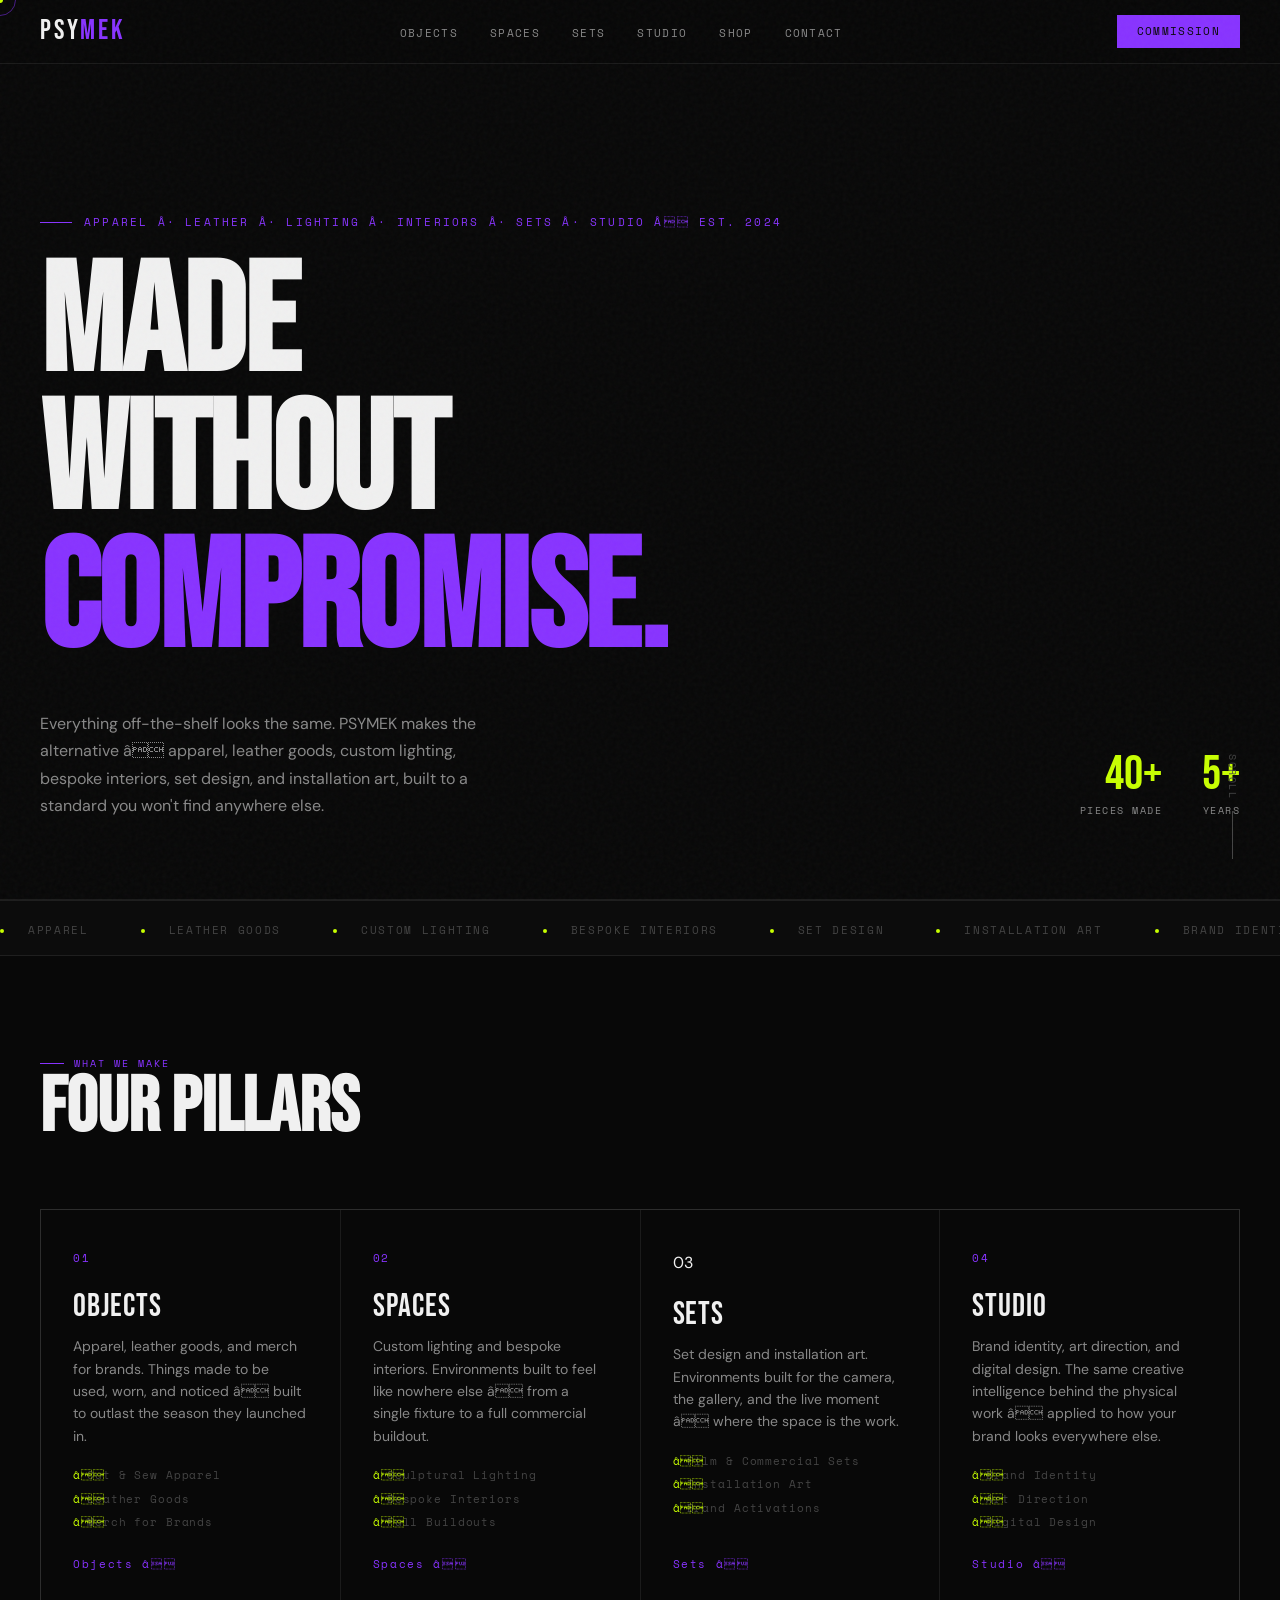
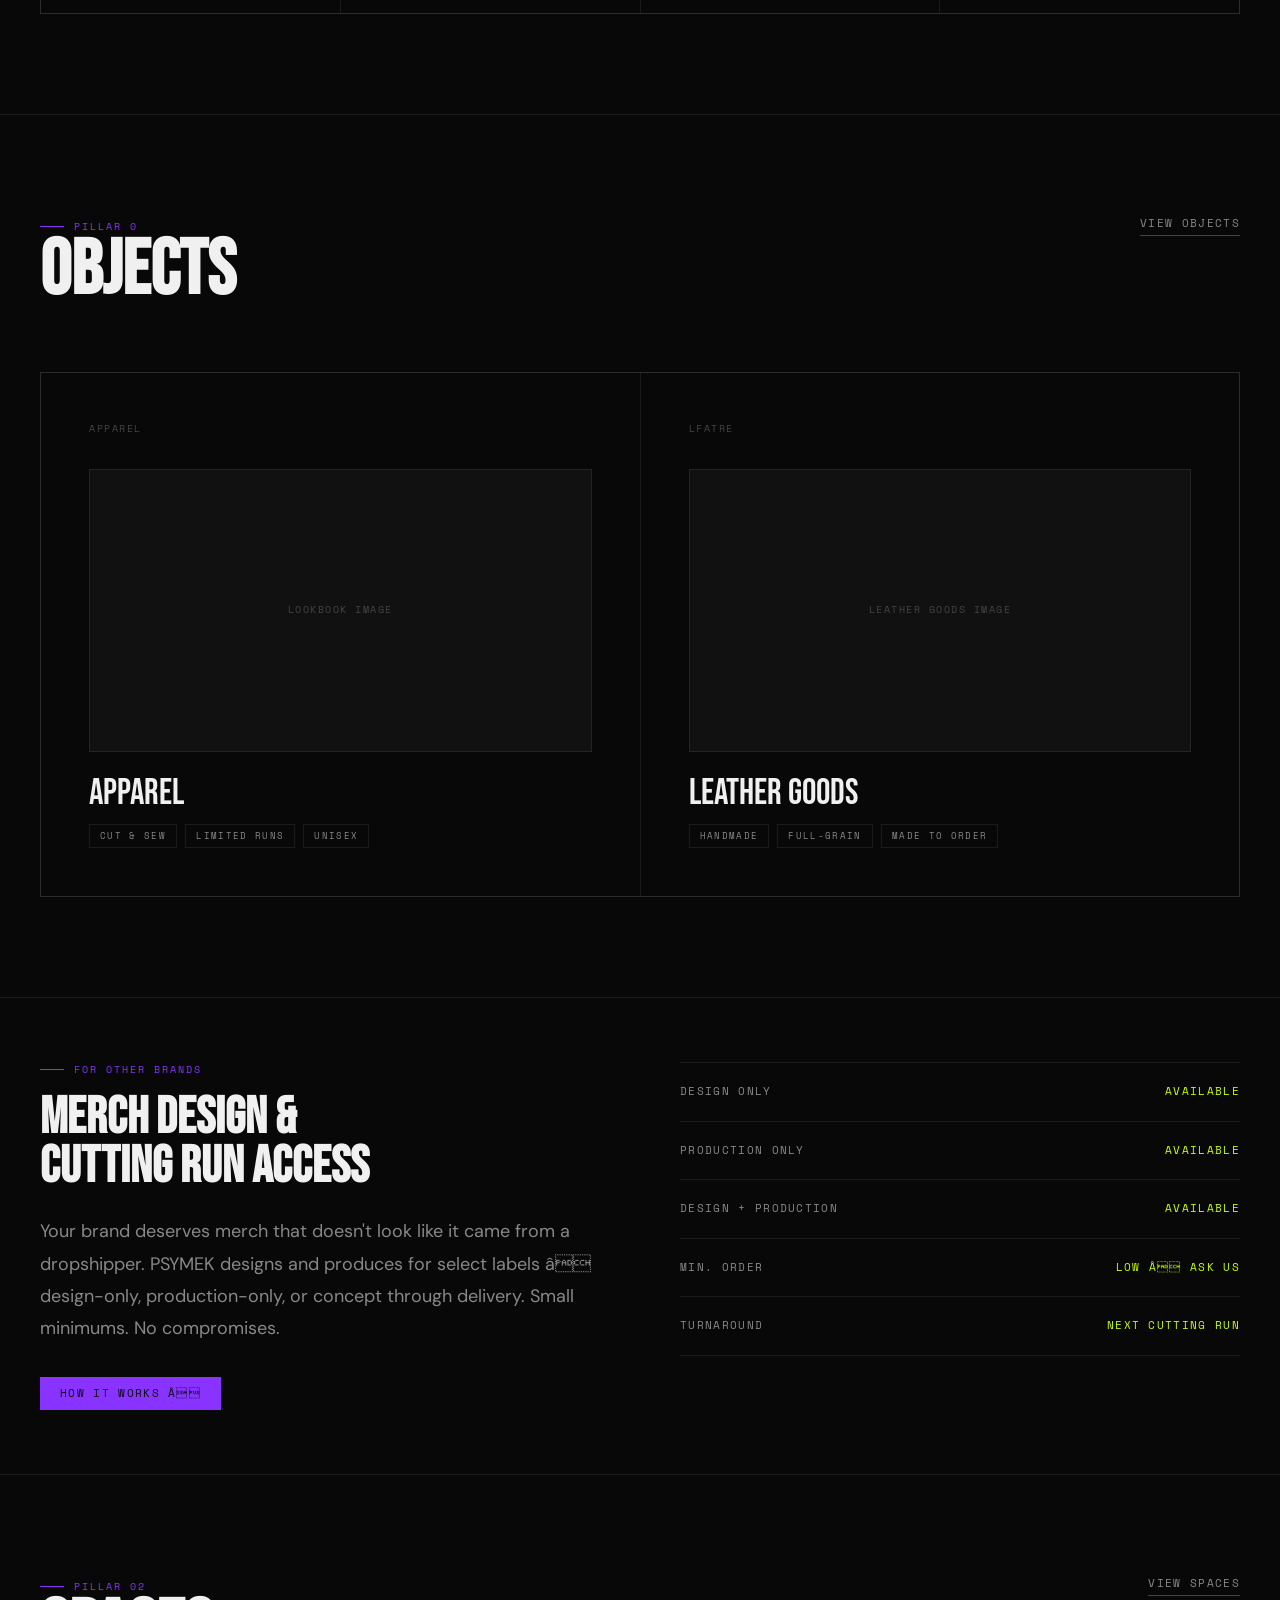
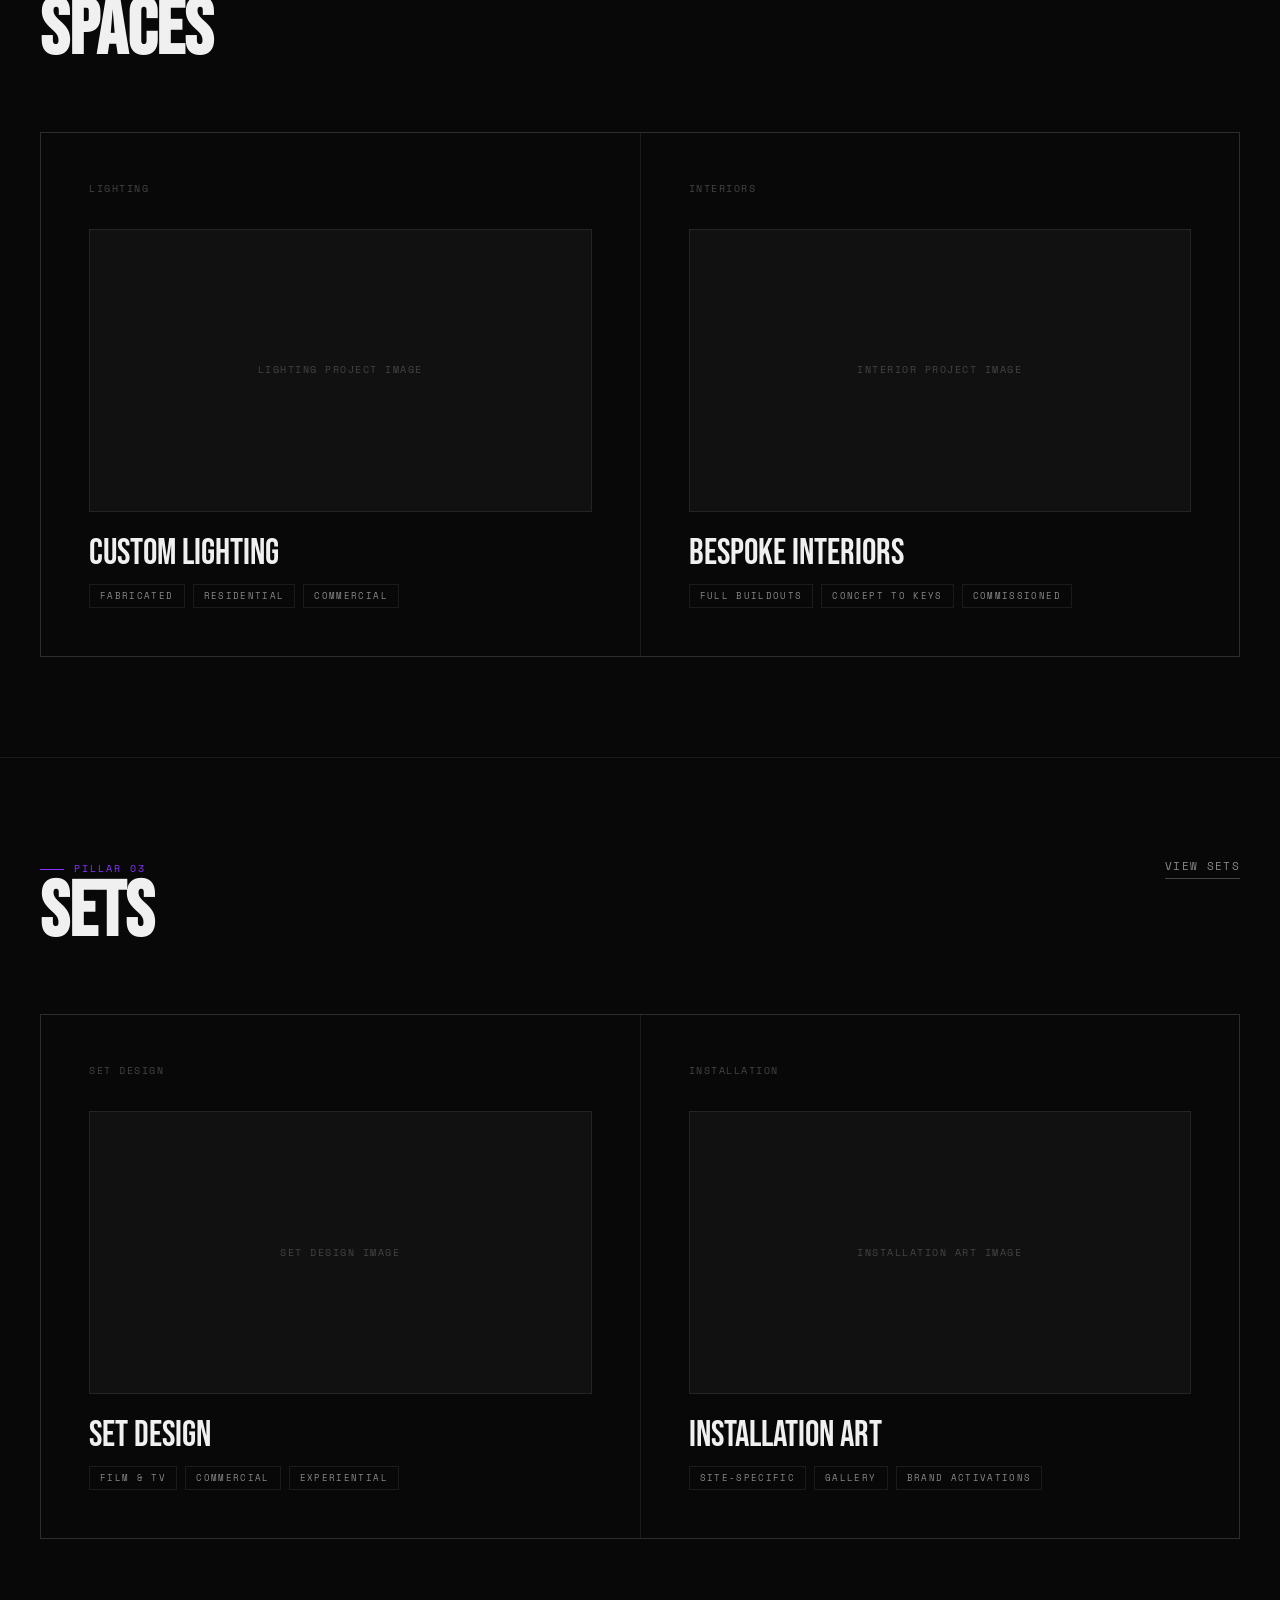
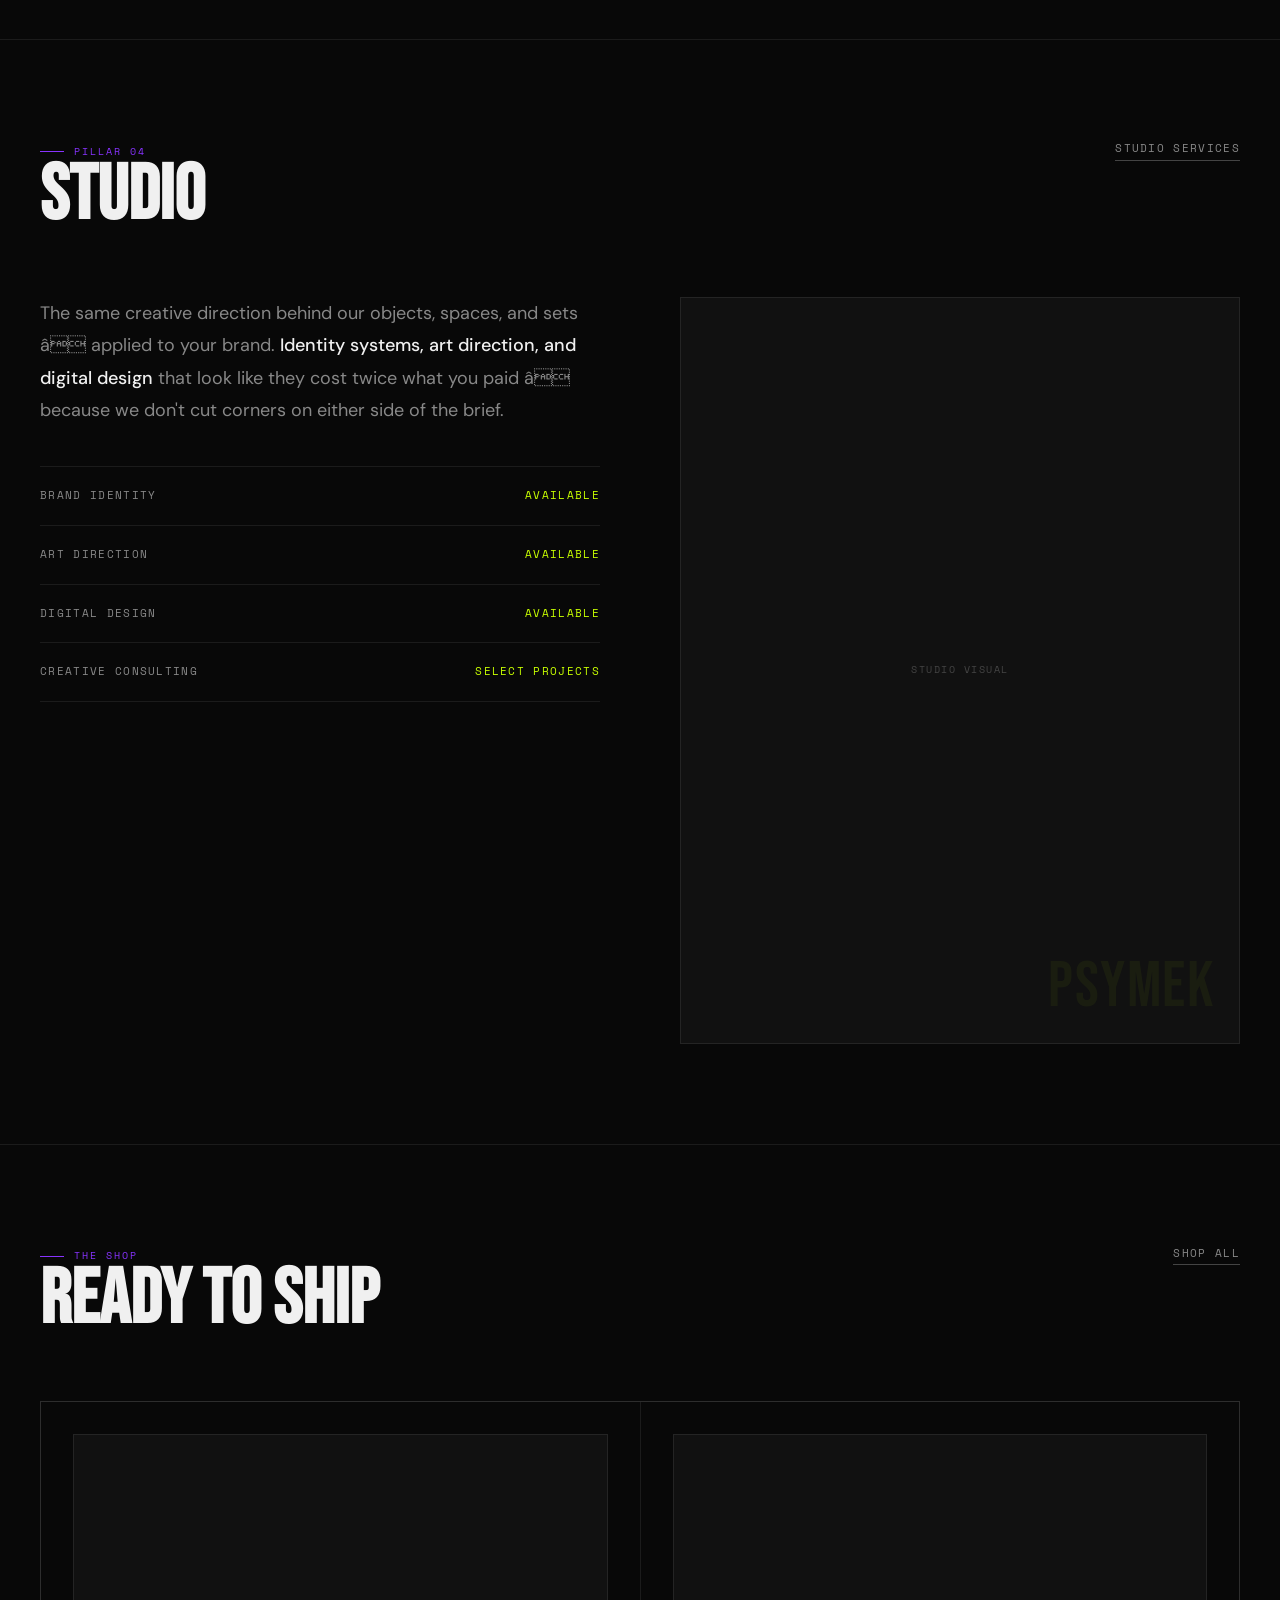
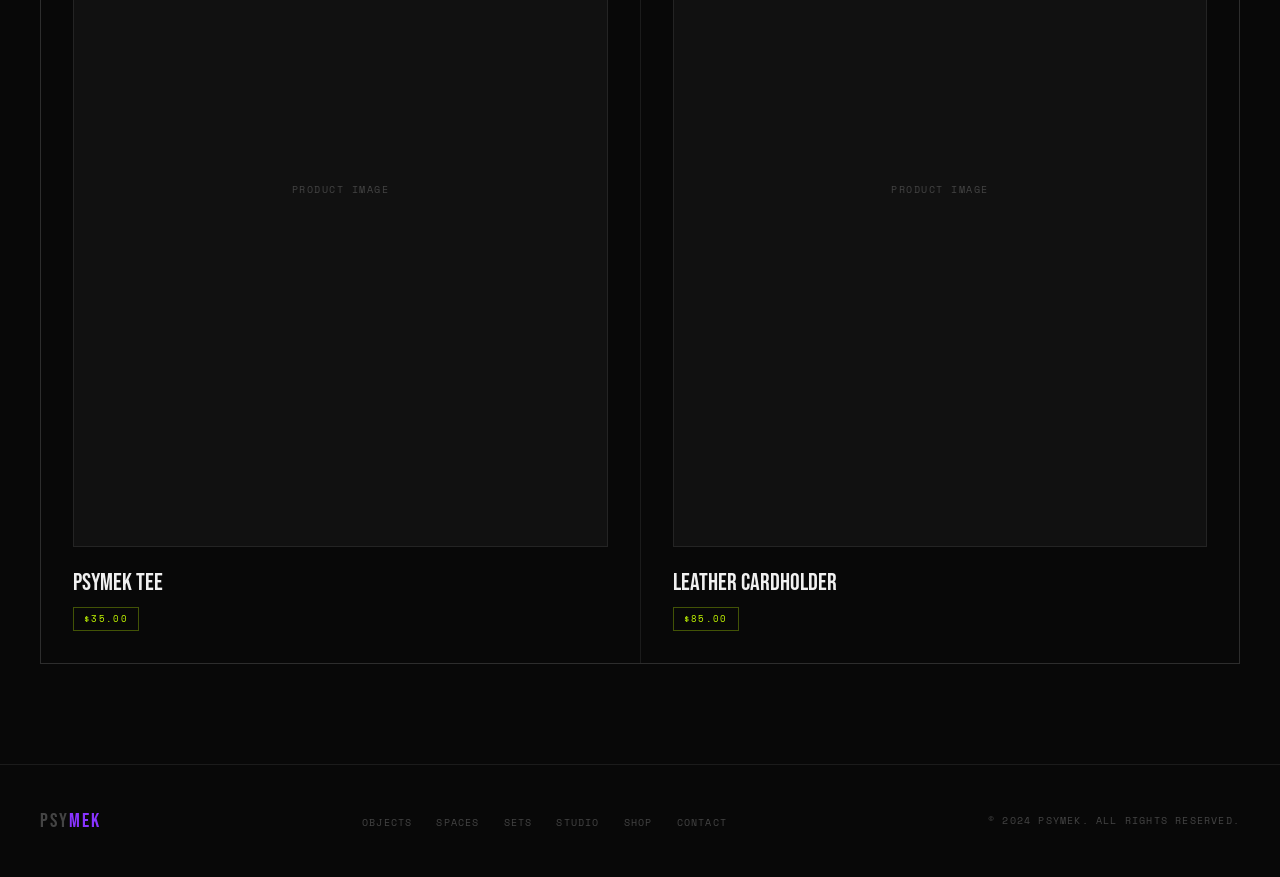
<file: index.html>
<!DOCTYPE html>
<html lang="en">
<head>
<meta charset="UTF-8">
<meta name="viewport" content="width=device-width, initial-scale=1.0">
<title>PSYMEK â Objects, Spaces, Sets & Studio</title>
<link rel="preconnect" href="https://fonts.googleapis.com">
<link rel="preconnect" href="https://fonts.gstatic.com" crossorigin>
<link rel="stylesheet" href="styles.css">
</head>
<body>

<div id="cursor-dot"></div>
<div id="cursor-ring"></div>

<nav>
  <a href="index.html" class="nav-logo">PSY<span>MEK</span></a>
  <ul class="nav-links">
    <li><a href="objects.html">Objects</a></li>
    <li><a href="spaces.html">Spaces</a></li>
    <li><a href="sets.html">Sets</a></li>
    <li><a href="studio.html">Studio</a></li>
    <li><a href="shop.html">Shop</a></li>
    <li><a href="contact.html">Contact</a></li>
  </ul>
  <button class="nav-hamburger" aria-label="Menu">
    <span></span><span></span><span></span>
  </button>
  <a href="contact.html" class="nav-cta">Commission</a>
</nav>

<!-- HERO -->
<section id="hero">
  <div class="hero-tag">Apparel Â· Leather Â· Lighting Â· Interiors Â· Sets Â· Studio â Est. 2024</div>
  <h1 class="hero-title">
    Made<br>
    Without<br>
    <span class="line-accent">Compromise.</span>
  </h1>
  <div class="hero-sub">
    <p class="hero-desc">Everything off-the-shelf looks the same. PSYMEK makes the alternative â apparel, leather goods, custom lighting, bespoke interiors, set design, and installation art, built to a standard you won't find anywhere else.</p>
    <div class="hero-stats">
      <div class="stat-item">
        <div class="stat-num">40+</div>
        <div class="stat-label">Pieces Made</div>
      </div>
      <div class="stat-item">
        <div class="stat-num">5+</div>
        <div class="stat-label">Years</div>
      </div>
    </div>
  </div>
  <div class="hero-scroll-hint">Scroll</div>
</section>

<!-- TICKER -->
<div class="ticker-wrap">
  <div class="ticker-inner">
    <span class="ticker-item"><span class="ticker-dot"></span>Apparel</span>
    <span class="ticker-item"><span class="ticker-dot"></span>Leather Goods</span>
    <span class="ticker-item"><span class="ticker-dot"></span>Custom Lighting</span>
    <span class="ticker-item"><span class="ticker-dot"></span>Bespoke Interiors</span>
    <span class="ticker-item"><span class="ticker-dot"></span>Set Design</span>
    <span class="ticker-item"><span class="ticker-dot"></span>Installation Art</span>
    <span class="ticker-item"><span class="ticker-dot"></span>Brand Identity</span>
    <span class="ticker-item"><span class="ticker-dot"></span>Art Direction</span>
    <span class="ticker-item"><span class="ticker-dot"></span>Apparel</span>
    <span class="ticker-item"><span class="ticker-dot"></span>Leather Goods</span>
    <span class="ticker-item"><span class="ticker-dot"></span>Custom Lighting</span>
    <span class="ticker-item"><span class="ticker-dot"></span>Bespoke Interiors</span>
    <span class="ticker-item"><span class="ticker-dot"></span>Set Design</span>
    <span class="ticker-item"><span class="ticker-dot"></span>Installation Art</span>
    <span class="ticker-item"><span class="ticker-dot"></span>Brand Identity</span>
    <span class="ticker-item"><span class="ticker-dot"></span>Art Direction</span>
  </div>
</div>

<!-- FOUR PILLARS -->
<section>
  <div class="section-header reveal">
    <div>
      <div class="section-label">What We Make</div>
      <h2 class="section-title">Four Pillars</h2>
    </div>
  </div>
  <div class="pillars-grid">
    <a href="objects.html" class="pillar-card reveal">
      <div class="pillar-num">01</div>
      <div class="pillar-body">
        <div class="pillar-title">Objects</div>
        <p class="pillar-desc">Apparel, leather goods, and merch for brands. Things made to be used, worn, and noticed â built to outlast the season they launched in.</p>
        <ul class="pillar-list">
          <li>Cut &amp; Sew Apparel</li>
          <li>Leather Goods</li>
          <li>Merch for Brands</li>
        </ul>
      </div>
      <div class="pillar-cta">Objects â</div>
    </a>
    <a href="spaces.html" class="pillar-card reveal">
      <div class="pillar-num">02</div>
      <div class="pillar-body">
        <div class="pillar-title">Spaces</div>
        <p class="pillar-desc">Custom lighting and bespoke interiors. Environments built to feel like nowhere else â from a single fixture to a full commercial buildout.</p>
        <ul class="pillar-list">
          <li>Sculptural Lighting</li>
          <li>Bespoke Interiors</li>
          <li>Full Buildouts</li>
        </ul>
      </div>
      <div class="pillar-cta">Spaces â</div>
    </a>
    <a href="sets.html" class="pillar-card reveal">
      <div clas="pillar-num">03</div>
      <div class="pillar-body">
        <div class="pillar-title">Sets</div>
        <p class="pillar-desc">Set design and installation art. Environments built for the camera, the gallery, and the live moment â where the space is the work.</p>
        <ul class="pillar-list">
          <li>Film &amp; Commercial Sets</li>
          <li>Installation Art</li>
          <li>Brand Activations</li>
        </ul>
      </div>
      <div class="pillar-cta">Sets â</div>
    </a>
    <a href="studio.html" class="pillar-card reveal">
      <div class="pillar-num">04</div>
      <div class="pillar-body">
        <div class="pillar-title">Studio</div>
        <p class="pillar-desc">Brand identity, art direction, and digital design. The same creative intelligence behind the physical work â applied to how your brand looks everywhere else.</p>
        <ul class="pillar-list">
          <li>Brand Identity</li>
          <li>Art Direction</li>
          <li>Digital Design</li>
        </ul>
      </div>
      <div class="pillar-cta">Studio â</div>
    </a>
  </div>
</section>

<!-- OBJECTS FEATURE -->
<section>
  <div class="section-header reveal">
    <div>
      <div class="section-label">Pillar 0</div>
      <h2 class="section-title">Objects</h2>
    </div>
    <a href="objects.html" class="section-link">View Objects</a>
  </div>
  <div class="featured-grid">
    <div class="work-item reveal">
      <div class="work-num">APPAREL</div>
      <div class="work-placeholder">Lookbook Image</div>
      <div class="work-title">Apparel</div>
      <div class="work-tags">
        <span class="tag">Cut &amp; Sew</span>
        <span class="tag">Limited Runs</span>
        <span class="tag">Unisex</span>
      </div>
    </div>
    <div class="work-item reveal">
      <div class="work-num">LFATRE</div>
      <div class="work-placeholder">Leather Goods Image</div>
      <div class="work-title">Leather Goods</div>
      <div class="work-tags">
        <span class="tag">Handmade</span>
        <span class="tag">Full-Grain</span>
        <span class="tag">Made to Order</span>
      </div>
    </div>
  </div>
</section>

<!-- BRAND MERCH CALLOUT -->
<section style="padding: 64px 40px;">
  <div class="about-grid reveal">
    <div>
      <div class="section-label" style="margin-bottom:16px;">For Other Brands</div>
      <h2 class="section-title" style="margin-bottom:24px; font-size: clamp(36px,4vw,64px);">Merch Design &amp;<br>Cutting Run Access</h2>
      <p class="about-body" style="margin-bottom:32px;">Your brand deserves merch that doesn't look like it came from a dropshipper. PSYMEK designs and produces for select labels â design-only, production-only, or concept through delivery. Small minimums. No compromises.</p>
      <a href="objects.html#brand-merch" class="nav-cta" style="display:inline-block; text-decoration:none;">How It Works â</a>
    </div>
    <div style="display:flex; flex-direction:column; gap:0; border-top:1px solid var(--border);">
      <div class="highlight-item"><span class="highlight-label">Design Only</span><span class="highlight-val">Available</span></div>
      <div class="highlight-item"><span class="highlight-label">Production Only</span><span class="highlight-val">Available</span></div>
      <div class="highlight-item"><span class="highlight-label">Design + Production</span><span class="highlight-val">Available</span></div>
      <div class="highlight-item"><span class="highlight-label">Min. Order</span><span class="highlight-val">Low â Ask Us</span></div>
      <div class="highlight-item"><span class="highlight-label">Turnaround</span><span class="highlight-val">Next Cutting Run</span></div>
    </div>
  </div>
</section>

<!-- SPACES FEATURE -->
<section>
  <div class="section-header reveal">
    <div>
      <div class="section-label">Pillar 02</div>
      <h2 class="section-title">Spaces</h2>
    </div>
    <a href="spaces.html" class="section-link">View Spaces</a>
  </div>
  <div class="featured-grid">
    <div class="work-item reveal">
      <div class="work-num">LIGHTING</div>
      <div class="work-placeholder">Lighting Project Image</div>
      <div class="work-title">Custom Lighting</div>
      <div class="work-tags">
        <span class="tag">Fabricated</span>
        <span class="tag">Residential</span>
        <span class="tag">Commercial</span>
      </div>
    </div>
    <div class="work-item reveal">
      <div class="work-num">INTERIORS</div>
      <div class="work-placeholder">Interior Project Image</div>
      <div class="work-title">Bespoke Interiors</div>
      <div class="work-tags">
        <span class="tag">Full Buildouts</span>
        <span class="tag">Concept to Keys</span>
        <span class="tag">Commissioned</span>
      </div>
    </div>
  </div>
</section>

<!-- SETS FEATURE -->
<section>
  <div class="section-header reveal">
    <div>
      <div class="section-label">Pillar 03</div>
      <h2 class="section-title">Sets</h2>
    </div>
    <a href="sets.html" class="section-link">View Sets</a>
  </div>
  <div class="featured-grid">
    <div class="work-item reveal">
      <div class="work-num">SET DESIGN</div>
      <div class="work-placeholder">Set Design Image</div>
      <div class="work-title">Set Design</div>
      <div class="work-tags">
        <span class="tag">Film &amp; TV</span>
        <span class="tag">Commercial</span>
        <span class="tag">Experiential</span>
      </div>
    </div>
    <div class="work-item reveal">
      <div class="work-num">INSTALLATION</div>
      <div class="work-placeholder">Installation Art Image</div>
      <div class="work-title">Installation Art</div>
      <div class="work-tags">
        <span class="tag">Site-Specific</span>
        <span class="tag">Gallery</span>
        <span class="tag">Brand Activations</span>
      </div>
    </div>
  </div>
</section>

<!-- STUDIO CALLOUT -->
<section>
  <div class="section-header reveal">
    <div>
      <div class="section-label">Pillar 04</div>
      <h2 class="section-title">Studio</h2>
    </div>
    <a href="studio.html" class="section-link">Studio Services</a>
  </div>
  <div class="about-grid reveal">
    <div>
      <p class="about-body">The same creative direction behind our objects, spaces, and sets â applied to your brand. <strong>Identity systems, art direction, and digital design</strong> that look like they cost twice what you paid â because we don't cut corners on either side of the brief.</p>
      <div class="about-highlights">
        <div class="highlight-item"><span class="highlight-label">Brand Identity</span><span class="highlight-val">Available</span></div>
        <div class="highlight-item"><span class="highlight-label">Art Direction</span><span class="highlight-val">Available</span></div>
        <div class="highlight-item"><span class="highlight-label">Digital Design</span><span class="highlight-val">Available</span></div>
        <div class="highlight-item"><span class="highlight-label">Creative Consulting</span><span class="highlight-val">Select Projects</span></div>
      </div>
    </div>
    <div class="about-visual">Studio Visual</div>
  </div>
</section>

<!-- SHOP TEASER -->
<section>
  <div class="section-header reveal">
    <div>
      <div class="section-label">The Shop</div>
      <h2 class="section-title">Ready to Ship</h2>
    </div>
    <a href="shop.html" class="section-link">Shop All</a>
  </div>
  <div class="featured-grid">
    <div class="work-item reveal" style="padding: 32px;">
      <div class="work-placeholder" style="aspect-ratio:3/4;">Product Image</div>
      <div class="work-title" style="font-size:24px; margin-top:16px;">PSYMEK Tee</div>
      <div class="work-tags"><span class="tag" style="color:var(--accent-2); border-color:var(--border-accent-2);">$35.00</span></div>
    </div>
    <div class="work-item reveal" style="padding: 32px;">
      <div class="work-placeholder" style="aspect-ratio:3/4;">Product Image</div>
      <div class="work-title" style="font-size:24px; margin-top:16px;">Leather Cardholder</div>
      <div class="work-tags"><span class="tag" style="color:var(--accent-2); border-color:var(--border-accent-2);">$85.00</span></div>
    </div>
  </div>
</section>

<!-- FOOTER -->
<footer>
  <div class="footer-logo">PSY<span>MEK</span></div>
  <ul class="footer-links">
    <li><a href="objects.html">Objects</a></li>
    <li><a href="spaces.html">Spaces</a></li>
    <li><a href="sets.html">Sets</a></li>
    <li><a href="studio.html">Studio</a></li>
    <li><a href="shop.html">Shop</a></li>
    <li><a href="contact.html">Contact</a></li>
  </ul>
  <div class="footer-copy">&copy; 2024 PSYMEK. All rights reserved.</div>
</footer>

<script>
if (window.matchMedia('(hover: hover) and (pointer: fine)').matches) {
  const dot = document.getElementById('cursor-dot');
  const ring = document.getElementById('cursor-ring');
  let mx = 0, my = 0, rx = 0, ry = 0;
  document.addEventListener('mousemove', e => { mx = e.clientX; my = e.clientY; ring.style.left = mx+'px'; ring.style.top = my+'px'; });
  function animateDot() { rx += (mx-rx)*0.12; ry += (my-ry)*0.12; dot.style.left = rx+'px'; dot.style.top = ry+'px'; requestAnimationFrame(animateDot); }
  animateDot();
  document.querySelectorAll('a, button, .work-item, .pillar-card').forEach(el => {
    el.addEventListener('mouseenter', () => document.body.classList.add('cursor-hover'));
    el.addEventListener('mouseleave', () => document.body.classList.remove('cursor-hover'));
  });
}
const ham = document.querySelector('.nav-hamburger');
const nav = document.querySelector('.nav-links');
ham.addEventListener('click', () => { ham.classList.toggle('open'); nav.classList.toggle('open'); });
const observer = new IntersectionObserver(entries => entries.forEach(e => { if (e.isIntersecting) e.target.classList.add('visible'); }), { threshold: 0.1 });
document.querySelectorAll('.reveal').forEach(el => observer.observe(el));
</script>
</body>
</html>
</file>
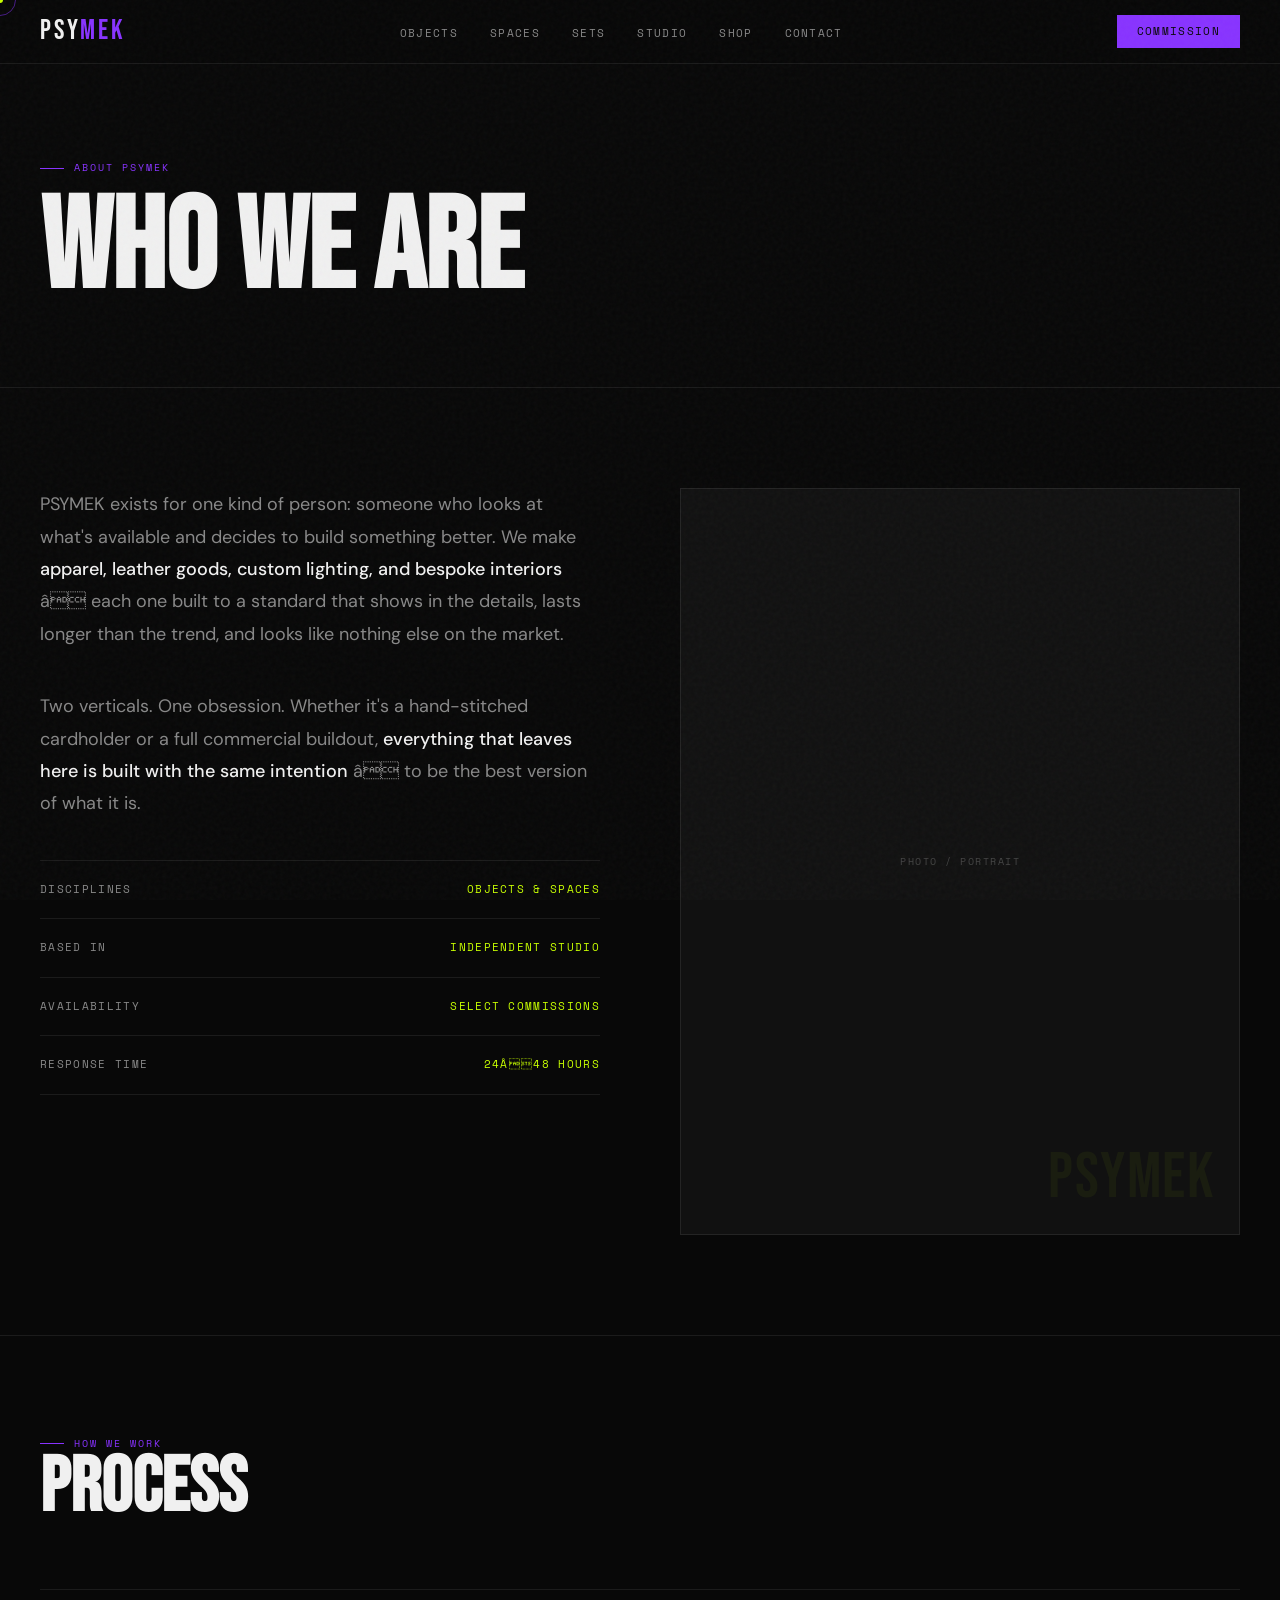
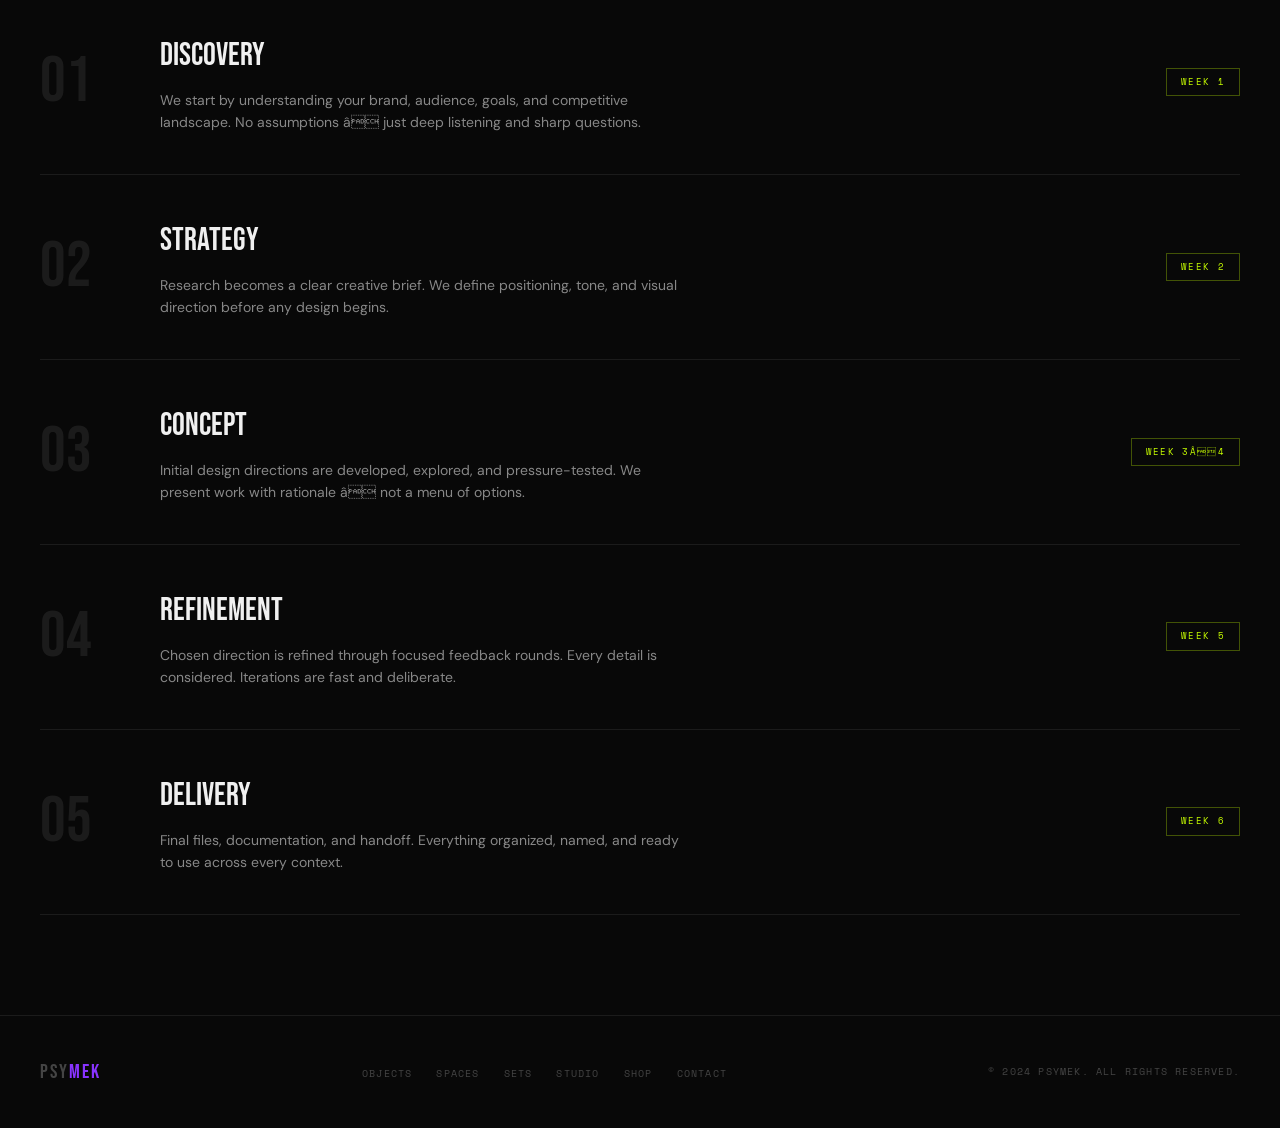
<file: about.html>
<!DOCTYPE html>
<html lang="en">
<head>
<meta charset="UTF-8">
<meta name="viewport" content="width=device-width, initial-scale=1.0">
<title>About â PSYMEK</title>
<link rel="preconnect" href="https://fonts.googleapis.com">
<link rel="preconnect" href="https://fonts.gstatic.com" crossorigin>
<link rel="stylesheet" href="styles.css">
</head>
<body>

<div id="cursor-dot"></div>
<div id="cursor-ring"></div>

<nav>
  <a href="index.html" class="nav-logo">PSY<span>MEK</span></a>
  <ul class="nav-links">
    <li><a href="objects.html">Objects</a></li>
    <li><a href="spaces.html">Spaces</a></li>
    <li><a href="sets.html">Sets</a></li>
    <li><a href="studio.html">Studio</a></li>
    <li><a href="shop.html">Shop</a></li>
    <li><a href="contact.html">Contact</a></li>
  </ul>
  <button class="nav-hamburger" aria-label="Menu">
    <span></span><span></span><span></span>
  </button>
  <a href="contact.html" class="nav-cta">Commission</a>
</nav>

<div class="page-header">
  <div class="page-header-label">About PSYMEK</div>
  <h1 class="page-header-title">Who We Are</h1>
</div>

<!-- ABOUT -->
<section>
  <div class="about-grid">
    <div class="reveal">
      <p class="about-body">
        PSYMEK exists for one kind of person: someone who looks at what's available and decides to build something better. We make <strong>apparel, leather goods, custom lighting, and bespoke interiors</strong> â each one built to a standard that shows in the details, lasts longer than the trend, and looks like nothing else on the market.
      </p>
      <p class="about-body">
        Two verticals. One obsession. Whether it's a hand-stitched cardholder or a full commercial buildout, <strong>everything that leaves here is built with the same intention</strong> â to be the best version of what it is.
      </p>
      <div class="about-highlights">
        <div class="highlight-item"><span class="highlight-label">Disciplines</span><span class="highlight-val">Objects & Spaces</span></div>
        <div class="highlight-item"><span class="highlight-label">Based In</span><span class="highlight-val">Independent Studio</span></div>
        <div class="highlight-item"><span class="highlight-label">Availability</span><span class="highlight-val">Select Commissions</span></div>
        <div class="highlight-item"><span class="highlight-label">Response Time</span><span class="highlight-val">24â48 Hours</span></div>
      </div>
    </div>
    <div class="reveal">
      <div class="about-visual">Photo / Portrait</div>
    </div>
  </div>
</section>

<!-- PROCESS -->
<section>
  <div class="section-header reveal">
    <div>
      <div class="section-label">How We Work</div>
      <h2 class="section-title">Process</h2>
    </div>
  </div>
  <div class="process-steps">
    <div class="process-step reveal">
      <div class="step-num">01</div>
      <div class="step-content">
        <div class="step-title">Discovery</div>
        <p class="step-desc">We start by understanding your brand, audience, goals, and competitive landscape. No assumptions â just deep listening and sharp questions.</p>
      </div>
      <span class="step-tag">Week 1</span>
    </div>
    <div class="process-step reveal">
      <div class="step-num">02</div>
      <div class="step-content">
        <div class="step-title">Strategy</div>
        <p class="step-desc">Research becomes a clear creative brief. We define positioning, tone, and visual direction before any design begins.</p>
      </div>
      <span class="step-tag">Week 2</span>
    </div>
    <div class="process-step reveal">
      <div class="step-num">03</div>
      <div class="step-content">
        <div class="step-title">Concept</div>
        <p class="step-desc">Initial design directions are developed, explored, and pressure-tested. We present work with rationale â not a menu of options.</p>
      </div>
      <span class="step-tag">Week 3â4</span>
    </div>
    <div class="process-step reveal">
      <div class="step-num">04</div>
      <div class="step-content">
        <div class="step-title">Refinement</div>
        <p class="step-desc">Chosen direction is refined through focused feedback rounds. Every detail is considered. Iterations are fast and deliberate.</p>
      </div>
      <span class="step-tag">Week 5</span>
    </div>
    <div class="process-step reveal">
      <div class="step-num">05</div>
      <div class="step-content">
        <div class="step-title">Delivery</div>
        <p class="step-desc">Final files, documentation, and handoff. Everything organized, named, and ready to use across every context.</p>
      </div>
      <span class="step-tag">Week 6</span>
    </div>
  </div>
</section>

<footer>
  <div class="footer-logo">PSY<span>MEK</span></div>
  <ul class="footer-links">
    <li><a href="objects.html">Objects</a></li>
    <li><a href="spaces.html">Spaces</a></li>
    <li><a href="sets.html">Sets</a></li>
    <li><a href="studio.html">Studio</a></li>
    <li><a href="shop.html">Shop</a></li>
    <li><a href="contact.html">Contact</a></li>
  </ul>
  <div class="footer-copy">&copy; 2024 PSYMEK. All rights reserved.</div>
</footer>

<script>
if (window.matchMedia('(hover: hover) and (pointer: fine)').matches) {
  const dot = document.getElementById('cursor-dot'); const ring = document.getElementById('cursor-ring');
  let mx = 0, my = 0, rx = 0, ry = 0;
  document.addEventListener('mousemove', e => { mx = e.clientX; my = e.clientY; ring.style.left = mx+'px'; ring.style.top = my+'px'; });
  function animateDot() { rx += (mx-rx)*0.12; ry += (my-ry)*0.12; dot.style.left = rx+'px'; dot.style.top = ry+'px'; requestAnimationFrame(animateDot); }
  animateDot();
  document.querySelectorAll('a, button').forEach(el => { el.addEventListener('mouseenter', () => document.body.classList.add('cursor-hover')); el.addEventListener('mouseleave', () => document.body.classList.remove('cursor-hover')); });
}
const ham = document.querySelector('.nav-hamburger'); const nav = document.querySelector('.nav-links');
ham.addEventListener('click', () => { ham.classList.toggle('open'); nav.classList.toggle('open'); });
const observer = new IntersectionObserver(entries => entries.forEach(e => { if (e.isIntersecting) e.target.classList.add('visible'); }), { threshold: 0.1 });
document.querySelectorAll('.reveal').forEach(el => observer.observe(el));
</script>
</body>
</html>
</file>
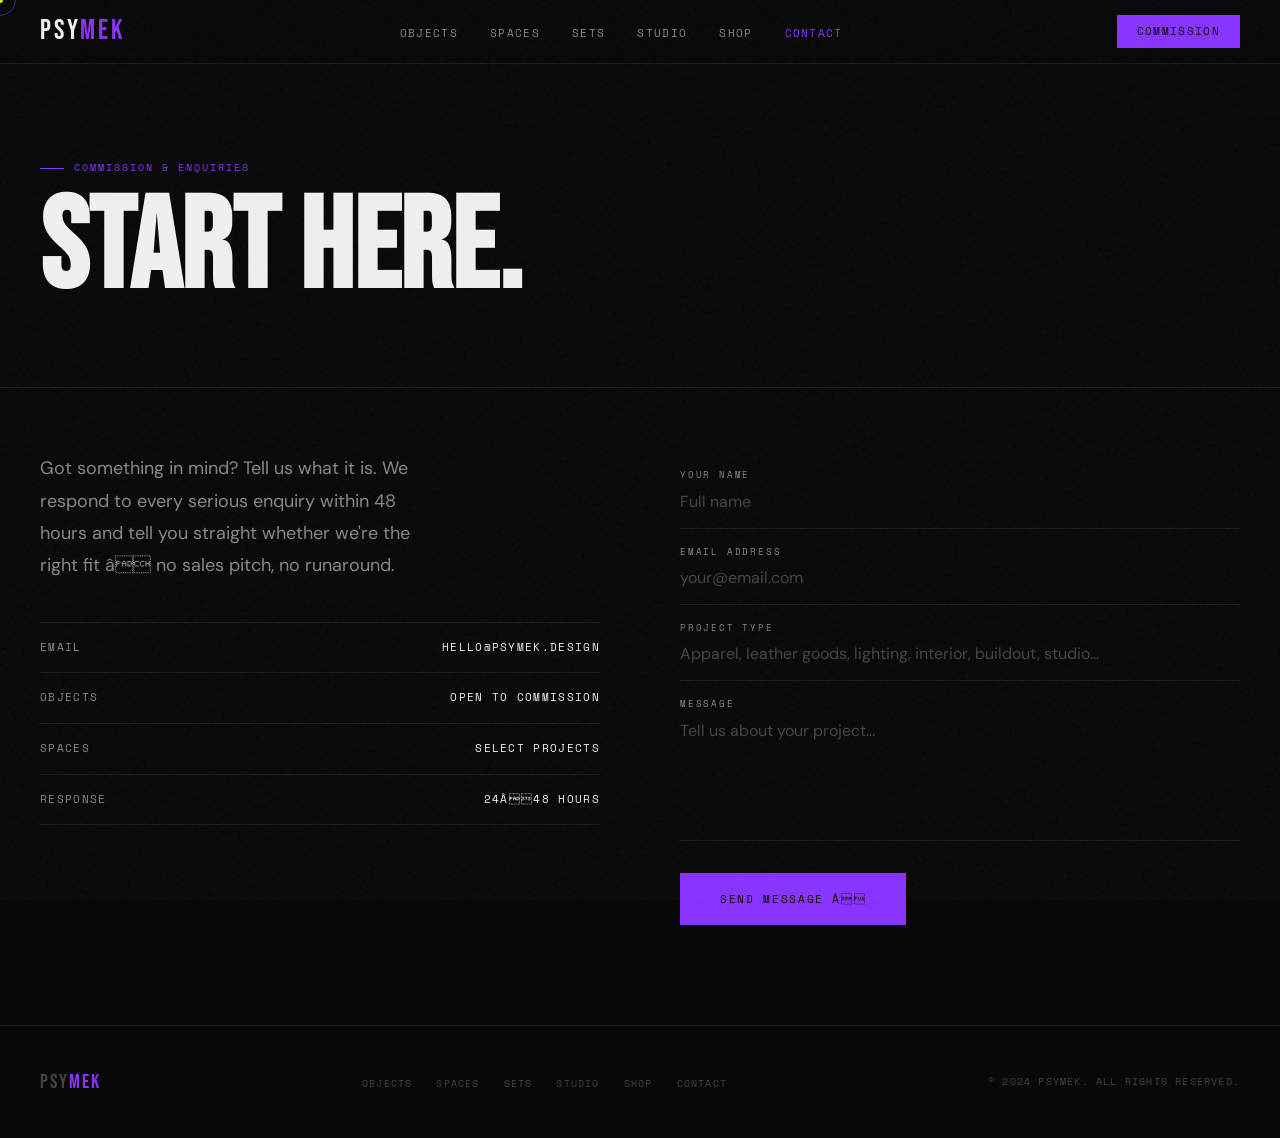
<file: contact.html>
<!DOCTYPE html>
<html lang="en">
<head>
<meta charset="UTF-8">
<meta name="viewport" content="width=device-width, initial-scale=1.0">
<title>Contact â PSYMEK</title>
<link rel="preconnect" href="https://fonts.googleapis.com">
<link rel="preconnect" href="https://fonts.gstatic.com" crossorigin>
<link rel="stylesheet" href="styles.css">
</head>
<body>

<div id="cursor-dot"></div>
<div id="cursor-ring"></div>

<nav>
  <a href="index.html" class="nav-logo">PSY<span>MEK</span></a>
  <ul class="nav-links">
    <li><a href="objects.html">Objects</a></li>
    <li><a href="spaces.html">Spaces</a></li>
    <li><a href="sets.html">Sets</a></li>
    <li><a href="studio.html">Studio</a></li>
    <li><a href="shop.html">Shop</a></li>
    <li><a href="contact.html" class="active">Contact</a></li>
  </ul>
  <button class="nav-hamburger" aria-label="Menu">
    <span></span><span></span><span></span>
  </button>
  <a href="contact.html" class="nav-cta">Commission</a>
</nav>

<div class="page-header">
  <div class="page-header-label">Commission & Enquiries</div>
  <h1 class="page-header-title">Start Here.</h1>
</div>

<section style="padding-top: 64px;">
  <div class="contact-wrap">
    <div class="reveal">
      <p class="contact-desc">Got something in mind? Tell us what it is. We respond to every serious enquiry within 48 hours and tell you straight whether we're the right fit â no sales pitch, no runaround.</p>
      <div class="contact-detail">
        <div class="contact-row"><span class="contact-row-label">Email</span><span class="contact-row-val">hello@psymek.design</span></div>
        <div class="contact-row"><span class="contact-row-label">Objects</span><span class="contact-row-val">Open to Commission</span></div>
        <div class="contact-row"><span class="contact-row-label">Spaces</span><span class="contact-row-val">Select Projects</span></div>
        <div class="contact-row"><span class="contact-row-label">Response</span><span class="contact-row-val">24â48 Hours</span></div>
      </div>
    </div>
    <div class="reveal">
      <form class="contact-form" action="https://formspree.io/f/YOUR_FORM_ID" method="POST">
        <div class="form-group">
          <label class="form-label">Your Name</label>
          <input class="form-input" type="text" name="name" placeholder="Full name" required>
        </div>
        <div class="form-group">
          <label class="form-label">Email Address</label>
          <input class="form-input" type="email" name="email" placeholder="your@email.com" required>
        </div>
        <div class="form-group">
          <label class="form-label">Project Type</label>
          <input class="form-input" type="text" name="project_type" placeholder="Apparel, leather goods, lighting, interior, buildout, studio...">
        </div>
        <div class="form-group">
          <label class="form-label">Message</label>
          <textarea class="form-textarea" name="message" placeholder="Tell us about your project..." required></textarea>
        </div>
        <button type="submit" class="form-submit">Send Message â</button>
      </form>
    </div>
  </div>
</section>

<footer>
  <div class="footer-logo">PSY<span>MEK</span></div>
  <ul class="footer-links">
    <li><a href="objects.html">Objects</a></li>
    <li><a href="spaces.html">Spaces</a></li>
    <li><a href="sets.html">Sets</a></li>
    <li><a href="studio.html">Studio</a></li>
    <li><a href="shop.html">Shop</a></li>
    <li><a href="contact.html">Contact</a></li>
  </ul>
  <div class="footer-copy">&copy; 2024 PSYMEK. All rights reserved.</div>
</footer>

<script>
if (window.matchMedia('(hover: hover) and (pointer: fine)').matches) {
  const dot = document.getElementById('cursor-dot'); const ring = document.getElementById('cursor-ring');
  let mx = 0, my = 0, rx = 0, ry = 0;
  document.addEventListener('mousemove', e => { mx = e.clientX; my = e.clientY; ring.style.left = mx+'px'; ring.style.top = my+'px'; });
  function animateDot() { rx += (mx-rx)*0.12; ry += (my-ry)*0.12; dot.style.left = rx+'px'; dot.style.top = ry+'px'; requestAnimationFrame(animateDot); }
  animateDot();
  document.querySelectorAll('a, button').forEach(el => { el.addEventListener('mouseenter', () => document.body.classList.add('cursor-hover')); el.addEventListener('mouseleave', () => document.body.classList.remove('cursor-hover')); });
}
const ham = document.querySelector('.nav-hamburger'); const nav = document.querySelector('.nav-links');
ham.addEventListener('click', () => { ham.classList.toggle('open'); nav.classList.toggle('open'); });
const observer = new IntersectionObserver(entries => entries.forEach(e => { if (e.isIntersecting) e.target.classList.add('visible'); }), { threshold: 0.1 });
document.querySelectorAll('.reveal').forEach(el => observer.observe(el));
</script>
</body>
</html>
</file>
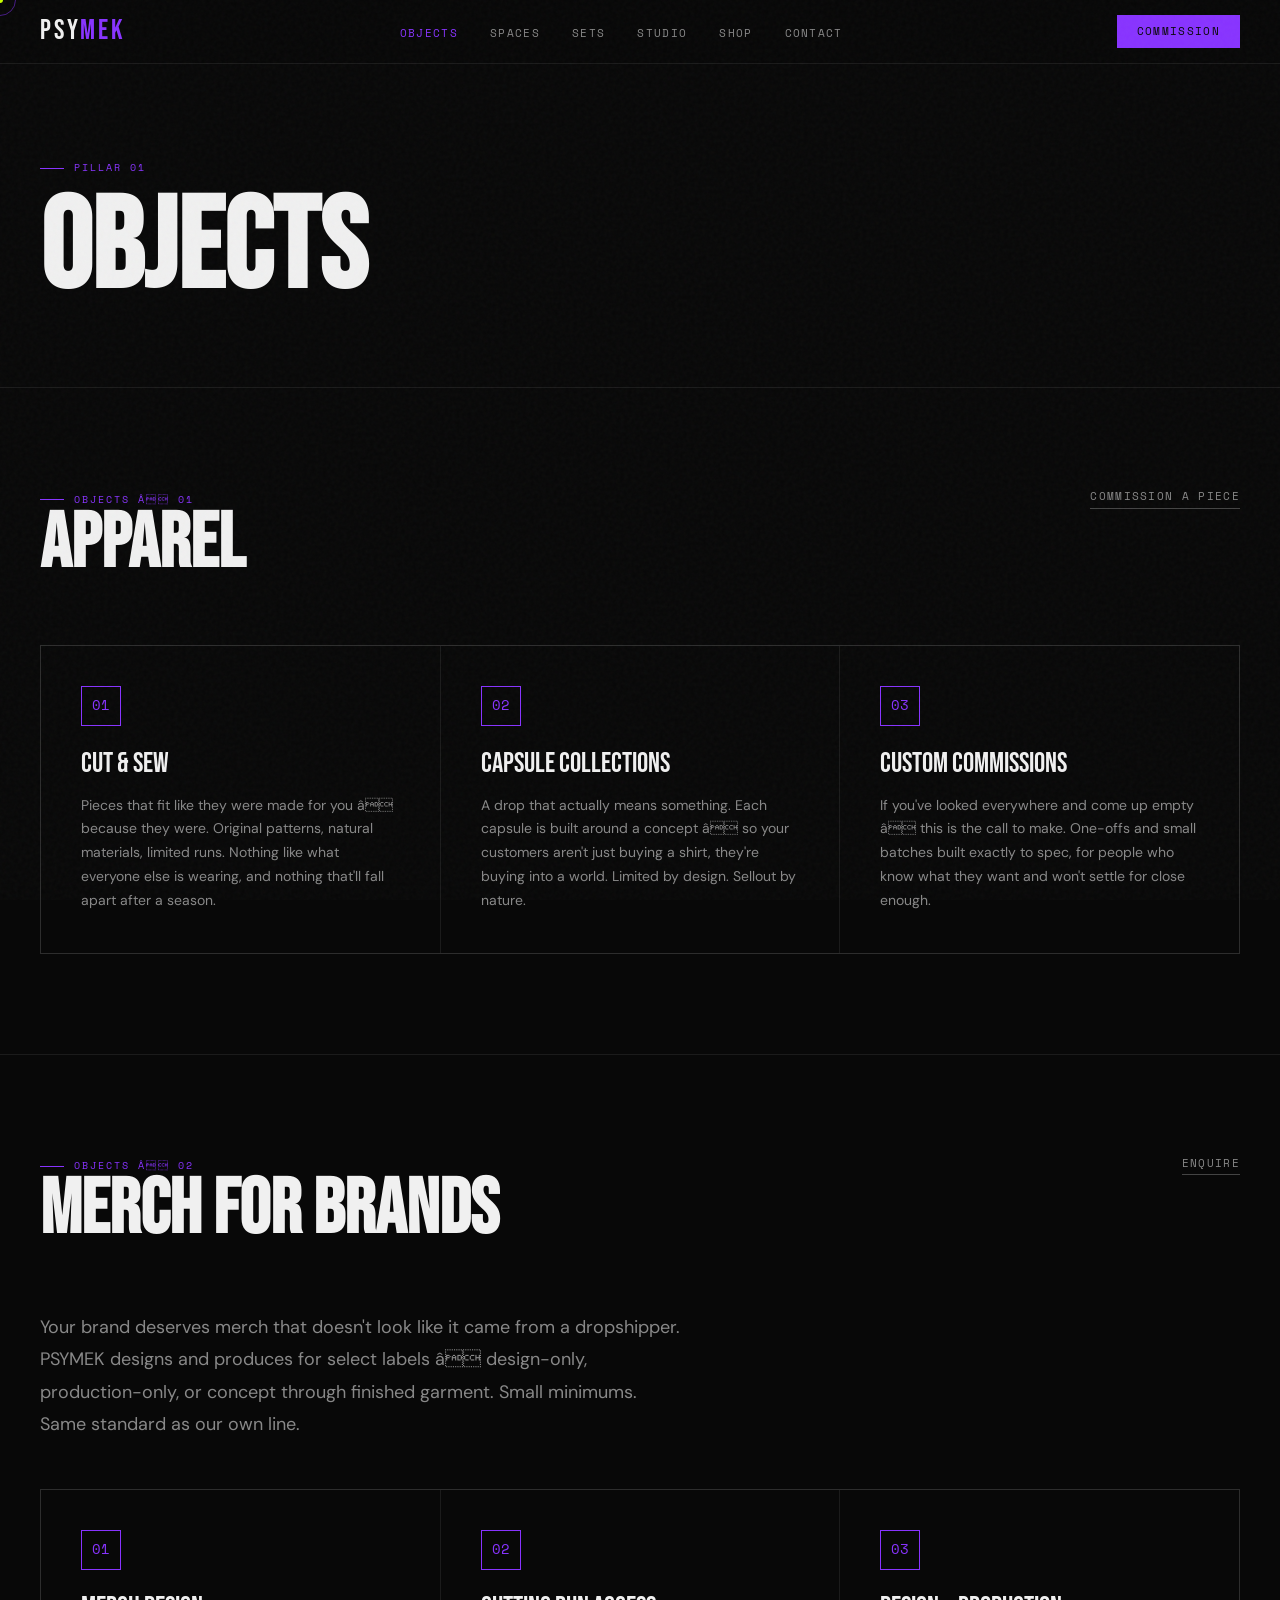
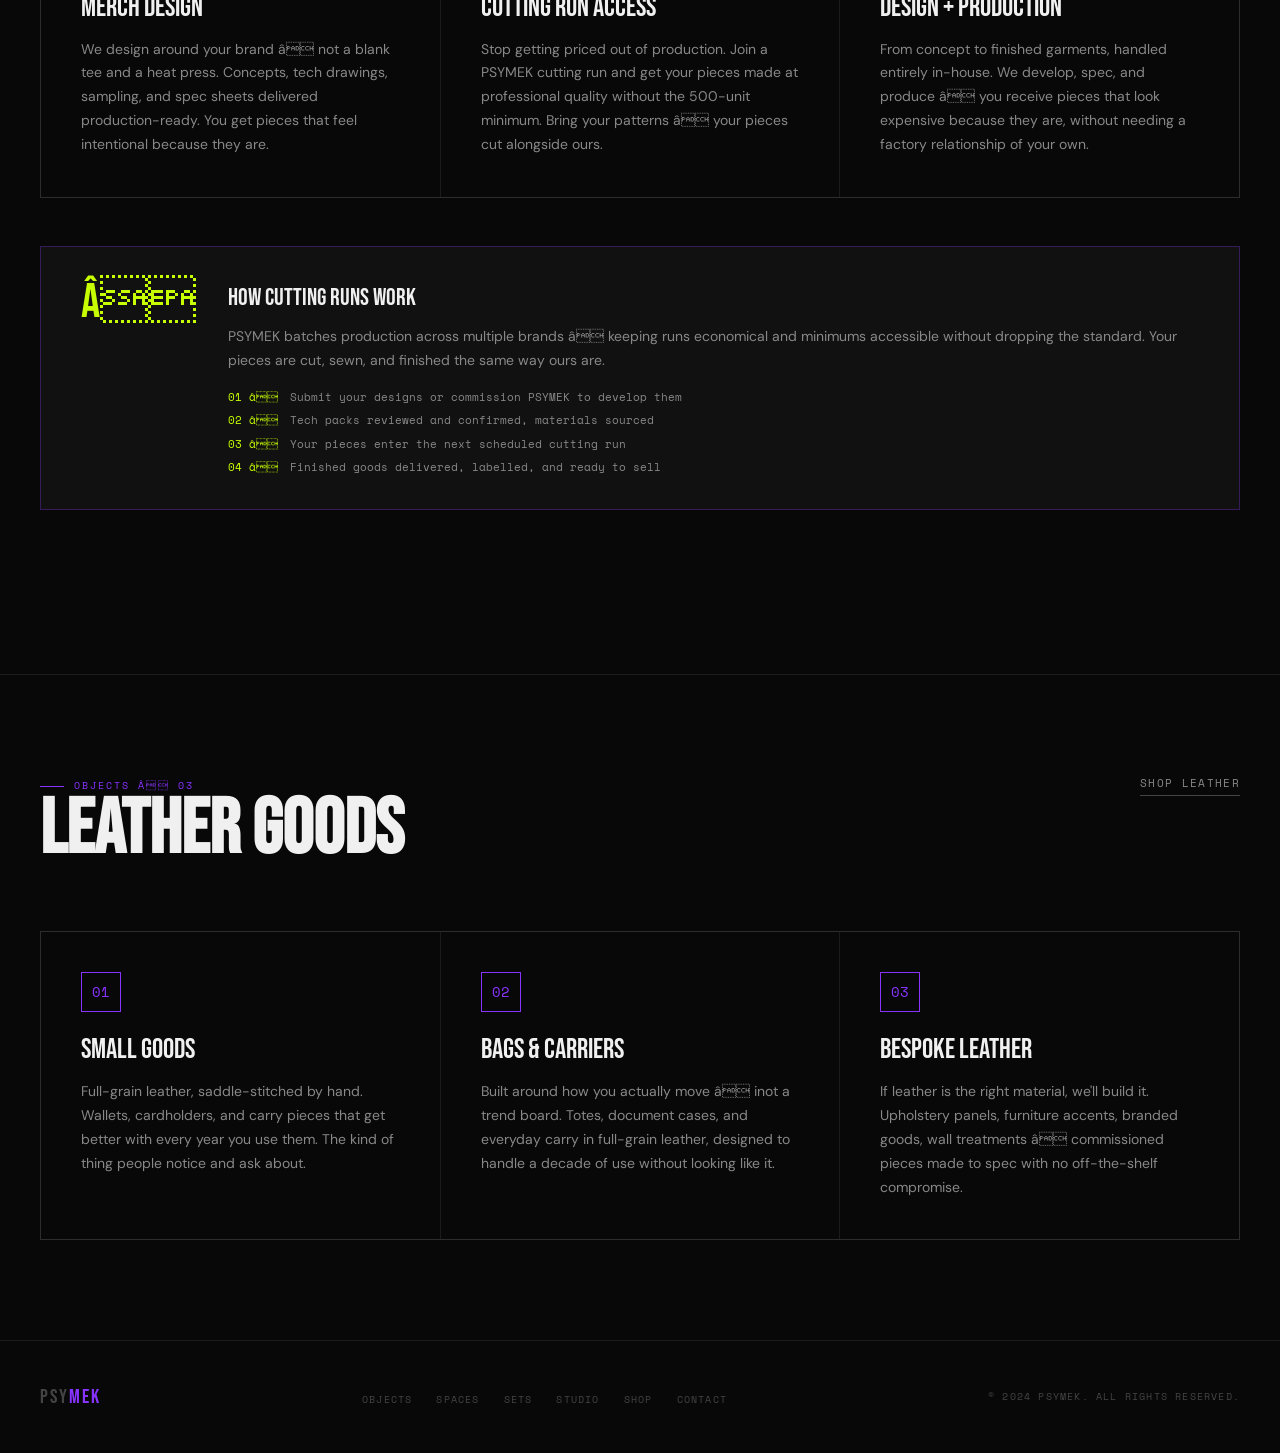
<file: objects.html>
<!DOCTYPE html>
<html lang="en">
<head>
<meta charset="UTF-8">
<meta name="viewport" content="width=device-width, initial-scale=1.0">
<title>Objects â PSYMEK</title>
<link rel="preconnect" href="https://fonts.googleapis.com">
<link rel="preconnect" href="https://fonts.gstatic.com" crossorigin>
<link rel="stylesheet" href="styles.css">
</head>
<body>

<div id="cursor-dot"></div>
<div id="cursor-ring"></div>

<nav>
  <a href="index.html" class="nav-logo">PSY<span>MEK</span></a>
  <ul class="nav-links">
    <li><a href="objects.html" class="active">Objects</a></li>
    <li><a href="spaces.html">Spaces</a></li>
    <li><a href="sets.html">Sets</a></li>
    <li><a href="studio.html">Studio</a></li>
    <li><a href="shop.html">Shop</a></li>
    <li><a href="contact.html">Contact</a></li>
  </ul>
  <button class="nav-hamburger" aria-label="Menu">
    <span></span><span></span><span></span>
  </button>
  <a href="contact.html" class="nav-cta">Commission</a>
</nav>

<div class="page-header">
  <div class="page-header-label">Pillar 01</div>
  <h1 class="page-header-title">Objects</h1>
</div>

<!-- APPAREL -->
<section>
  <div class="section-header reveal">
    <div>
      <div class="section-label">Objects â 01</div>
      <h2 class="section-title">Apparel</h2>
    </div>
    <a href="contact.html" class="section-link">Commission a Piece</a>
  </div>
  <div class="services-grid">
    <div class="service-card reveal">
      <div class="service-icon">01</div>
      <div class="service-title">Cut &amp; Sew</div>
      <div class="service-desc">Pieces that fit like they were made for you â because they were. Original patterns, natural materials, limited runs. Nothing like what everyone else is wearing, and nothing that'll fall apart after a season.</div>
    </div>
    <div class="service-card reveal">
      <div class="service-icon">02</div>
      <div class="service-title">Capsule Collections</div>
      <div class="service-desc">A drop that actually means something. Each capsule is built around a concept â so your customers aren't just buying a shirt, they're buying into a world. Limited by design. Sellout by nature.</div>
    </div>
    <div class="service-card reveal">
      <div class="service-icon">03</div>
      <div class="service-title">Custom Commissions</div>
      <div class="service-desc">If you've looked everywhere and come up empty â this is the call to make. One-offs and small batches built exactly to spec, for people who know what they want and won't settle for close enough.</div>
    </div>
  </div>
</section>

<!-- MERCH FOR BRANDS -->
<section id="brand-merch">
  <div class="section-header reveal">
    <div>
      <div class="section-label">Objects â 02</div>
      <h2 class="section-title">Merch for Brands</h2>
    </div>
    <a href="contact.html" class="section-link">Enquire</a>
  </div>
  <p class="about-body reveal" style="max-width:640px; margin-bottom:48px;">Your brand deserves merch that doesn't look like it came from a dropshipper. PSYMEK designs and produces for select labels â design-only, production-only, or concept through finished garment. Small minimums. Same standard as our own line.</p>
  <div class="services-grid">
    <div class="service-card reveal">
      <div class="service-icon">01</div>
      <div class="service-title">Merch Design</div>
      <div class="service-desc">We design around your brand â not a blank tee and a heat press. Concepts, tech drawings, sampling, and spec sheets delivered production-ready. You get pieces that feel intentional because they are.</div>
    </div>
    <div class="service-card reveal">
      <div class="service-icon">02</div>
      <div class="service-title">Cutting Run Access</div>
      <div class="service-desc">Stop getting priced out of production. Join a PSYMEK cutting run and get your pieces made at professional quality without the 500-unit minimum. Bring your patterns â your pieces cut alongside ours.</div>
    </div>
    <div class="service-card reveal">
      <div class="service-icon">03</div>
      <div class="service-title">Design + Production</div>
      <div class="service-desc">From concept to finished garments, handled entirely in-house. We develop, spec, and produce â you receive pieces that look expensive because they are, without needing a factory relationship of your own.</div>
    </div>
  </div>
  <div class="shop-setup-notice reveal" style="margin-top: 48px;">
    <div class="shop-setup-accent">â</div>
    <div>
      <div class="shop-setup-title">How Cutting Runs Work</div>
      <p class="shop-setup-text">PSYMEK batches production across multiple brands â keeping runs economical and minimums accessible without dropping the standard. Your pieces are cut, sewn, and finished the same way ours are.</p>
      <div class="shop-setup-steps">
        <div class="shop-setup-step"><span class="shop-setup-step-num">01 â</span> Submit your designs or commission PSYMEK to develop them</div>
        <div class="shop-setup-step"><span class="shop-setup-step-num">02 â</span> Tech packs reviewed and confirmed, materials sourced</div>
        <div class="shop-setup-step"><span class="shop-setup-step-num">03 â</span> Your pieces enter the next scheduled cutting run</div>
        <div class="shop-setup-step"><span class="shop-setup-step-num">04 â</span> Finished goods delivered, labelled, and ready to sell</div>
      </div>
    </div>
  </div>
</section>

<!-- LEATHER GOODS -->
<section>
  <div class="section-header reveal">
    <div>
      <div class="section-label">Objects â 03</div>
      <h2 class="section-title">Leather Goods</h2>
    </div>
    <a href="shop.html" class="section-link">Shop Leather</a>
  </div>
  <div class="services-grid">
    <div class="service-card reveal">
      <div class="service-icon">01</div>
      <div class="service-title">Small Goods</div>
      <div class="service-desc">Full-grain leather, saddle-stitched by hand. Wallets, cardholders, and carry pieces that get better with every year you use them. The kind of thing people notice and ask about.</div>
    </div>
    <div class="service-card reveal">
      <div class="service-icon">02</div>
      <div class="service-title">Bags &amp; Carriers</div>
      <div class="service-desc">Built around how you actually move â inot a trend board. Totes, document cases, and everyday carry in full-grain leather, designed to handle a decade of use without looking like it.</div>
    </div>
    <div class="service-card reveal">
      <div class="service-icon">03</div>
      <div class="service-title">Bespoke Leather</div>
      <div class="service-desc">If leather is the right material, we'll build it. Upholstery panels, furniture accents, branded goods, wall treatments â commissioned pieces made to spec with no off-the-shelf compromise.</div>
    </div>
  </div>
</section>

<footer>
  <div class="footer-logo">PSY<span>MEK</span></div>
  <ul class="footer-links">
    <li><a href="objects.html">Objects</a></li>
    <li><a href="spaces.html">Spaces</a></li>
    <li><a href="sets.html">Sets</a></li>
    <li><a href="studio.html">Studio</a></li>
    <li><a href="shop.html">Shop</a></li>
    <li><a href="contact.html">Contact</a></li>
  </ul>
  <div class="footer-copy">&copy; 2024 PSYMEK. All rights reserved.</div>
</footer>

<script>
if (window.matchMedia('(hover: hover) and (pointer: fine)').matches) {
  const dot = document.getElementById('cursor-dot');
  const ring = document.getElementById('cursor-ring');
  let mx = 0, my = 0, rx = 0, ry = 0;
  document.addEventListener('mousemove', e => { mx = e.clientX; my = e.clientY; ring.style.left = mx+'px'; ring.style.top = my+'px'; });
  function animateDot() { rx += (mx-rx)*0.12; ry += (my-ry)*0.12; dot.style.left = rx+'px'; dot.style.top = ry+'px'; requestAnimationFrame(animateDot); }
  animateDot();
  document.querySelectorAll('a, button, .service-card').forEach(el => {
    el.addEventListener('mouseenter', () => document.body.classList.add('cursor-hover'));
    el.addEventListener('mouseleave', () => document.body.classList.remove('cursor-hover'));
  });
}
const ham = document.querySelector('.nav-hamburger');
const nav = document.querySelector('.nav-links');
ham.addEventListener('click', () => { ham.classList.toggle('open'); nav.classList.toggle('open'); });
const observer = new IntersectionObserver(entries => entries.forEach(e => { if (e.isIntersecting) e.target.classList.add('visible'); }), { threshold: 0.1 });
document.querySelectorAll('.reveal').forEach(el => observer.observe(el));
</script>
</body>
</html>
</file>
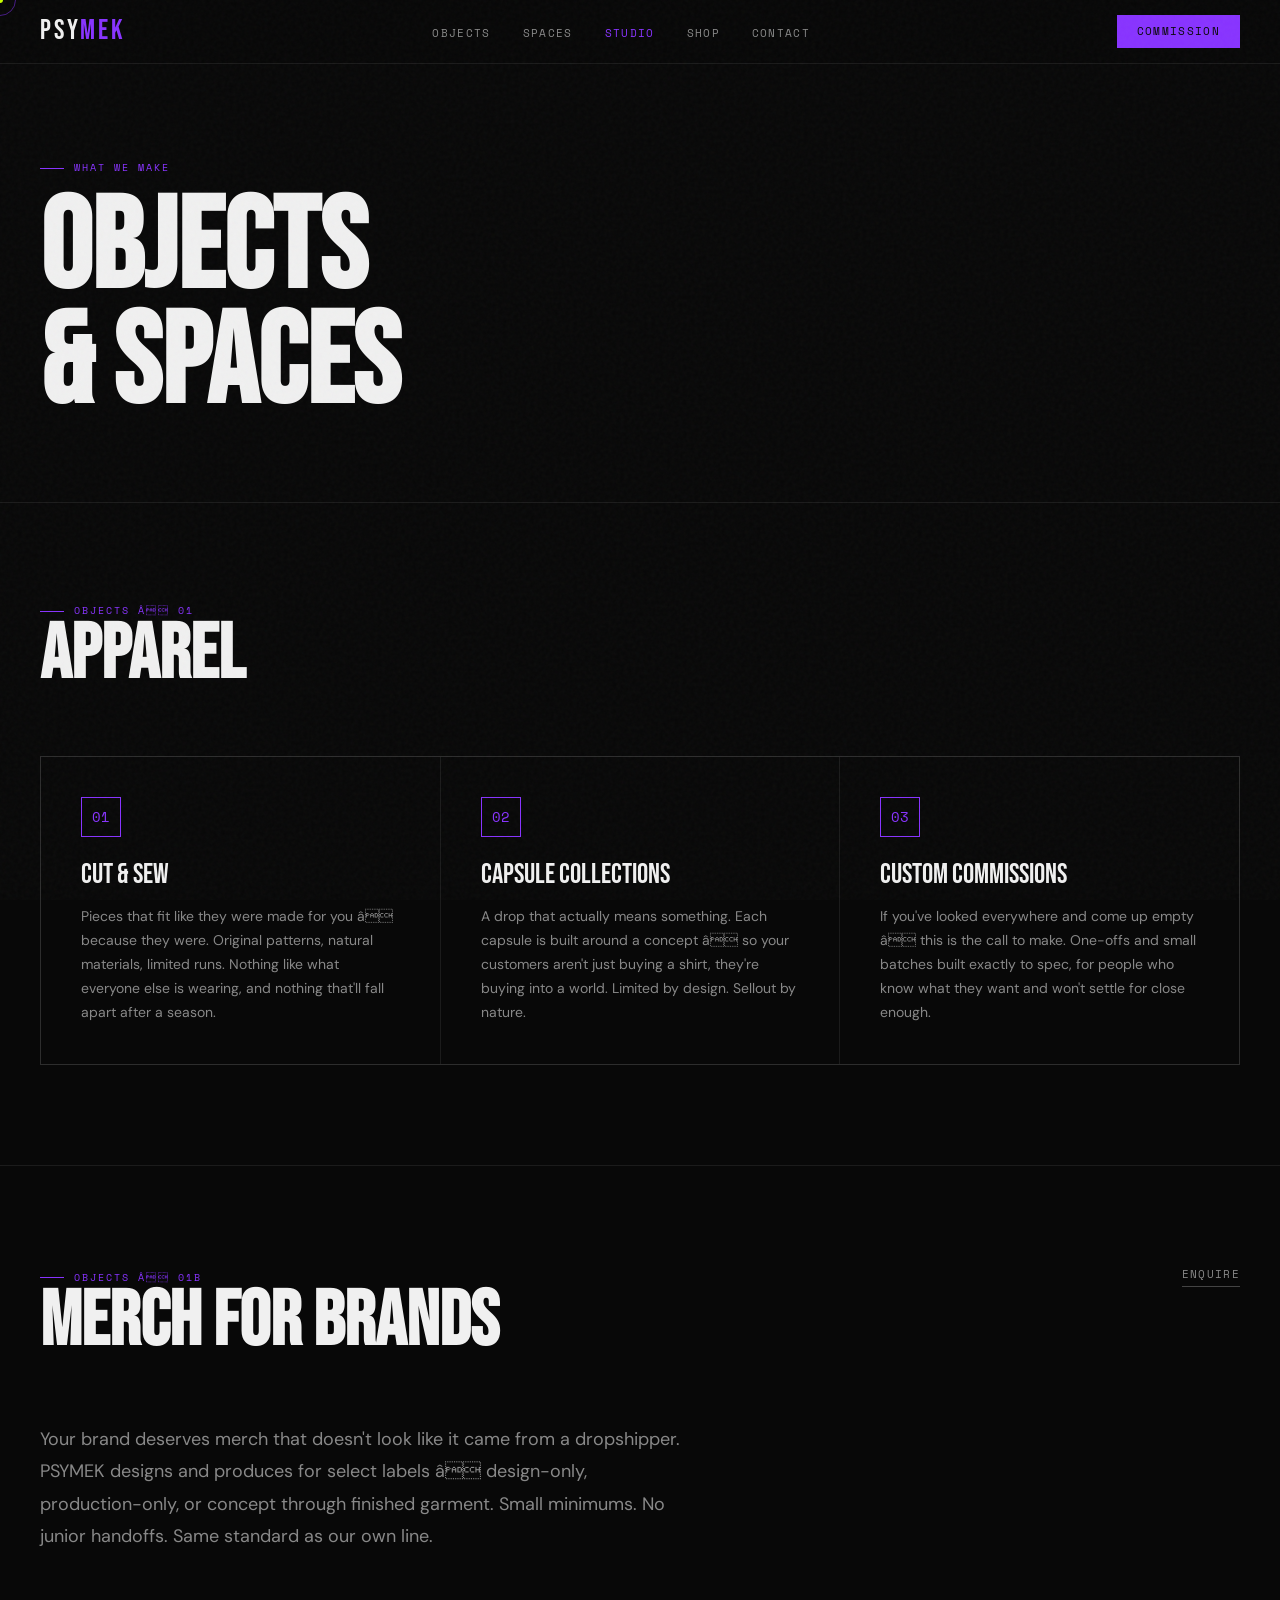
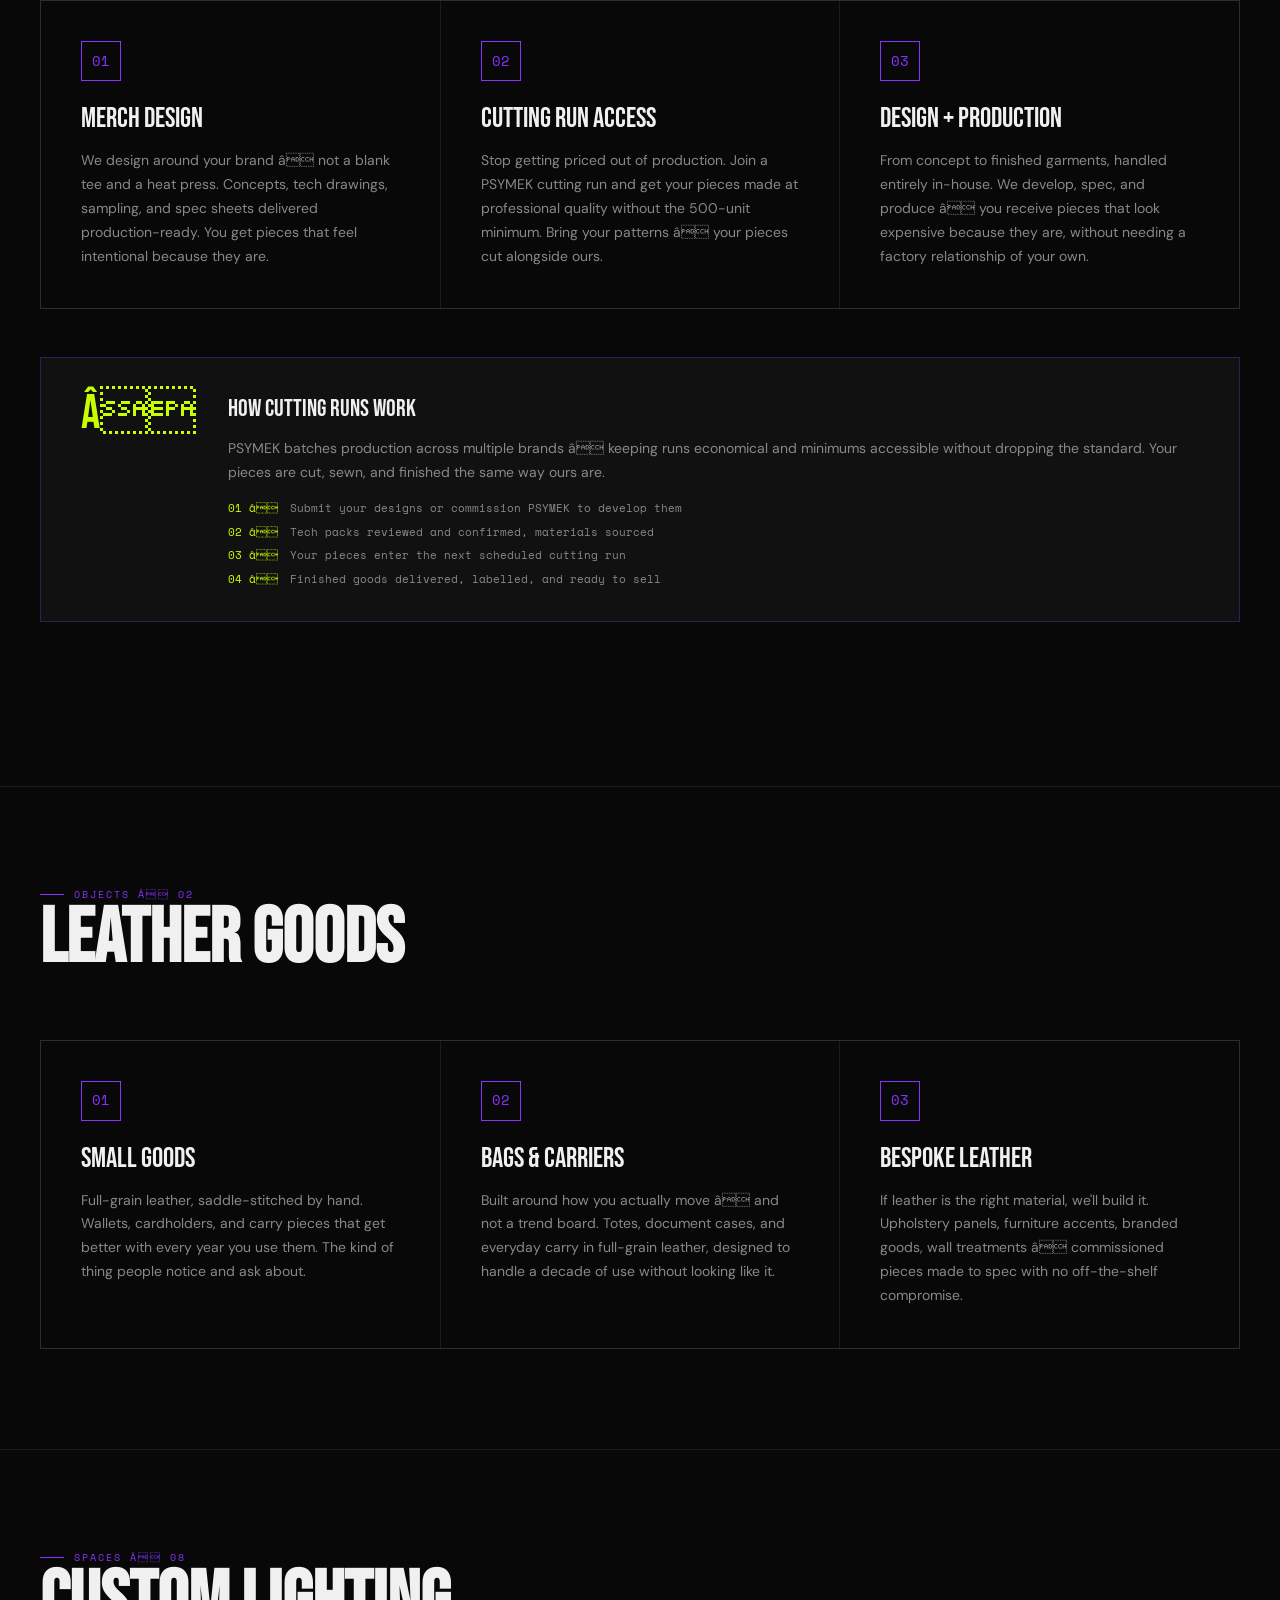
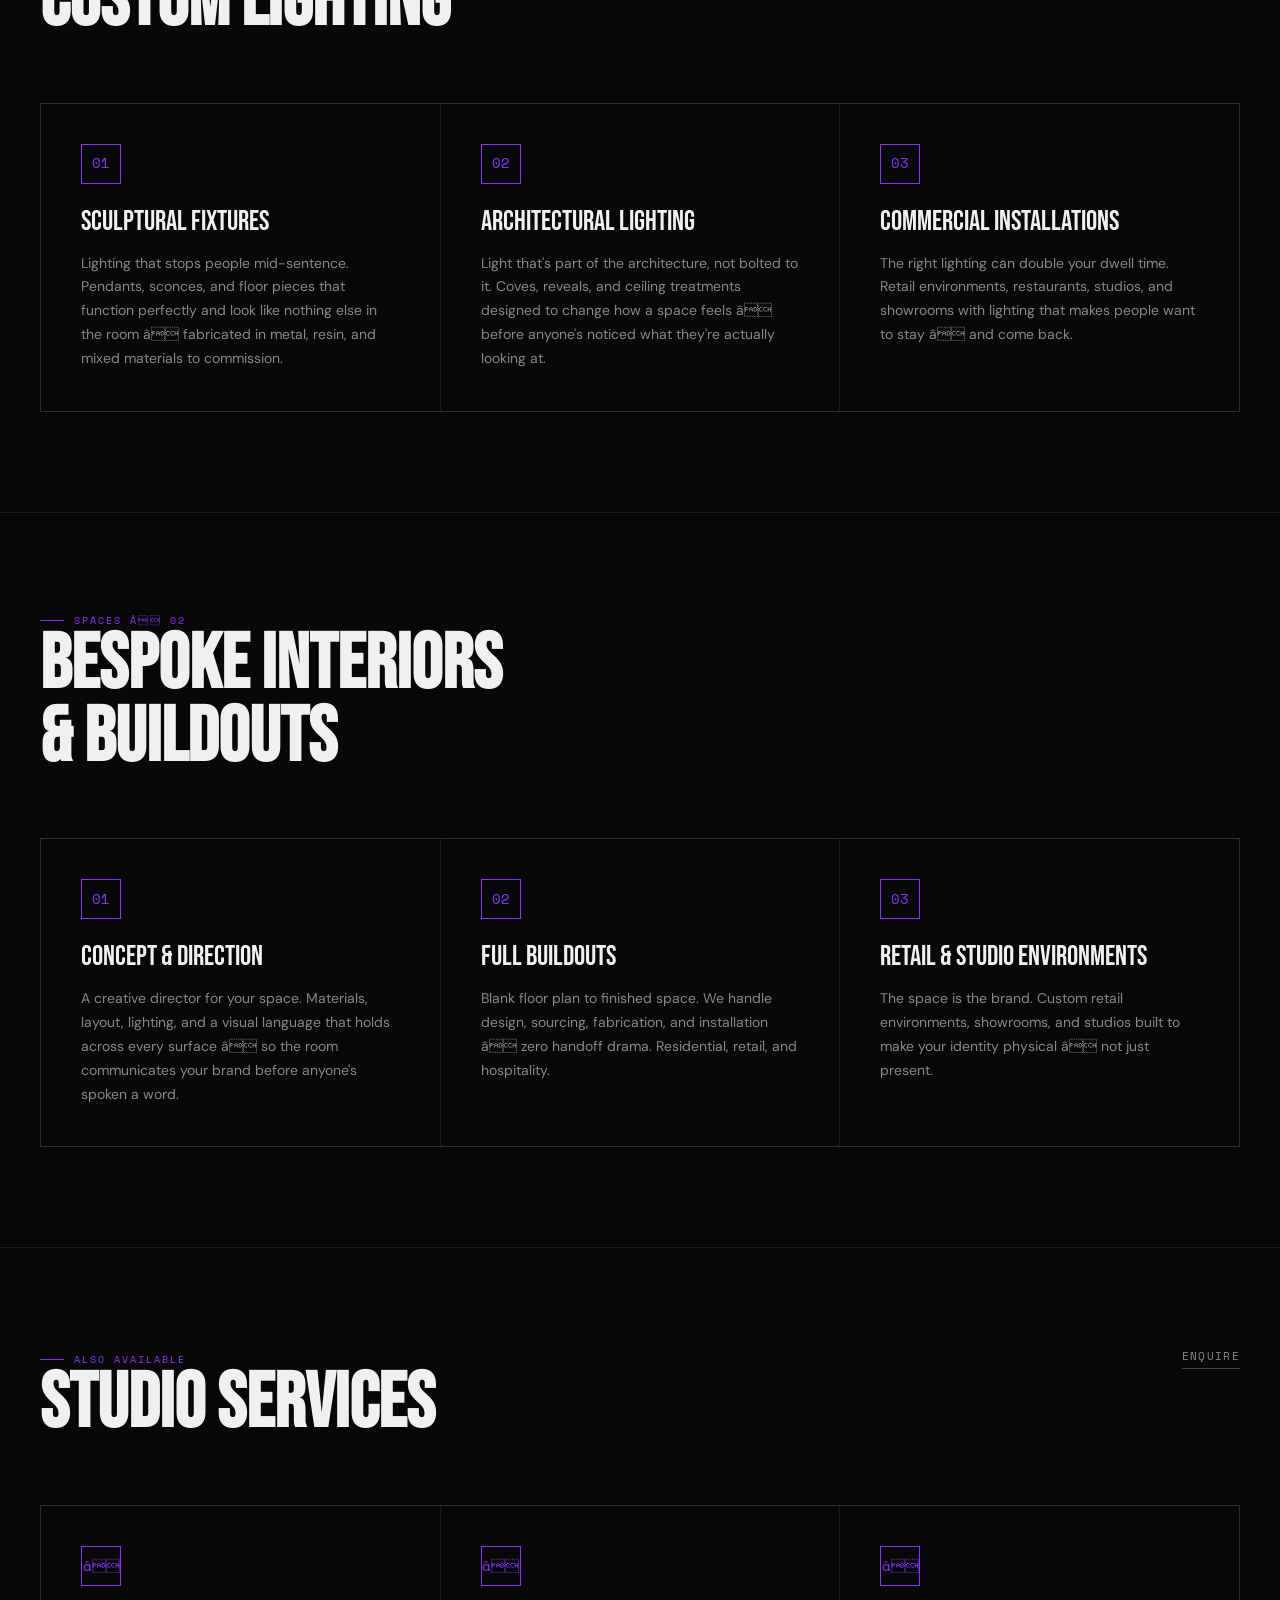
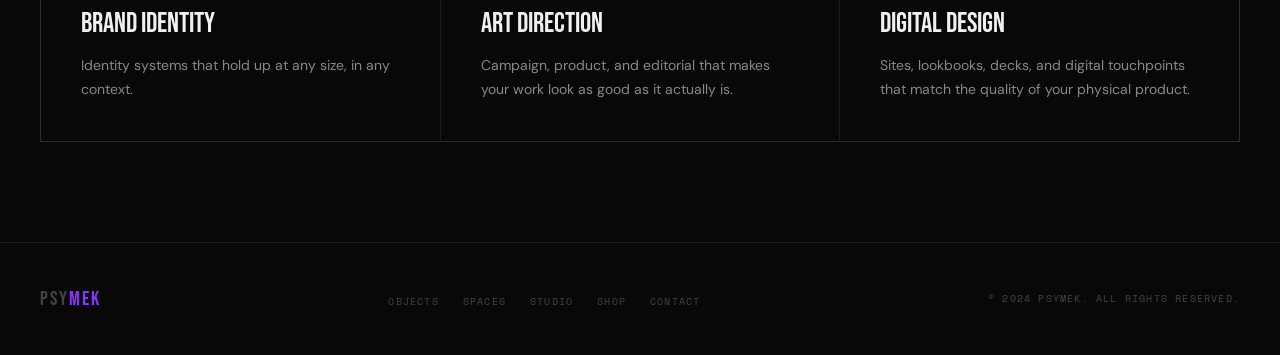
<file: services.html>
<!DOCTYPE html>
<html lang="en">
<head>
<meta charset="UTF-8">
<meta name="viewport" content="width=device-width, initial-scale=1.0">
<title>PSYMEK â Objects & Spaces</title>
<link rel="preconnect" href="https://fonts.googleapis.com">
<link rel="preconnect" href="https://fonts.gstatic.com" crossorigin>
<link rel="stylesheet" href="styles.css">
</head>
<body>

<div id="cursor-dot"></div>
<div id="cursor-ring"></div>

<nav>
  <a href="index.html" class="nav-logo">PSY<span>MEK</span></a>
  <ul class="nav-links">
    <li><a href="objects.html">Objects</a></li>
    <li><a href="spaces.html">Spaces</a></li>
    <li><a href="services.html" class="active">Studio</a></li>
    <li><a href="shop.html">Shop</a></li>
    <li><a href="contact.html">Contact</a></li>
  </ul>
  <button class="nav-hamburger" aria-label="Menu">
    <span></span><span></span><span></span>
  </button>
  <a href="contact.html" class="nav-cta">Commission</a>
</nav>

<!-- PAGE HEADER -->
<div class="page-header">
  <div class="page-header-label">What We Make</div>
  <h1 class="page-header-title">Objects<br>&amp; Spaces</h1>
</div>

<!-- OBJECTS: APPAREL -->
<section>
  <div class="section-header reveal">
    <div>
      <div class="section-label">Objects â 01</div>
      <h2 class="section-title">Apparel</h2>
    </div>
  </div>
  <div class="services-grid">
    <div class="service-card reveal">
      <div class="service-icon">01</div>
      <div class="service-title">Cut &amp; Sew</div>
      <div class="service-desc">Pieces that fit like they were made for you â because they were. Original patterns, natural materials, limited runs. Nothing like what everyone else is wearing, and nothing that'll fall apart after a season.</div>
    </div>
    <div class="service-card reveal">
      <div class="service-icon">02</div>
      <div class="service-title">Capsule Collections</div>
      <div class="service-desc">A drop that actually means something. Each capsule is built around a concept â so your customers aren't just buying a shirt, they're buying into a world. Limited by design. Sellout by nature.</div>
    </div>
    <div class="service-card reveal">
      <div class="service-icon">03</div>
      <div class="service-title">Custom Commissions</div>
      <div class="service-desc">If you've looked everywhere and come up empty â this is the call to make. One-offs and small batches built exactly to spec, for people who know what they want and won't settle for close enough.</div>
    </div>
  </div>
</section>

<!-- BRAND MERCH & PRODUCTION -->
<section id="brand-merch">
  <div class="section-header reveal">
    <div>
      <div class="section-label">Objects â 01B</div>
      <h2 class="section-title">Merch for Brands</h2>
    </div>
    <a href="contact.html" class="section-link">Enquire</a>
  </div>
  <p class="about-body reveal" style="max-width:640px; margin-bottom:48px;">Your brand deserves merch that doesn't look like it came from a dropshipper. PSYMEK designs and produces for select labels â design-only, production-only, or concept through finished garment. Small minimums. No junior handoffs. Same standard as our own line.</p>
  <div class="services-grid">
    <div class="service-card reveal">
      <div class="service-icon">01</div>
      <div class="service-title">Merch Design</div>
      <div class="service-desc">We design around your brand â not a blank tee and a heat press. Concepts, tech drawings, sampling, and spec sheets delivered production-ready. You get pieces that feel intentional because they are.</div>
    </div>
    <div class="service-card reveal">
      <div class="service-icon">02</div>
      <div class="service-title">Cutting Run Access</div>
      <div class="service-desc">Stop getting priced out of production. Join a PSYMEK cutting run and get your pieces made at professional quality without the 500-unit minimum. Bring your patterns â your pieces cut alongside ours.</div>
    </div>
    <div class="service-card reveal">
      <div class="service-icon">03</div>
      <div class="service-title">Design + Production</div>
      <div class="service-desc">From concept to finished garments, handled entirely in-house. We develop, spec, and produce â you receive pieces that look expensive because they are, without needing a factory relationship of your own.</div>
    </div>
  </div>

  <!-- HOW CUTTING RUNS WORK -->
  <div class="shop-setup-notice reveal" style="margin-top: 48px;">
    <div class="shop-setup-accent">â</div>
    <div>
      <div class="shop-setup-title">How Cutting Runs Work</div>
      <p class="shop-setup-text">
        PSYMEK batches production across multiple brands â keeping runs economical and minimums accessible without dropping the standard. Your pieces are cut, sewn, and finished the same way ours are.
      </p>
      <div class="shop-setup-steps">
        <div class="shop-setup-step"><span class="shop-setup-step-num">01 â</span> Submit your designs or commission PSYMEK to develop them</div>
        <div class="shop-setup-step"><span class="shop-setup-step-num">02 â</span> Tech packs reviewed and confirmed, materials sourced</div>
        <div class="shop-setup-step"><span class="shop-setup-step-num">03 â</span> Your pieces enter the next scheduled cutting run</div>
        <div class="shop-setup-step"><span class="shop-setup-step-num">04 â</span> Finished goods delivered, labelled, and ready to sell</div>
      </div>
    </div>
  </div>
</section>

<!-- OBJECTS: LEATHER GOODS -->
<section>
  <div class="section-header reveal">
    <div>
      <div class="section-label">Objects â 02</div>
      <h2 class="section-title">Leather Goods</h2>
    </div>
  </div>
  <div class="services-grid">
    <div class="service-card reveal">
      <div class="service-icon">01</div>
      <div class="service-title">Small Goods</div>
      <div class="service-desc">Full-grain leather, saddle-stitched by hand. Wallets, cardholders, and carry pieces that get better with every year you use them. The kind of thing people notice and ask about.</div>
    </div>
    <div class="service-card reveal">
      <div class="service-icon">02</div>
      <div class="service-title">Bags &amp; Carriers</div>
      <div class="service-desc">Built around how you actually move â and not a trend board. Totes, document cases, and everyday carry in full-grain leather, designed to handle a decade of use without looking like it.</div>
    </div>
    <div class="service-card reveal">
      <div class="service-icon">03</div>
      <div class="service-title">Bespoke Leather</div>
      <div class="service-desc">If leather is the right material, we'll build it. Upholstery panels, furniture accents, branded goods, wall treatments â commissioned pieces made to spec with no off-the-shelf compromise.</div>
    </div>
  </div>
</section>

<!-- SPACES: LIGHTING -->
<section>
  <div class="section-header reveal">
    <div>
      <div class="section-label">Spaces â 08</div>
      <h2 class="section-title">Custom Lighting</h2>
    </div>
  </div>
  <div class="services-grid">
    <div class="service-card reveal">
      <div class="service-icon">01</div>
      <div class="service-title">Sculptural Fixtures</div>
      <div class="service-desc">Lighting that stops people mid-sentence. Pendants, sconces, and floor pieces that function perfectly and look like nothing else in the room â fabricated in metal, resin, and mixed materials to commission.</div>
    </div>
    <div class="service-card reveal">
      <div class="service-icon">02</div>
      <div class="service-title">Architectural Lighting</div>
      <div class="service-desc">Light that's part of the architecture, not bolted to it. Coves, reveals, and ceiling treatments designed to change how a space feels â before anyone's noticed what they're actually looking at.</div>
    </div>
    <div class="service-card reveal">
      <div class="service-icon">03</div>
      <div class="service-title">Commercial Installations</div>
      <div class="service-desc">The right lighting can double your dwell time. Retail environments, restaurants, studios, and showrooms with lighting that makes people want to stay â and come back.</div>
    </div>
  </div>
</section>

<!-- SPACES: INTERIORS & BUILDOUTS -->
<section>
  <div class="section-header reveal">
    <div>
      <div class="section-label">Spaces â 02</div>
      <h2 class="section-title">Bespoke Interiors<br>&amp; Buildouts</h2>
    </div>
  </div>
  <div class="services-grid">
    <div class="service-card reveal">
      <div class="service-icon">01</div>
      <div class="service-title">Concept &amp; Direction</div>
      <div class="service-desc">A creative director for your space. Materials, layout, lighting, and a visual language that holds across every surface â so the room communicates your brand before anyone's spoken a word.</div>
    </div>
    <div class="service-card reveal">
      <div class="service-icon">02</div>
      <div class="service-title">Full Buildouts</div>
      <div class="service-desc">Blank floor plan to finished space. We handle design, sourcing, fabrication, and installation â zero handoff drama. Residential, retail, and hospitality.</div>
    </div>
    <div class="service-card reveal">
      <div class="service-icon">03</div>
      <div class="service-title">Retail &amp; Studio Environments</div>
      <div class="service-desc">The space is the brand. Custom retail environments, showrooms, and studios built to make your identity physical â not just present.</div>
    </div>
  </div>
</section>

<!-- STUDIO -->
<section>
  <div class="section-header reveal">
    <div>
      <div class="section-label">Also Available</div>
      <h2 class="section-title">Studio Services</h2>
    </div>
    <a href="contact.html" class="section-link">Enquire</a>
  </div>
  <div class="services-grid reveal">
    <div class="service-card">
      <div class="service-icon">â</div>
      <div class="service-title">Brand Identity</div>
      <div class="service-desc">Identity systems that hold up at any size, in any context.</div>
    </div>
    <div class="service-card">
      <div class="service-icon">â</div>
      <div class="service-title">Art Direction</div>
      <div class="service-desc">Campaign, product, and editorial that makes your work look as good as it actually is.</div>
    </div>
    <div class="service-card">
      <div class="service-icon">â</div>
      <div class="service-title">Digital Design</div>
      <div class="service-desc">Sites, lookbooks, decks, and digital touchpoints that match the quality of your physical product.</div>
    </div>
  </div>
</section>

<footer>
  <div class="footer-logo">PSY<span>MEK</span></div>
  <ul class="footer-links">
    <li><a href="objects.html">Objects</a></li>
    <li><a href="spaces.html">Spaces</a></li>
    <li><a href="services.html">Studio</a></li>
    <li><a href="shop.html">Shop</a></li>
    <li><a href="contact.html">Contact</a></li>
  </ul>
  <div class="footer-copy">&copy; 2024 PSYMEK. All rights reserved.</div>
</footer>

<script>
if (window.matchMedia('(hover: hover) and (pointer: fine)').matches) {
  const dot = document.getElementById('cursor-dot');
  const ring = document.getElementById('cursor-ring');
  let mx = 0, my = 0, rx = 0, ry = 0;
  document.addEventListener('mousemove', e => { mx = e.clientX; my = e.clientY; ring.style.left = mx+'px'; ring.style.top = my+'px'; });
  function animateDot() { rx += (mx-rx)*0.12; ry += (my-ry)*0.12; dot.style.left = rx+'px'; dot.style.top = ry+'px'; requestAnimationFrame(animateDot); }
  animateDot();
}
const ham = document.querySelector('.nav-hamburger');
const nav = document.querySelector('.nav-links');
ham.addEventListener('click', () => { ham.classList.toggle('open'); nav.classList.toggle('open'); });
const observer = new IntersectionObserver(entries => entries.forEach(e => { if (e.isIntersecting) e.target.classList.add('visible'); }), { threshold: 0.1 });
document.querySelectorAll('.reveal').forEach(el => observer.observe(el));
</script>
</body>
</html>
</file>
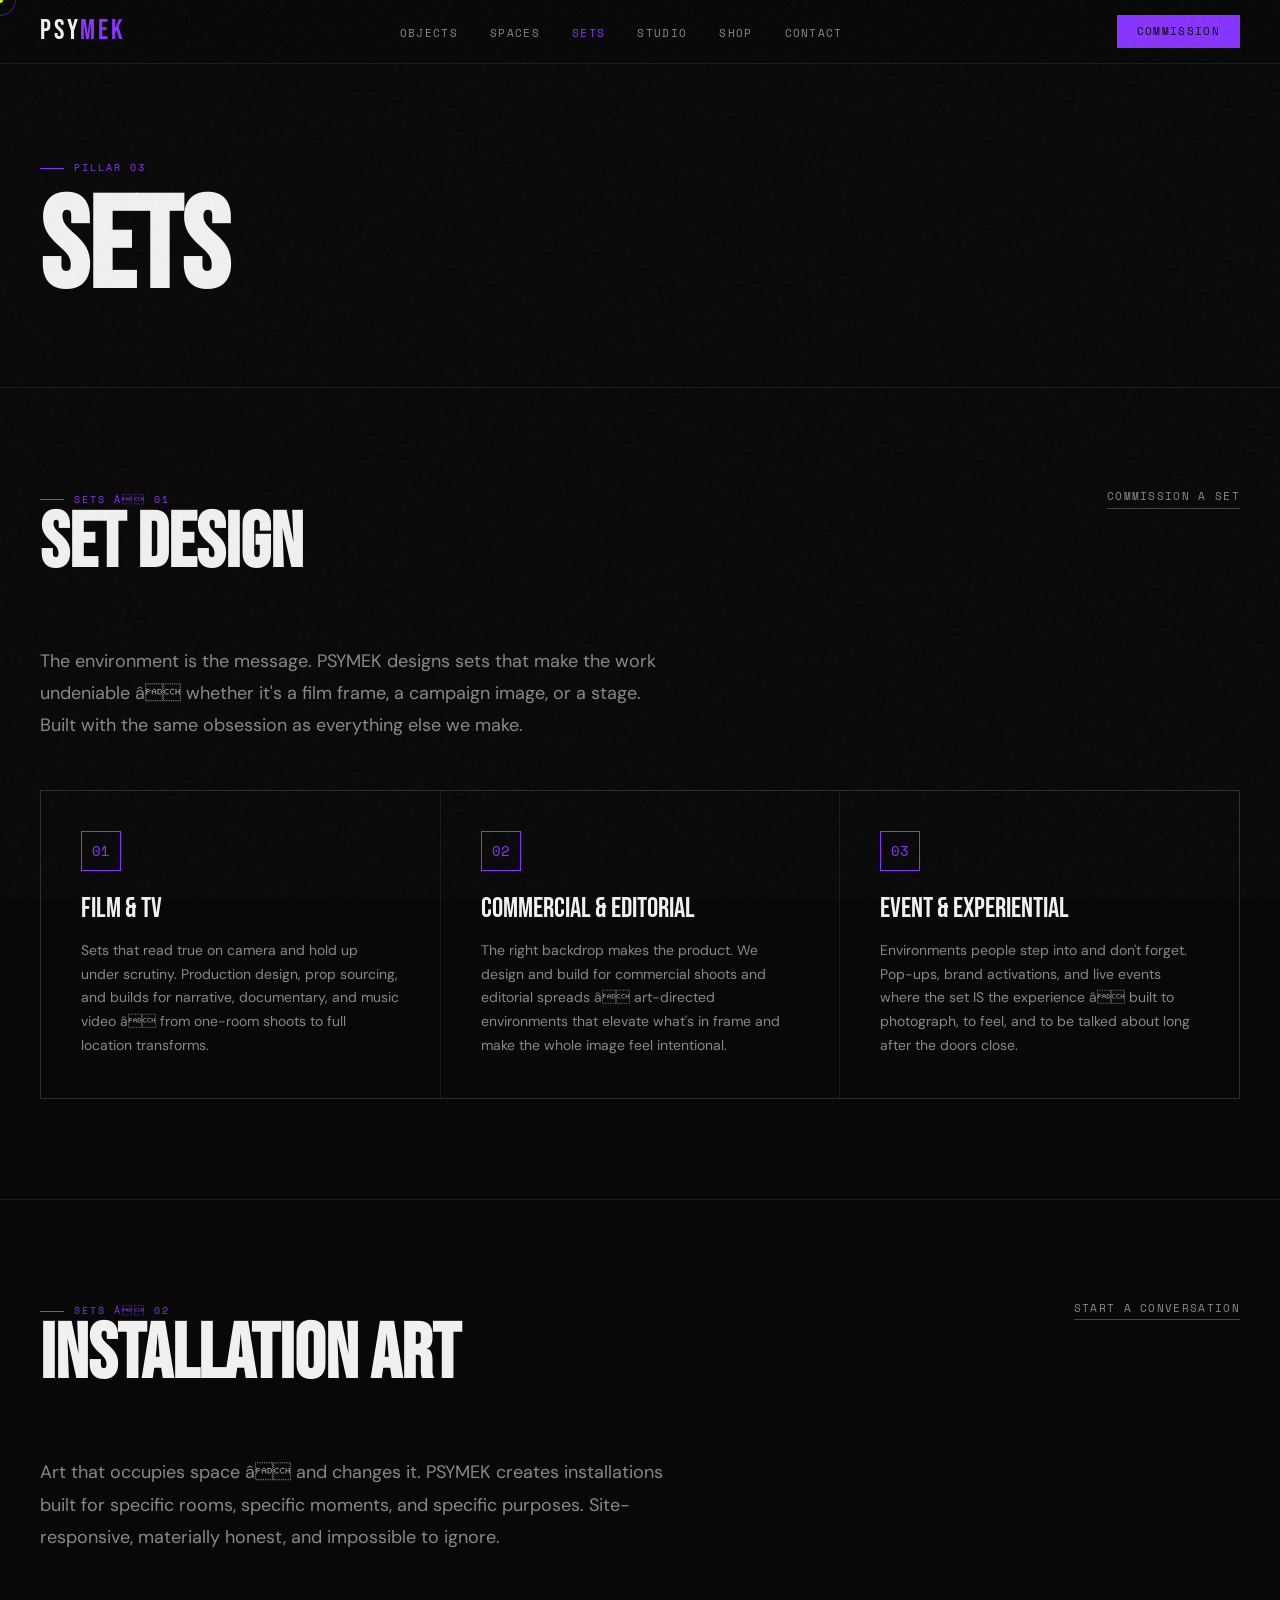
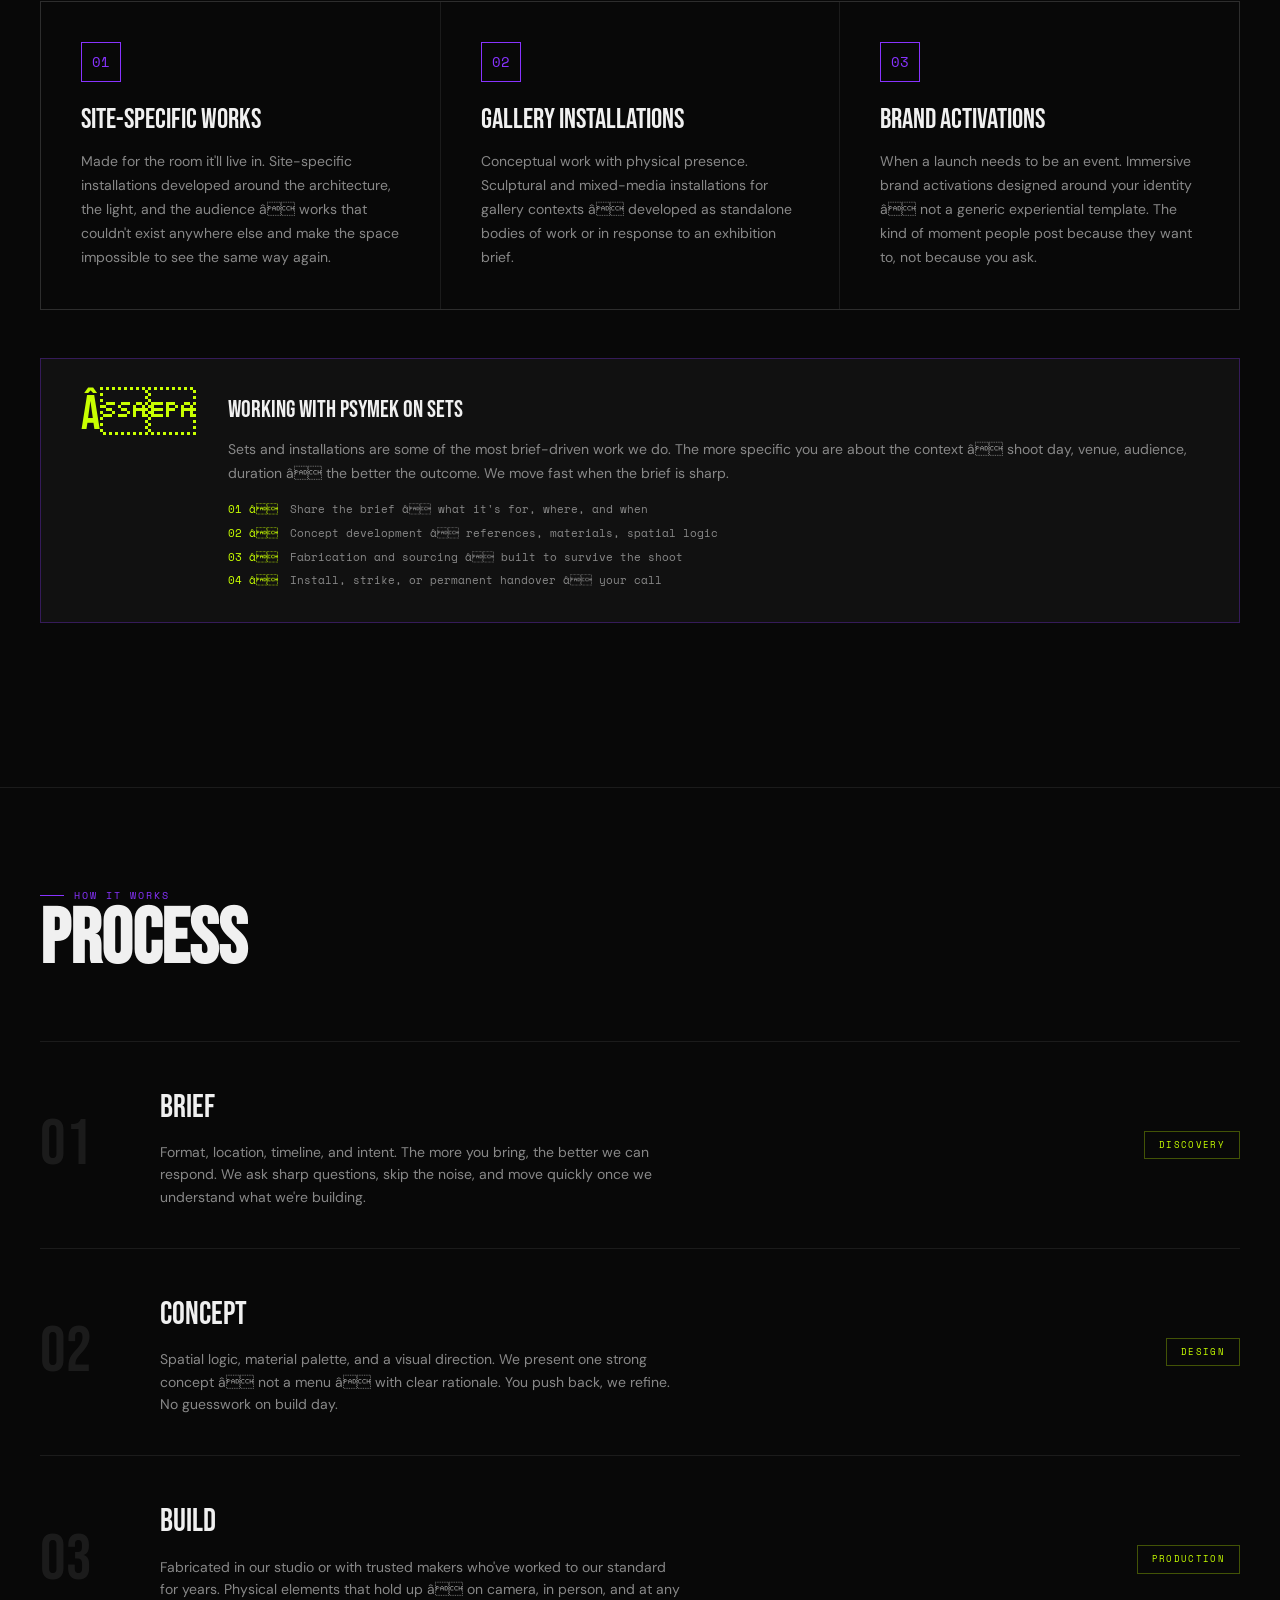
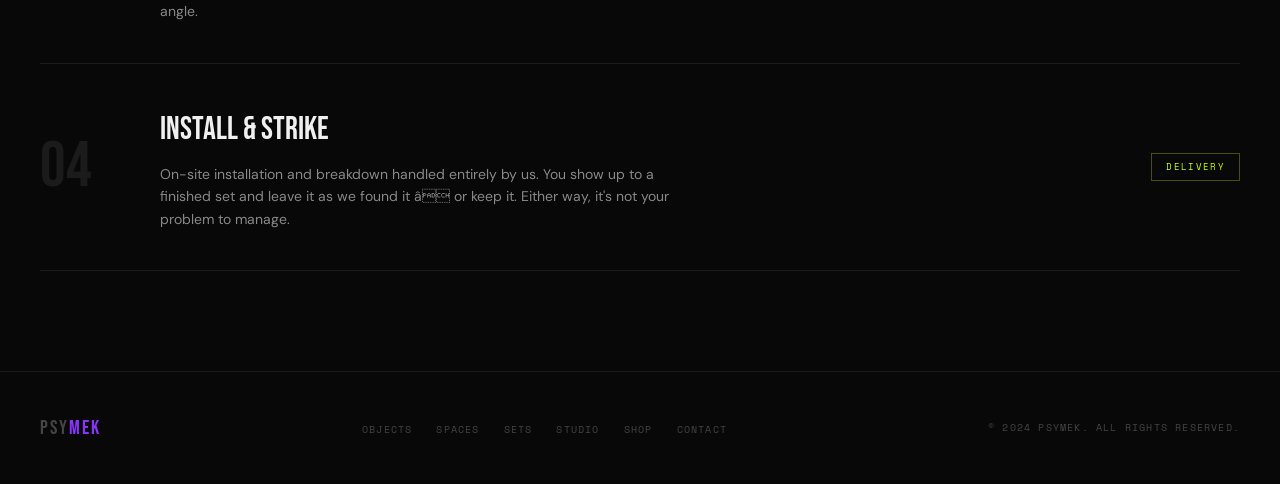
<file: sets.html>
<!DOCTYPE html>
<html lang="en">
<head>
<meta charset="UTF-8">
<meta name="viewport" content="width=device-width, initial-scale=1.0">
<title>Sets â PSYMEK</title>
<link rel="preconnect" href="https://fonts.googleapis.com">
<link rel="preconnect" href="https://fonts.gstatic.com" crossorigin>
<link rel="stylesheet" href="styles.css">
</head>
<body>

<div id="cursor-dot"></div>
<div id="cursor-ring"></div>

<nav>
  <a href="index.html" class="nav-logo">PSY<span>MEK</span></a>
  <ul class="nav-links">
    <li><a href="objects.html">Objects</a></li>
    <li><a href="spaces.html">Spaces</a></li>
    <li><a href="sets.html" class="active">Sets</a></li>
    <li><a href="studio.html">Studio</a></li>
    <li><a href="shop.html">Shop</a></li>
    <li><a href="contact.html">Contact</a></li>
  </ul>
  <button class="nav-hamburger" aria-label="Menu">
    <span></span><span></span><span></span>
  </button>
  <a href="contact.html" class="nav-cta">Commission</a>
</nav>

<div class="page-header">
  <div class="page-header-label">Pillar 03</div>
  <h1 class="page-header-title">Sets</h1>
</div>

<!-- SET DESIGN -->
<section>
  <div class="section-header reveal">
    <div>
      <div class="section-label">Sets â 01</div>
      <h2 class="section-title">Set Design</h2>
    </div>
    <a href="contact.html" class="section-link">Commission a Set</a>
  </div>
  <p class="about-body reveal" style="max-width:640px; margin-bottom:48px;">The environment is the message. PSYMEK designs sets that make the work undeniable â whether it's a film frame, a campaign image, or a stage. Built with the same obsession as everything else we make.</p>
  <div class="services-grid">
    <div class="service-card reveal">
      <div class="service-icon">01</div>
      <div class="service-title">Film &amp; TV</div>
      <div class="service-desc">Sets that read true on camera and hold up under scrutiny. Production design, prop sourcing, and builds for narrative, documentary, and music video â from one-room shoots to full location transforms.</div>
    </div>
    <div class="service-card reveal">
      <div class="service-icon">02</div>
      <div class="service-title">Commercial &amp; Editorial</div>
      <div class="service-desc">The right backdrop makes the product. We design and build for commercial shoots and editorial spreads â art-directed environments that elevate what's in frame and make the whole image feel intentional.</div>
    </div>
    <div class="service-card reveal">
      <div class="service-icon">03</div>
      <div class="service-title">Event &amp; Experiential</div>
      <div class="service-desc">Environments people step into and don't forget. Pop-ups, brand activations, and live events where the set IS the experience â built to photograph, to feel, and to be talked about long after the doors close.</div>
    </div>
  </div>
</section>

<!-- INSTALLATION ART -->
<section>
  <div class="section-header reveal">
    <div>
      <div class="section-label">Sets â 02</div>
      <h2 class="section-title">Installation Art</h2>
    </div>
    <a href="contact.html" class="section-link">Start a Conversation</a>
  </div>
  <p class="about-body reveal" style="max-width:640px; margin-bottom:48px;">Art that occupies space â and changes it. PSYMEK creates installations built for specific rooms, specific moments, and specific purposes. Site-responsive, materially honest, and impossible to ignore.</p>
  <div class="services-grid">
    <div class="service-card reveal">
      <div class="service-icon">01</div>
      <div class="service-title">Site-Specific Works</div>
      <div class="service-desc">Made for the room it'll live in. Site-specific installations developed around the architecture, the light, and the audience â works that couldn't exist anywhere else and make the space impossible to see the same way again.</div>
    </div>
    <div class="service-card reveal">
      <div class="service-icon">02</div>
      <div class="service-title">Gallery Installations</div>
      <div class="service-desc">Conceptual work with physical presence. Sculptural and mixed-media installations for gallery contexts â developed as standalone bodies of work or in response to an exhibition brief.</div>
    </div>
    <div class="service-card reveal">
      <div class="service-icon">03</div>
      <div class="service-title">Brand Activations</div>
      <div class="service-desc">When a launch needs to be an event. Immersive brand activations designed around your identity â not a generic experiential template. The kind of moment people post because they want to, not because you ask.</div>
    </div>
  </div>
  <div class="shop-setup-notice reveal" style="margin-top: 48px;">
    <div class="shop-setup-accent">â</div>
    <div>
      <div class="shop-setup-title">Working with PSYMEK on Sets</div>
      <p class="shop-setup-text">Sets and installations are some of the most brief-driven work we do. The more specific you are about the context â shoot day, venue, audience, duration â the better the outcome. We move fast when the brief is sharp.</p>
      <div class="shop-setup-steps">
        <div class="shop-setup-step"><span class="shop-setup-step-num">01 â</span> Share the brief â what it's for, where, and when</div>
        <div class="shop-setup-step"><span class="shop-setup-step-num">02 â</span> Concept development â references, materials, spatial logic</div>
        <div class="shop-setup-step"><span class="shop-setup-step-num">03 â</span> Fabrication and sourcing â built to survive the shoot</div>
        <div class="shop-setup-step"><span class="shop-setup-step-num">04 â</span> Install, strike, or permanent handover â your call</div>
      </div>
    </div>
  </div>
</section>

<!-- PROCESS -->
<section>
  <div class="section-header reveal">
    <div>
      <div class="section-label">How It Works</div>
      <h2 class="section-title">Process</h2>
    </div>
  </div>
  <div class="process-steps">
    <div class="process-step reveal">
      <div class="step-num">01</div>
      <div class="step-content">
        <div class="step-title">Brief</div>
        <p class="step-desc">Format, location, timeline, and intent. The more you bring, the better we can respond. We ask sharp questions, skip the noise, and move quickly once we understand what we're building.</p>
      </div>
      <span class="step-tag">Discovery</span>
    </div>
    <div class="process-step reveal">
      <div class="step-num">02</div>
      <div class="step-content">
        <div class="step-title">Concept</div>
        <p class="step-desc">Spatial logic, material palette, and a visual direction. We present one strong concept â not a menu â with clear rationale. You push back, we refine. No guesswork on build day.</p>
      </div>
      <span class="step-tag">Design</span>
    </div>
    <div class="process-step reveal">
      <div class="step-num">03</div>
      <div class="step-content">
        <div class="step-title">Build</div>
        <p class="step-desc">Fabricated in our studio or with trusted makers who've worked to our standard for years. Physical elements that hold up â on camera, in person, and at any angle.</p>
      </div>
      <span class="step-tag">Production</span>
    </div>
    <div class="process-step reveal">
      <div class="step-num">04</div>
      <div class="step-content">
        <div class="step-title">Install &amp; Strike</div>
        <p class="step-desc">On-site installation and breakdown handled entirely by us. You show up to a finished set and leave it as we found it â or keep it. Either way, it's not your problem to manage.</p>
      </div>
      <span class="step-tag">Delivery</span>
    </div>
  </div>
</section>

<footer>
  <div class="footer-logo">PSY<span>MEK</span></div>
  <ul class="footer-links">
    <li><a href="objects.html">Objects</a></li>
    <li><a href="spaces.html">Spaces</a></li>
    <li><a href="sets.html">Sets</a></li>
    <li><a href="studio.html">Studio</a></li>
    <li><a href="shop.html">Shop</a></li>
    <li><a href="contact.html">Contact</a></li>
  </ul>
  <div class="footer-copy">&copy; 2024 PSYMEK. All rights reserved.</div>
</footer>

<script>
if (window.matchMedia('(hover: hover) and (pointer: fine)').matches) {
  const dot = document.getElementById('cursor-dot');
  const ring = document.getElementById('cursor-ring');
  let mx = 0, my = 0, rx = 0, ry = 0;
  document.addEventListener('mousemove', e => { mx = e.clientX; my = e.clientY; ring.style.left = mx+'px'; ring.style.top = my+'px'; });
  function animateDot() { rx += (mx-rx)*0.12; ry += (my-ry)*0.12; dot.style.left = rx+'px'; dot.style.top = ry+'px'; requestAnimationFrame(animateDot); }
  animateDot();
  document.querySelectorAll('a, button, .service-card').forEach(el => {
    el.addEventListener('mouseenter', () => document.body.classList.add('cursor-hover'));
    el.addEventListener('mouseleave', () => document.body.classList.remove('cursor-hover'));
  });
}
const ham = document.querySelector('.nav-hamburger');
const nav = document.querySelector('.nav-links');
ham.addEventListener('click', () => { ham.classList.toggle('open'); nav.classList.toggle('open'); });
const observer = new IntersectionObserver(entries => entries.forEach(e => { if (e.isIntersecting) e.target.classList.add('visible'); }), { threshold: 0.1 });
document.querySelectorAll('.reveal').forEach(el => observer.observe(el));
</script>
</body>
</html>
</file>
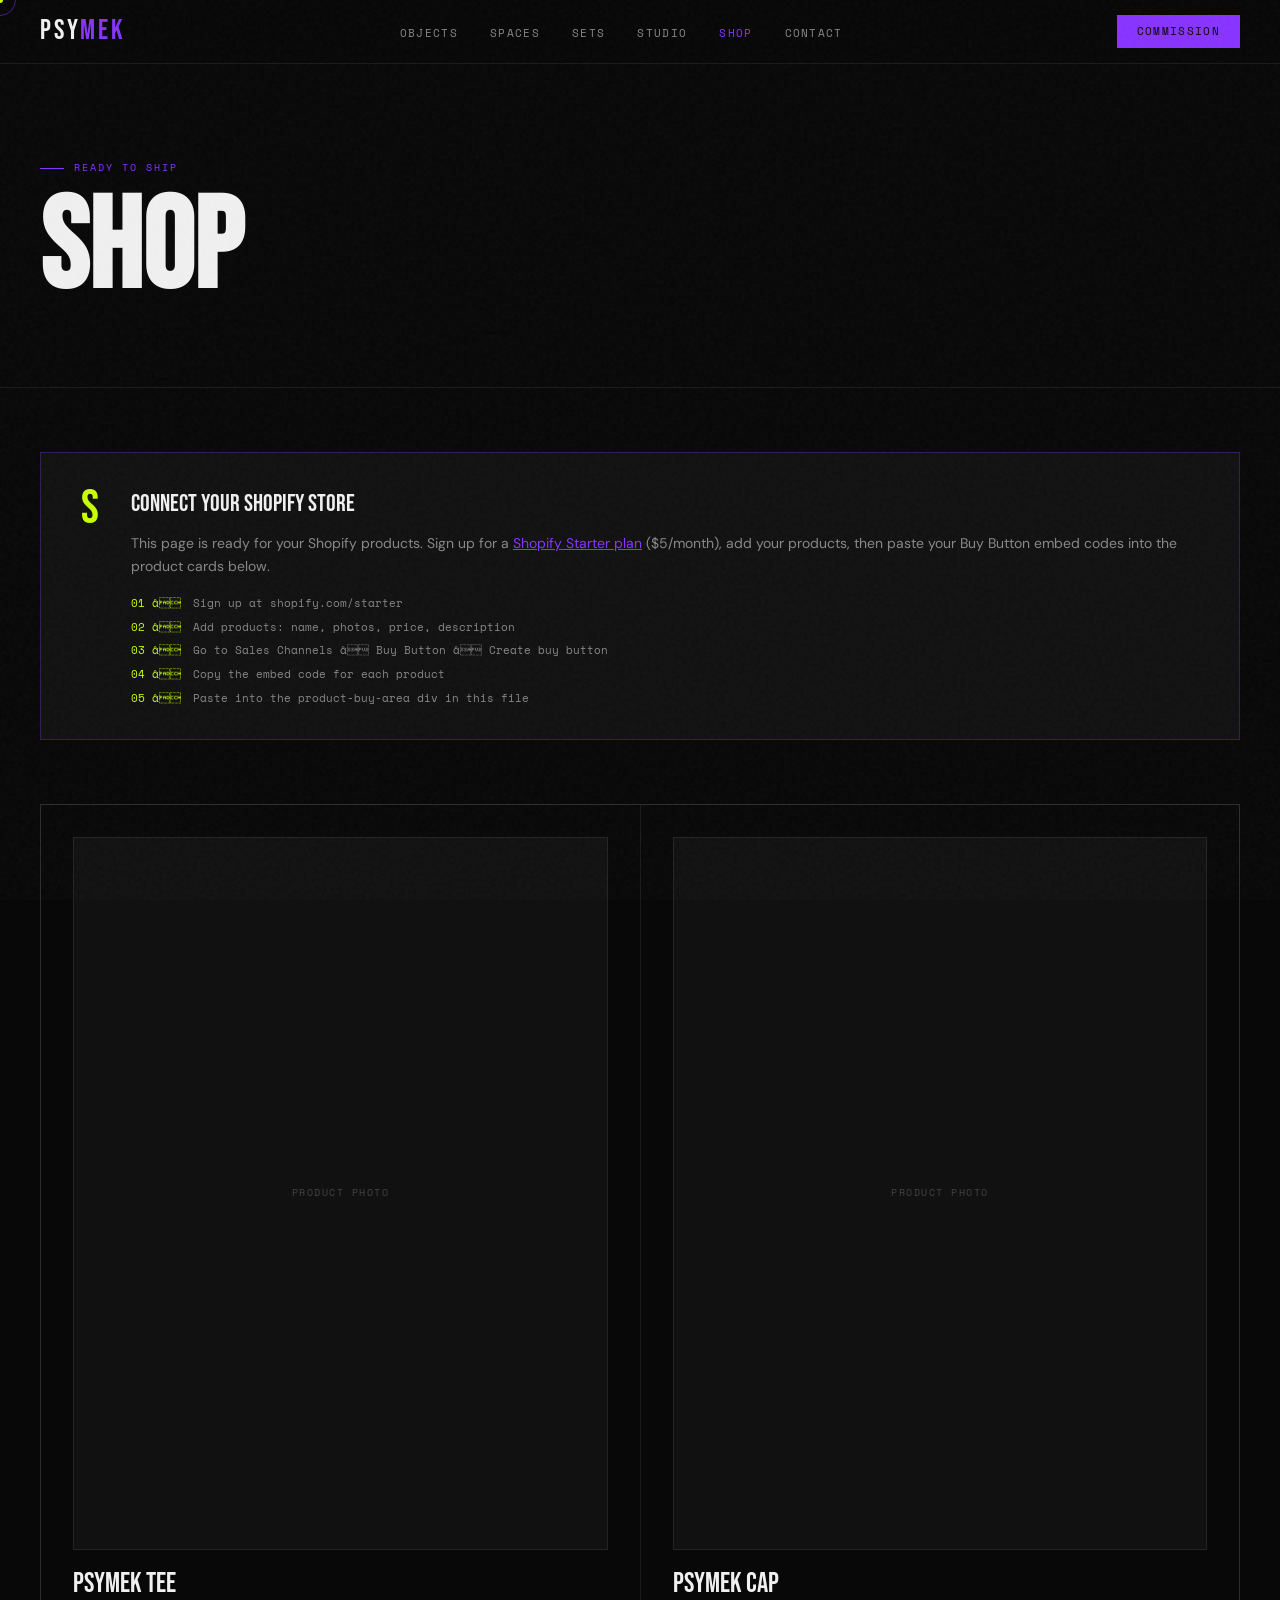
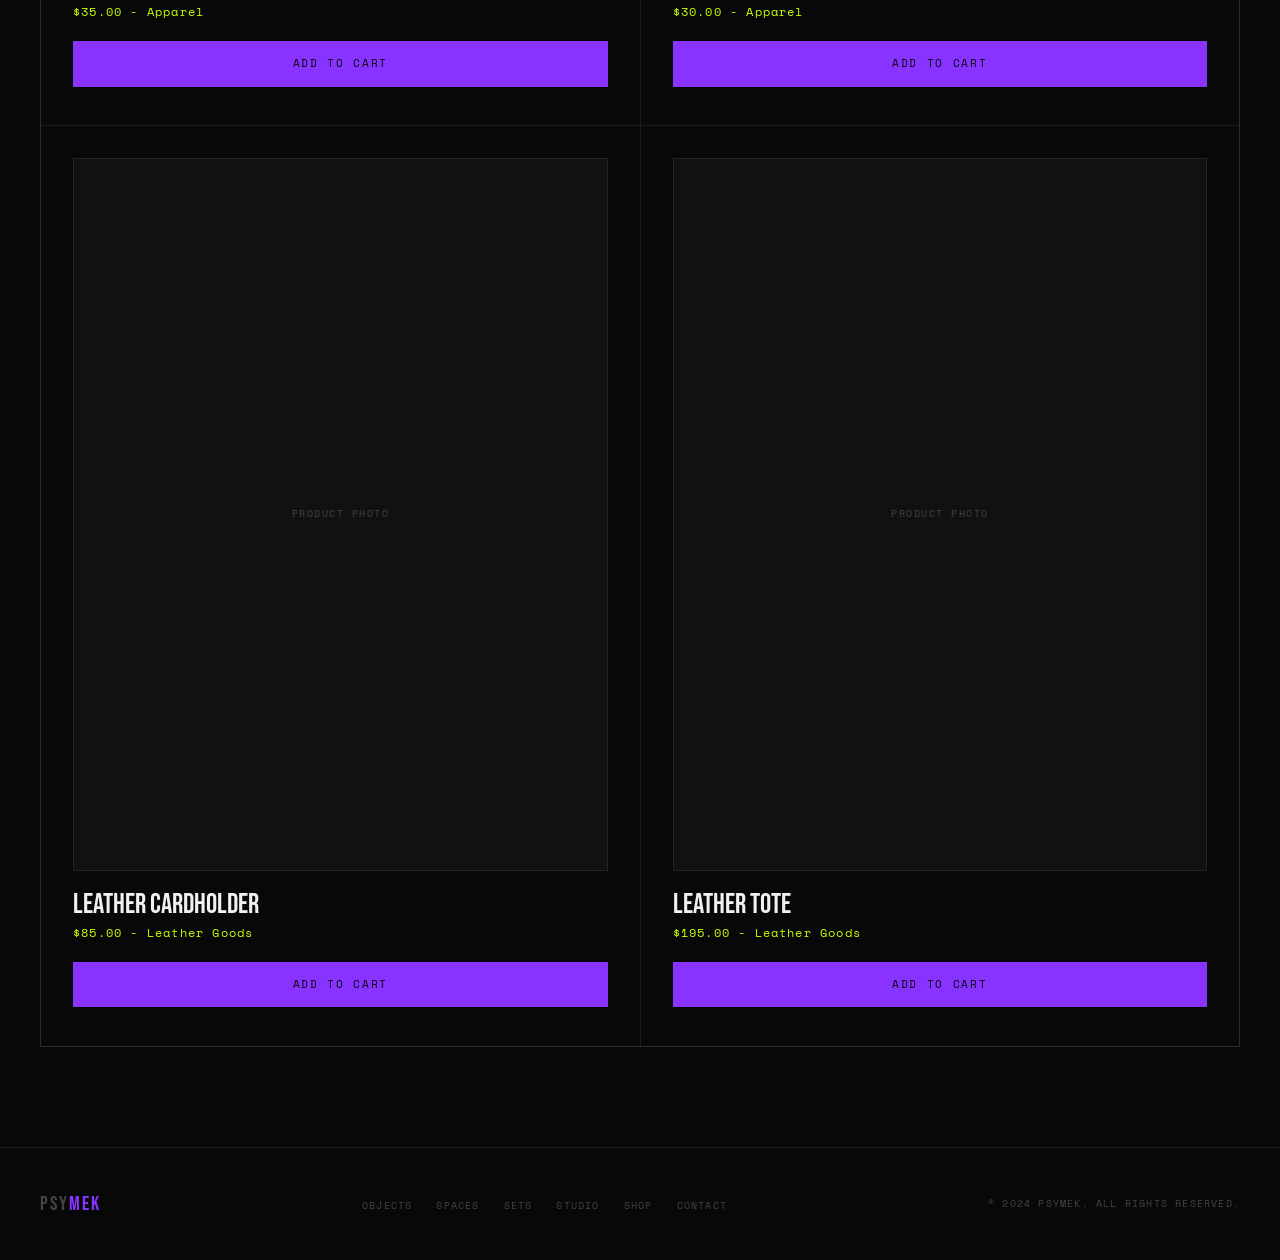
<file: shop.html>
<!DOCTYPE html>
<html lang="en">
<head>
<meta charset="UTF-8">
<meta name="viewport" content="width=device-width, initial-scale=1.0">
<title>Shop â PSYMEK Studio</title>
<link rel="preconnect" href="https://fonts.googleapis.com">
<link rel="preconnect" href="https://fonts.gstatic.com" crossorigin>
<link rel="stylesheet" href="styles.css">
</head>
<body>

<div id="cursor-dot"></div>
<div id="cursor-ring"></div>

<nav>
  <a href="index.html" class="nav-logo">PSY<span>MEK</span></a>
  <ul class="nav-links">
    <li><a href="objects.html">Objects</a></li>
    <li><a href="spaces.html">Spaces</a></li>
    <li><a href="sets.html">Sets</a></li>
    <li><a href="studio.html">Studio</a></li>
    <li><a href="shop.html" class="active">Shop</a></li>
    <li><a href="contact.html">Contact</a></li>
  </ul>
  <button class="nav-hamburger" aria-label="Menu">
    <span></span><span></span><span></span>
  </button>
  <a href="contact.html" class="nav-cta">Commission</a>
</nav>

<div class="page-header">
  <div class="page-header-label">Ready to Ship</div>
  <h1 class="page-header-title">Shop</h1>
</div>

<section style="padding-top: 64px;">

  <!--
  =====================================================================
  SHOPIFY SETUP GUIDE
  =====================================================================
  To activate this shop:
  1. Go to shopify.com and sign up for the Starter plan ($5/month)
  2. Add your products (name, photos, price, inventory)
  3. In Shopify: Sales Channels â Buy Button â Create buy button
  4. Choose a product, customise the button style
  5. Copy the embed code Shopify gives you
  6. Paste it inside the matching <div class="product-buy-area"> below
  7. Also paste the Shopify SDK script (once) just before </body>
  =====================================================================
  -->

  <!-- Shopify setup notice â remove this block once your shop is live -->
  <div class="shop-setup-notice reveal">
    <div class="shop-setup-accent">S</div>
    <div>
      <div class="shop-setup-title">Connect Your Shopify Store</div>
      <p class="shop-setup-text">
        This page is ready for your Shopify products. Sign up for a
        <a href="https://www.shopify.com/starter" target="_blank">Shopify Starter plan</a>
        ($5/month), add your products, then paste your Buy Button embed codes into the product cards below.
      </p>
      <div class="shop-setup-steps">
        <div class="shop-setup-step"><span class="shop-setup-step-num">01 â</span> Sign up at shopify.com/starter</div>
        <div class="shop-setup-step"><span class="shop-setup-step-num">02 â</span> Add products: name, photos, price, description</div>
        <div class="shop-setup-step"><span class="shop-setup-step-num">03 â</span> Go to Sales Channels â Buy Button â Create buy button</div>
        <div class="shop-setup-step"><span class="shop-setup-step-num">04 â</span> Copy the embed code for each product</div>
        <div class="shop-setup-step"><span class="shop-setup-step-num">05 â</span> Paste into the product-buy-area div in this file</div>
      </div>
    </div>
  </div>

  <!-- Product grid -->
  <div class="shop-grid">

    <!-- PRODUCT 01 â APPAREL -->
    <div class="product-card reveal">
      <div class="product-image">Product Photo</div>
      <div class="product-name">PSYMEK Tee</div>
      <div class="product-price">$35.00 - Apparel</div>
      <div class="product-buy-area">
        <!-- PASTE SHOPIFY BUY BUTTON EMBED CODE HERE -->
        <a href="https://shopify.com" target="_blank" style="display:block; width:100%; background:var(--accent); color:var(--black); border:none; padding:14px 20px; font-family:var(--font-mono); font-size:11px; text-transform:uppercase; letter-spacing:0.15em; text-align:center; text-decoration:none;">Add to Cart</a>
      </div>
    </div>

    <!-- PRODUCT 02 â APPAREL -->
    <div class="product-card reveal">
      <div class="product-image">Product Photo</div>
      <div class="product-name">PSYMEK Cap</div>
      <div class="product-price">$30.00 - Apparel</div>
      <div class="product-buy-area">
        <!-- PASTE SHOPIFY BUY BUTTON EMBED CODE HERE -->
        <a href="https://shopify.com" target="_blank" style="display:block; width:100%; background:var(--accent); color:var(--black); border:none; padding:14px 20px; font-family:var(--font-mono); font-size:11px; text-transform:uppercase; letter-spacing:0.15em; text-align:center; text-decoration:none;">Add to Cart</a>
      </div>
    </div>

    <!-- PRODUCT 03 â LEATHER -->
    <div class="product-card reveal">
      <div class="product-image">Product Photo</div>
      <div class="product-name">Leather Cardholder</div>
      <div class="product-price">$85.00 - Leather Goods</div>
      <div class="product-buy-area">
        <!-- PASTE SHOPIFY BUY BUTTON EMBED CODE HERE -->
        <a href="https://shopify.com" target="_blank" style="display:block; width:100%; background:var(--accent); color:var(--black); border:none; padding:14px 20px; font-family:var(--font-mono); font-size:11px; text-transform:uppercase; letter-spacing:0.15em; text-align:center; text-decoration:none;">Add to Cart</a>
      </div>
    </div>

    <!-- PRODUCT 04 â LEATHER -->
    <div class="product-card reveal">
      <div class="product-image">Product Photo</div>
      <div class="product-name">Leather Tote</div>
      <div class="product-price">$195.00 - Leather Goods</div>
      <div class="product-buy-area">
        <!-- PASTE SHOPIFY BUY BUTTON EMBED CODE HERE -->
        <a href="https://shopify.com" target="_blank" style="display:block; width:100%; background:var(--accent); color:var(--black); border:none; padding:14px 20px; font-family:var(--font-mono); font-size:11px; text-transform:uppercase; letter-spacing:0.15em; text-align:center; text-decoration:none;">Add to Cart</a>
      </div>
    </div>

  </div>

  <!--
  =====================================================================
  PASTE YOUR SHOPIFY SDK SCRIPT TAG HERE (once, after your products)
  It will look like:
  <script type="text/javascript">
    (function () { var scriptURL = 'https://sdks.shopifycdn.com/...'; ... })();
  </script>
  =====================================================================
  -->

</section>

<footer>
  <div class="footer-logo">PSY<span>MEK</span></div>
  <ul class="footer-links">
    <li><a href="objects.html">Objects</a></li>
    <li><a href="spaces.html">Spaces</a></li>
    <li><a href="sets.html">Sets</a></li>
    <li><a href="studio.html">Studio</a></li>
    <li><a href="shop.html">Shop</a></li>
    <li><a href="contact.html">Contact</a></li>
  </ul>
  <div class="footer-copy">&copy; 2024 PSYMEK. All rights reserved.</div>
</footer>

<script>
if (window.matchMedia('(hover: hover) and (pointer: fine)').matches) {
  const dot = document.getElementById('cursor-dot'); const ring = document.getElementById('cursor-ring');
  let mx = 0, my = 0, rx = 0, ry = 0;
  document.addEventListener('mousemove', e => { mx = e.clientX; my = e.clientY; ring.style.left = mx+'px'; ring.style.top = my+'px'; });
  function animateDot() { rx += (mx+rx)*0.12; ry += (my+ry)*0.12; dot.style.left = rx+'px'; dot.style.top = ry+'px'; requestAnimationFrame(animateDot); }
  animateDot();
  document.querySelectorAll('a, button, .product-card').forEach(el => { el.addEventListener('mouseenter', () => document.body.classList.add('cursor-hover')); el.addEventListener('mouseleave', () => document.body.classList.remove('cursor-hover')); });
}
const ham = document.querySelector('.nav-hamburger'); const nav = document.querySelector('.nav-links');
ham.addEventListener('click', () => { ham.classList.toggle('open'); nav.classList.toggle('open'); });
const observer = new IntersectionObserver(entries => entries.forEach(e => { if (e.isIntersecting) e.target.classList.add('visible'); }), { threshold: 0.1 });
document.querySelectorAll('.reveal').forEach(el => observer.observe(el));
</script>
</body>
</html>
</file>
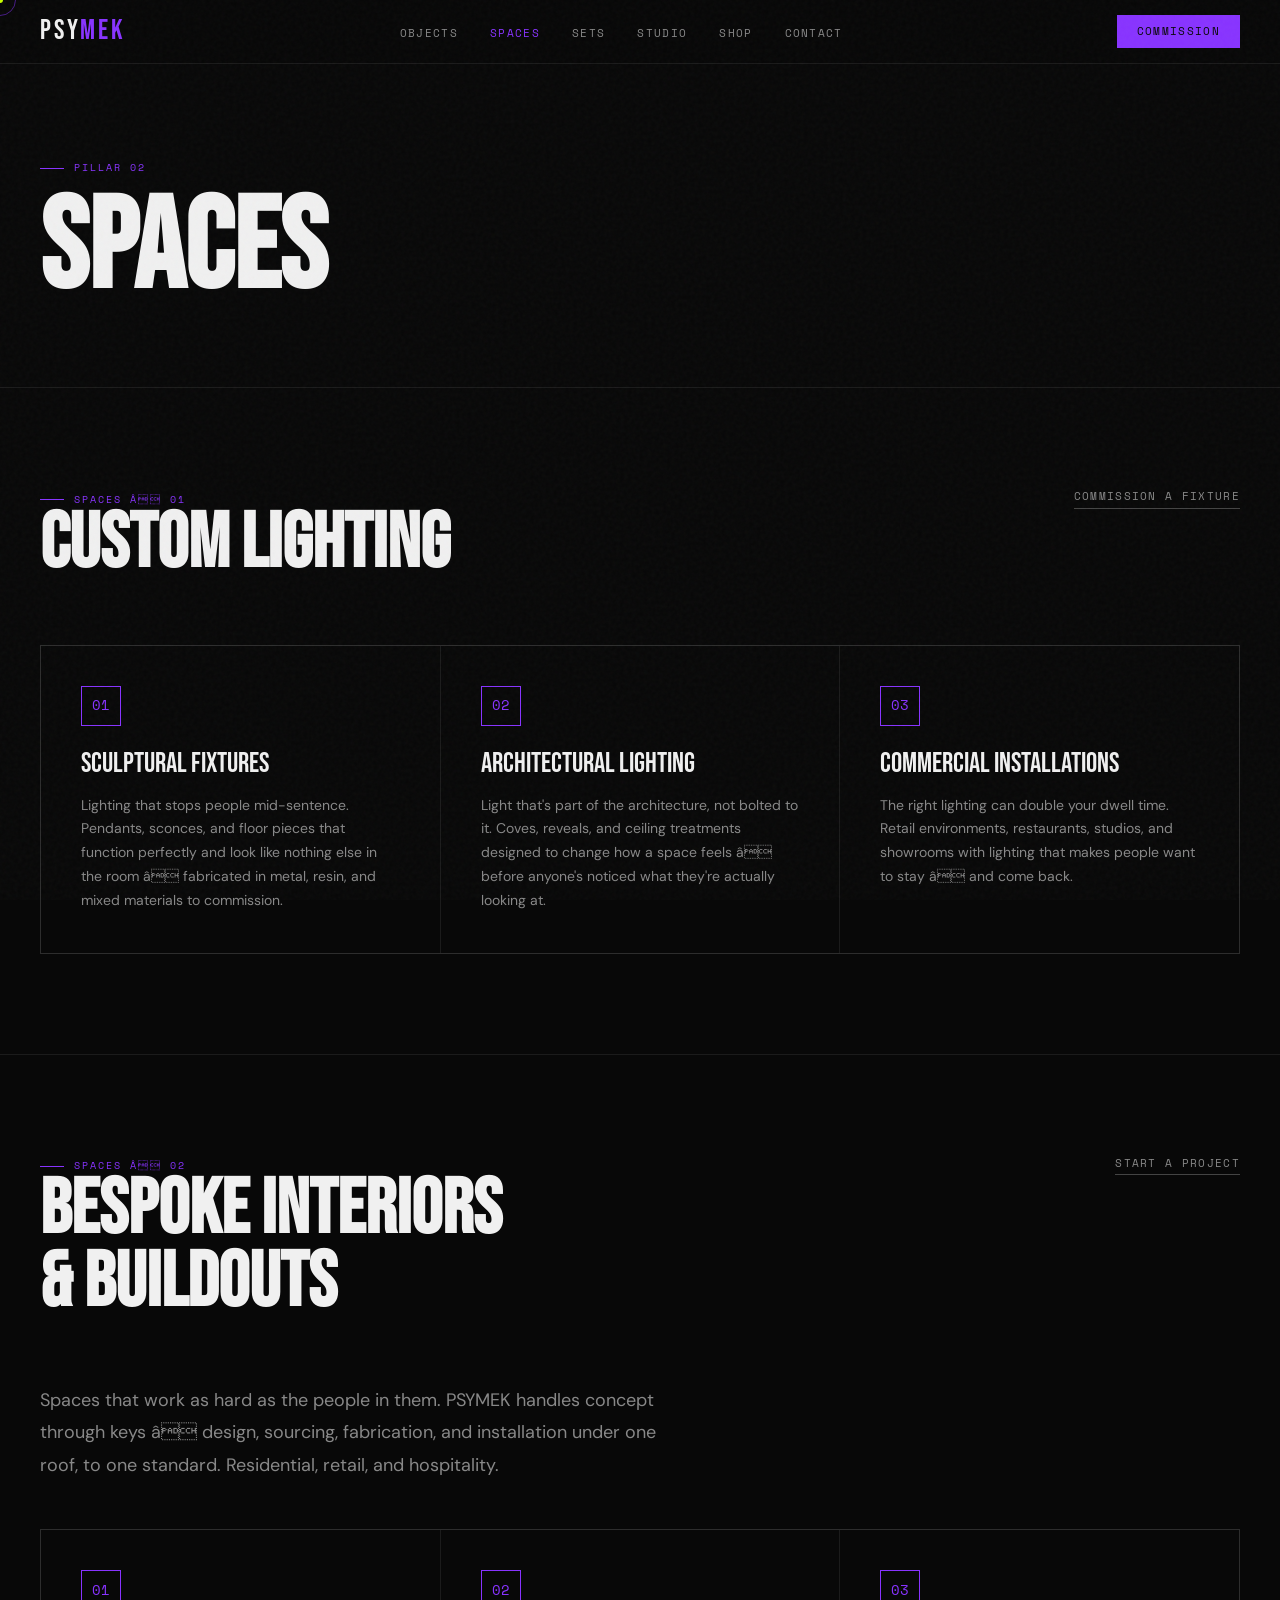
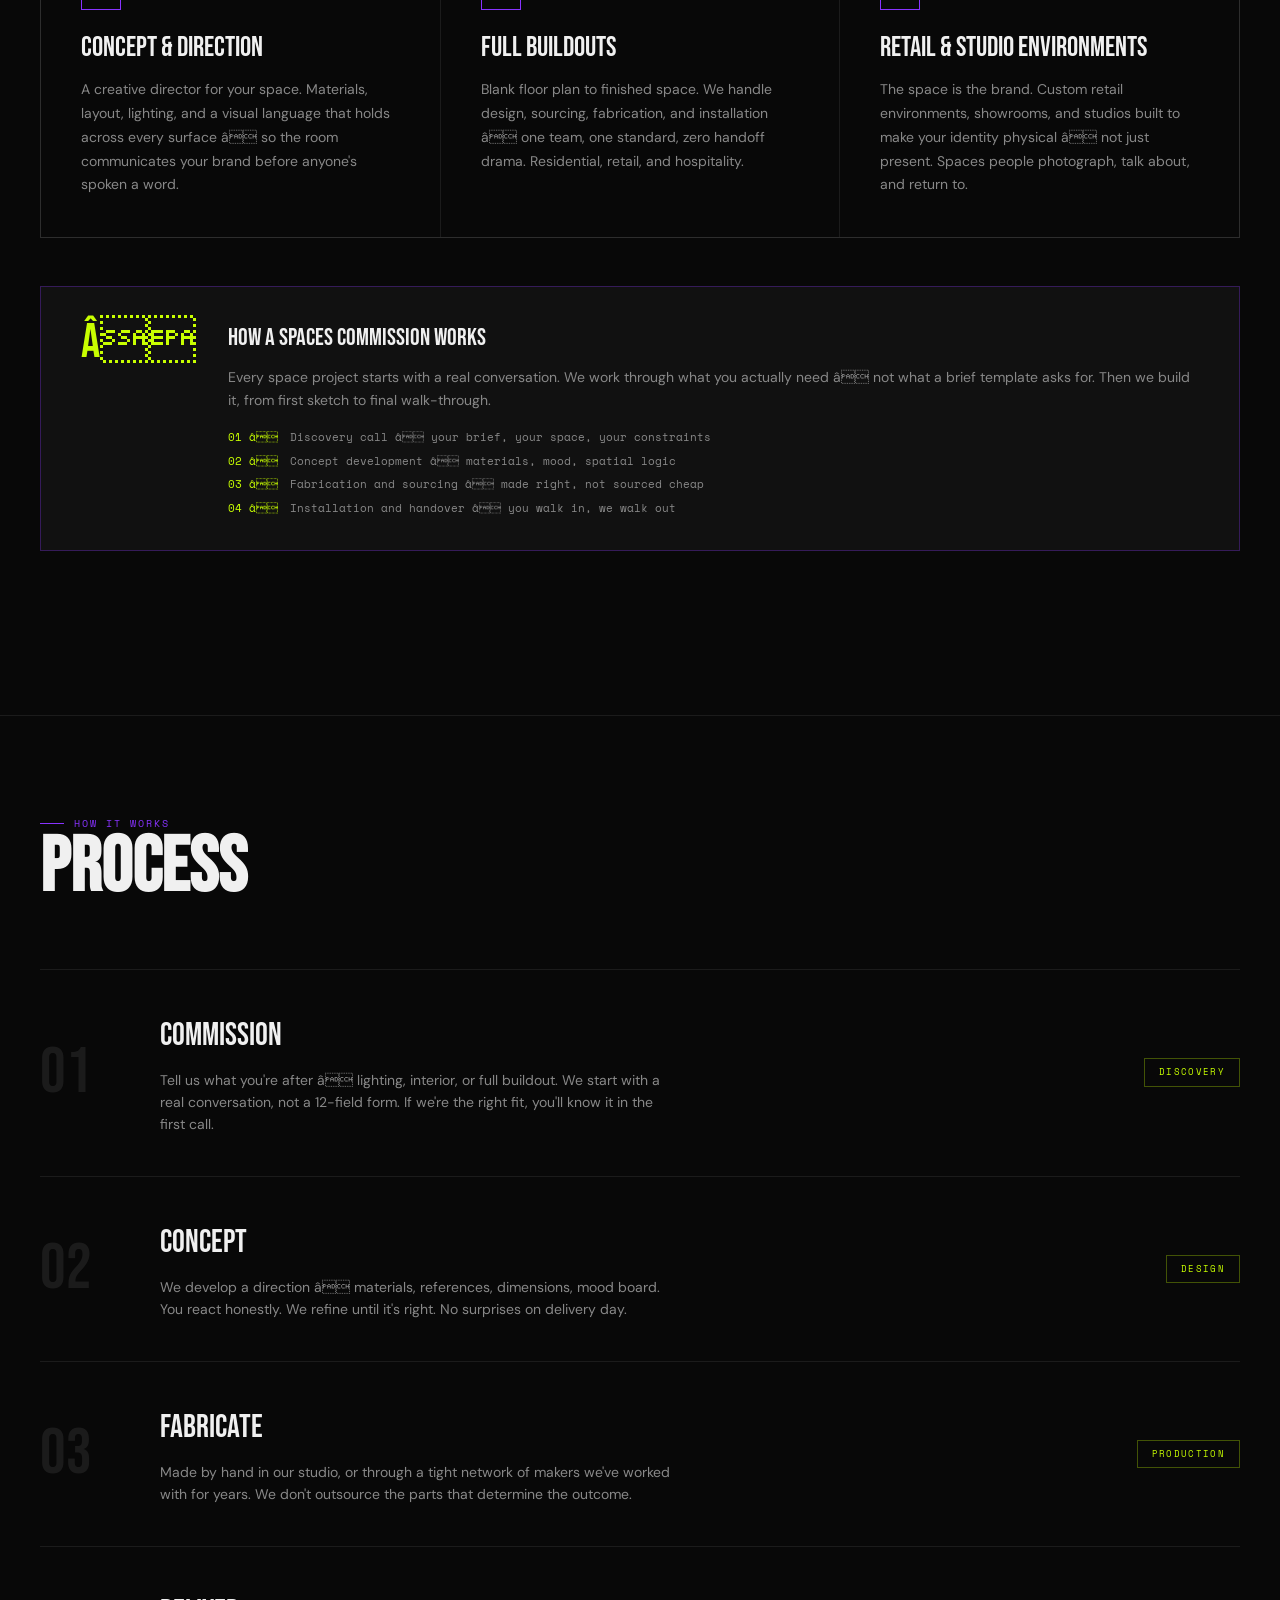
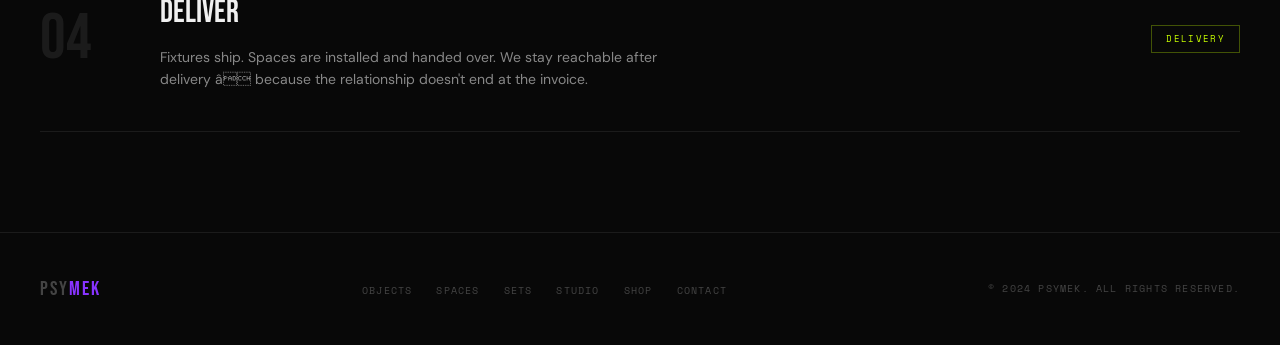
<file: spaces.html>
<!DOCTYPE html>
<html lang="en">
<head>
<meta charset="UTF-8">
<meta name="viewport" content="width=device-width, initial-scale=1.0">
<title>Spaces â PSYMEK</title>
<link rel="preconnect" href="https://fonts.googleapis.com">
<link rel="preconnect" href="https://fonts.gstatic.com" crossorigin>
<link rel="stylesheet" href="styles.css">
</head>
<body>

<div id="cursor-dot"></div>
<div id="cursor-ring"></div>

<nav>
  <a href="index.html" class="nav-logo">PSY<span>MEK</span></a>
  <ul class="nav-links">
    <li><a href="objects.html">Objects</a></li>
    <li><a href="spaces.html" class="active">Spaces</a></li>
    <li><a href="sets.html">Sets</a></li>
    <li><a href="studio.html">Studio</a></li>
    <li><a href="shop.html">Shop</a></li>
    <li><a href="contact.html">Contact</a></li>
  </ul>
  <button class="nav-hamburger" aria-label="Menu">
    <span></span><span></span><span></span>
  </button>
  <a href="contact.html" class="nav-cta">Commission</a>
</nav>

<div class="page-header">
  <div class="page-header-label">Pillar 02</div>
  <h1 class="page-header-title">Spaces</h1>
</div>

<!-- CUSTOM LIGHTING -->
<section>
  <div class="section-header reveal">
    <div>
      <div class="section-label">Spaces â 01</div>
      <h2 class="section-title">Custom Lighting</h2>
    </div>
    <a href="contact.html" class="section-link">Commission a Fixture</a>
  </div>
  <div class="services-grid">
    <div class="service-card reveal">
      <div class="service-icon">01</div>
      <div class="service-title">Sculptural Fixtures</div>
      <div class="service-desc">Lighting that stops people mid-sentence. Pendants, sconces, and floor pieces that function perfectly and look like nothing else in the room â fabricated in metal, resin, and mixed materials to commission.</div>
    </div>
    <div class="service-card reveal">
      <div class="service-icon">02</div>
      <div class="service-title">Architectural Lighting</div>
      <div class="service-desc">Light that's part of the architecture, not bolted to it. Coves, reveals, and ceiling treatments designed to change how a space feels â before anyone's noticed what they're actually looking at.</div>
    </div>
    <div class="service-card reveal">
      <div class="service-icon">03</div>
      <div class="service-title">Commercial Installations</div>
      <div class="service-desc">The right lighting can double your dwell time. Retail environments, restaurants, studios, and showrooms with lighting that makes people want to stay â and come back.</div>
    </div>
  </div>
</section>

<!-- BESPOKE INTERIORS & BUILDOUTS -->
<section>
  <div class="section-header reveal">
    <div>
      <div class="section-label">Spaces â 02</div>
      <h2 class="section-title">Bespoke Interiors<br>&amp; Buildouts</h2>
    </div>
    <a href="contact.html" class="section-link">Start a Project</a>
  </div>
  <p class="about-body reveal" style="max-width:640px; margin-bottom:48px;">Spaces that work as hard as the people in them. PSYMEK handles concept through keys â design, sourcing, fabrication, and installation under one roof, to one standard. Residential, retail, and hospitality.</p>
  <div class="services-grid">
    <div class="service-card reveal">
      <div class="service-icon">01</div>
      <div class="service-title">Concept &amp; Direction</div>
      <div class="service-desc">A creative director for your space. Materials, layout, lighting, and a visual language that holds across every surface â so the room communicates your brand before anyone's spoken a word.</div>
    </div>
    <div class="service-card reveal">
      <div class="service-icon">02</div>
      <div class="service-title">Full Buildouts</div>
      <div class="service-desc">Blank floor plan to finished space. We handle design, sourcing, fabrication, and installation â one team, one standard, zero handoff drama. Residential, retail, and hospitality.</div>
    </div>
    <div class="service-card reveal">
      <div class="service-icon">03</div>
      <div class="service-title">Retail &amp; Studio Environments</div>
      <div class="service-desc">The space is the brand. Custom retail environments, showrooms, and studios built to make your identity physical â not just present. Spaces people photograph, talk about, and return to.</div>
    </div>
  </div>
  <div class="shop-setup-notice reveal" style="margin-top: 48px;">
    <div class="shop-setup-accent">â</div>
    <div>
      <div class="shop-setup-title">How a Spaces Commission Works</div>
      <p class="shop-setup-text">Every space project starts with a real conversation. We work through what you actually need â not what a brief template asks for. Then we build it, from first sketch to final walk-through.</p>
      <div class="shop-setup-steps">
        <div class="shop-setup-step"><span class="shop-setup-step-num">01 â</span> Discovery call â your brief, your space, your constraints</div>
        <div class="shop-setup-step"><span class="shop-setup-step-num">02 â</span> Concept development â materials, mood, spatial logic</div>
        <div class="shop-setup-step"><span class="shop-setup-step-num">03 â</span> Fabrication and sourcing â made right, not sourced cheap</div>
        <div class="shop-setup-step"><span class="shop-setup-step-num">04 â</span> Installation and handover â you walk in, we walk out</div>
      </div>
    </div>
  </div>
</section>

<!-- PROCESS -->
<section>
  <div class="section-header reveal">
    <div>
      <div class="section-label">How It Works</div>
      <h2 class="section-title">Process</h2>
    </div>
  </div>
  <div class="process-steps">
    <div class="process-step reveal">
      <div class="step-num">01</div>
      <div class="step-content">
        <div class="step-title">Commission</div>
        <p class="step-desc">Tell us what you're after â lighting, interior, or full buildout. We start with a real conversation, not a 12-field form. If we're the right fit, you'll know it in the first call.</p>
      </div>
      <span class="step-tag">Discovery</span>
    </div>
    <div class="process-step reveal">
      <div class="step-num">02</div>
      <div class="step-content">
        <div class="step-title">Concept</div>
        <p class="step-desc">We develop a direction â materials, references, dimensions, mood board. You react honestly. We refine until it's right. No surprises on delivery day.</p>
      </div>
      <span class="step-tag">Design</span>
    </div>
    <div class="process-step reveal">
      <div class="step-num">03</div>
      <div class="step-content">
        <div class="step-title">Fabricate</div>
        <p class="step-desc">Made by hand in our studio, or through a tight network of makers we've worked with for years. We don't outsource the parts that determine the outcome.</p>
      </div>
      <span class="step-tag">Production</span>
    </div>
    <div class="process-step reveal">
      <div class="step-num">04</div>
      <div class="step-content">
        <div class="step-title">Deliver</div>
        <p class="step-desc">Fixtures ship. Spaces are installed and handed over. We stay reachable after delivery â because the relationship doesn't end at the invoice.</p>
      </div>
      <span class="step-tag">Delivery</span>
    </div>
  </div>
</section>

<footer>
  <div class="footer-logo">PSY<span>MEK</span></div>
  <ul class="footer-links">
    <li><a href="objects.html">Objects</a></li>
    <li><a href="spaces.html">Spaces</a></li>
    <li><a href="sets.html">Sets</a></li>
    <li><a href="studio.html">Studio</a></li>
    <li><a href="shop.html">Shop</a></li>
    <li><a href="contact.html">Contact</a></li>
  </ul>
  <div class="footer-copy">&copy; 2024 PSYMEK. All rights reserved.</div>
</footer>

<script>
if (window.matchMedia('(hover: hover) and (pointer: fine)').matches) {
  const dot = document.getElementById('cursor-dot');
  const ring = document.getElementById('cursor-ring');
  let mx = 0, my = 0, rx = 0, ry = 0;
  document.addEventListener('mousemove', e => { mx = e.clientX; my = e.clientY; ring.style.left = mx+'px'; ring.style.top = my+'px'; });
  function animateDot() { rx += (mx-rx)*0.12; ry += (my-ry)*0.12; dot.style.left = rx+'px'; dot.style.top = ry+'px'; requestAnimationFrame(animateDot); }
  animateDot();
  document.querySelectorAll('a, button, .service-card').forEach(el => {
    el.addEventListener('mouseenter', () => document.body.classList.add('cursor-hover'));
    el.addEventListener('mouseleave', () => document.body.classList.remove('cursor-hover'));
  });
}
const ham = document.querySelector('.nav-hamburger');
const nav = document.querySelector('.nav-links');
ham.addEventListener('click', () => { ham.classList.toggle('open'); nav.classList.toggle('open'); });
const observer = new IntersectionObserver(entries => entries.forEach(e => { if (e.isIntersecting) e.target.classList.add('visible'); }), { threshold: 0.1 });
document.querySelectorAll('.reveal').forEach(el => observer.observe(el));
</script>
</body>
</html>
</file>
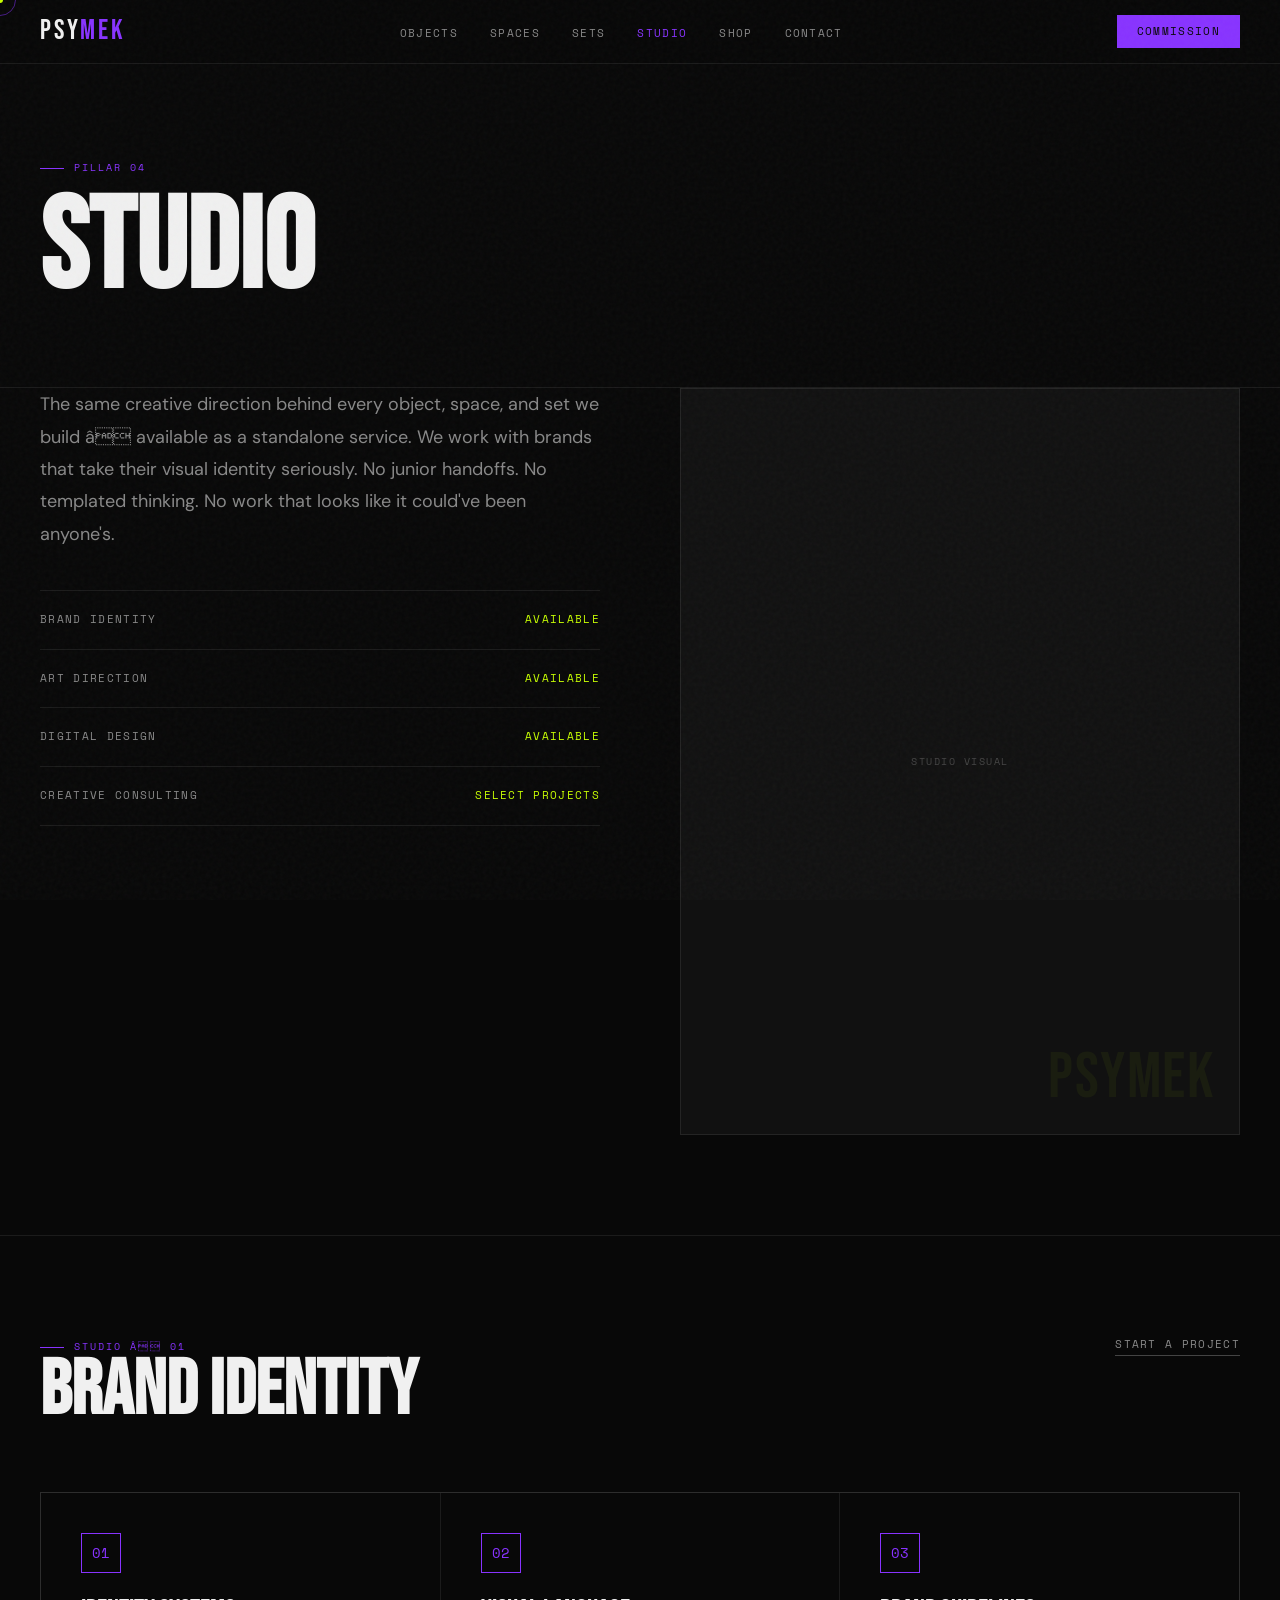
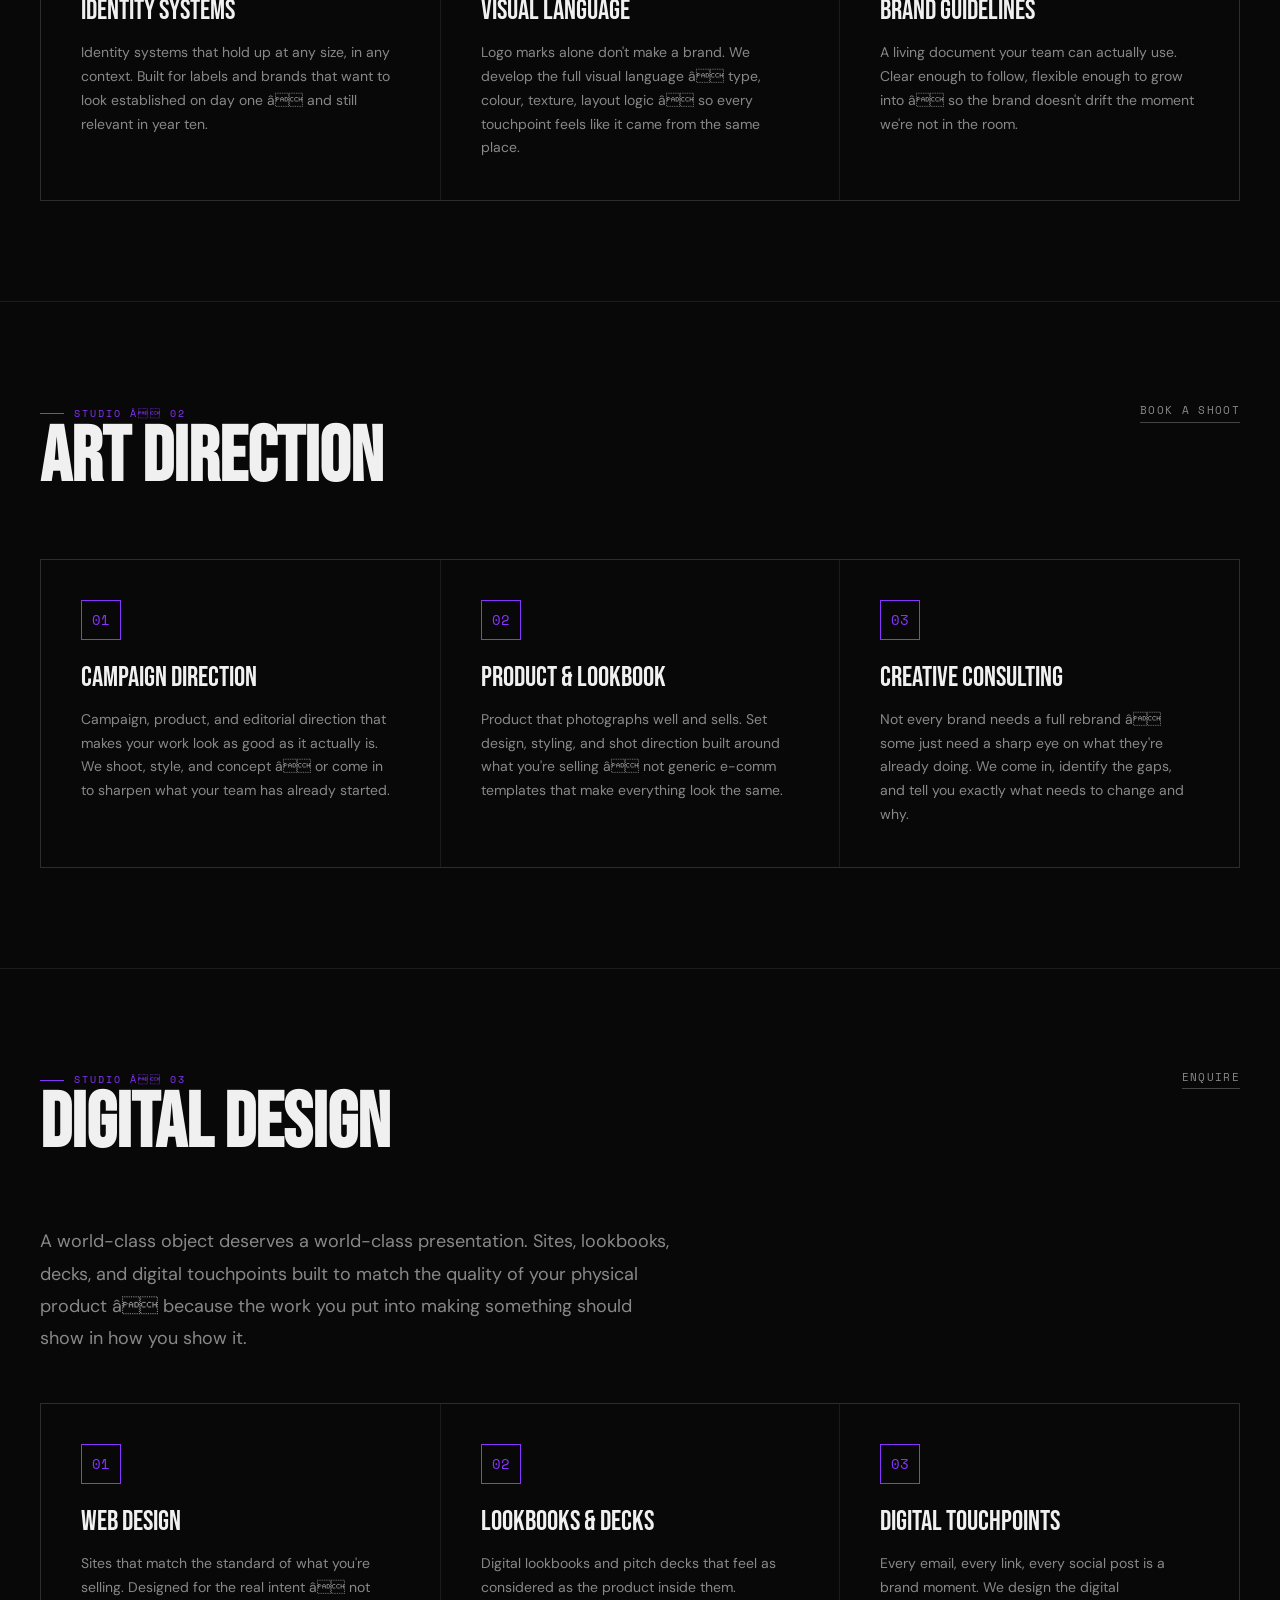
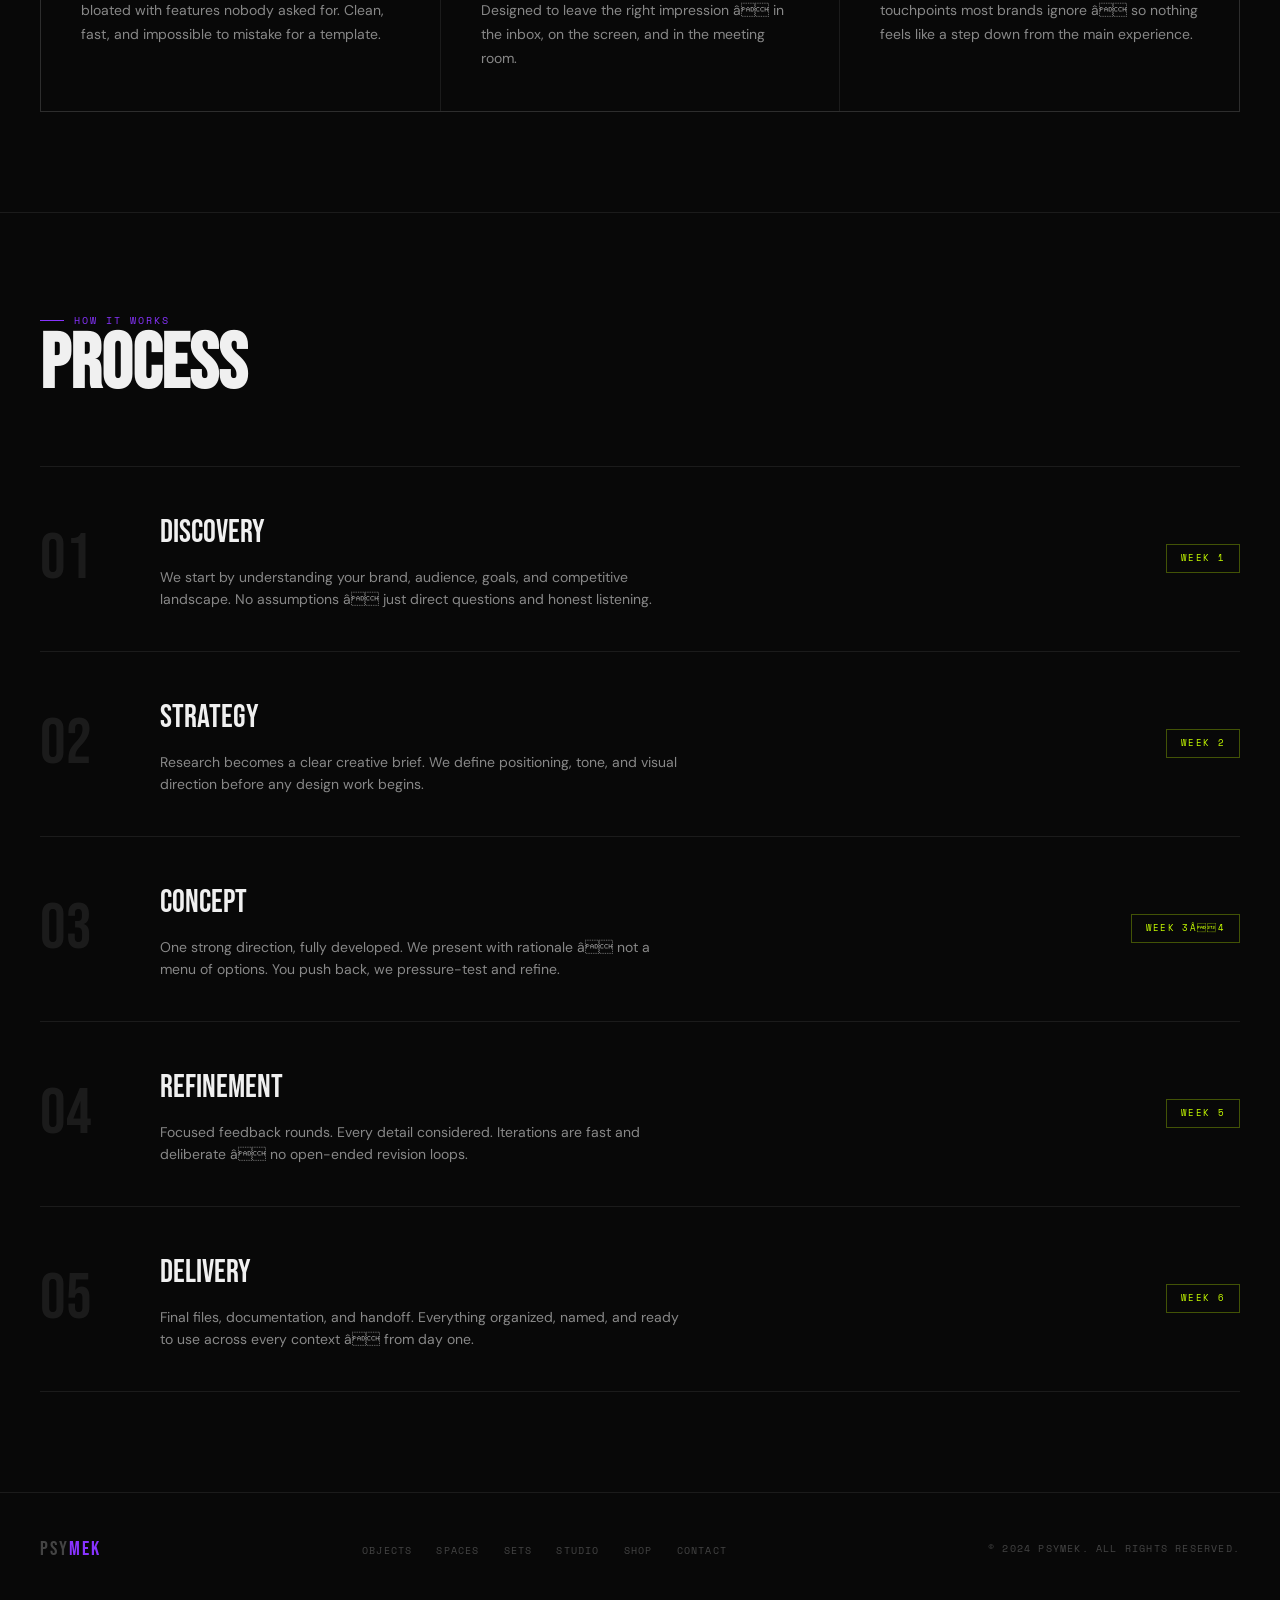
<file: studio.html>
<!DOCTYPE html>
<html lang="en">
<head>
<meta charset="UTF-8">
<meta name="viewport" content="width=device-width, initial-scale=1.0">
<title>Studio â PSYMEK</title>
<link rel="preconnect" href="https://fonts.googleapis.com">
<link rel="preconnect" href="https://fonts.gstatic.com" crossorigin>
<link rel="stylesheet" href="styles.css">
</head>
<body>

<div id="cursor-dot"></div>
<div id="cursor-ring"></div>

<nav>
  <a href="index.html" class="nav-logo">PSY<span>MEK</span></a>
  <ul class="nav-links">
    <li><a href="objects.html">Objects</a></li>
    <li><a href="spaces.html">Spaces</a></li>
    <li><a href="sets.html">Sets</a></li>
    <li><a href="studio.html" class="active">Studio</a></li>
    <li><a href="shop.html">Shop</a></li>
    <li><a href="contact.html">Contact</a></li>
  </ul>
  <button class="nav-hamburger" aria-label="Menu">
    <span></span><span></span><span></span>
  </button>
  <a href="contact.html" class="nav-cta">Commission</a>
</nav>

<div class="page-header">
  <div class="page-header-label">Pillar 04</div>
  <h1 class="page-header-title">Studio</h1>
</div>

<!-- STUDIO INTRO -->
<section style="padding-top: 0;">
  <div class="about-grid reveal">
    <div>
      <p class="about-body">The same creative direction behind every object, space, and set we build â available as a standalone service. We work with brands that take their visual identity seriously. No junior handoffs. No templated thinking. No work that looks like it could've been anyone's.</p>
      <div class="about-highlights">
        <div class="highlight-item"><span class="highlight-label">Brand Identity</span><span class="highlight-val">Available</span></div>
        <div class="highlight-item"><span class="highlight-label">Art Direction</span><span class="highlight-val">Available</span></div>
        <div class="highlight-item"><span class="highlight-label">Digital Design</span><span class="highlight-val">Available</span></div>
        <div class="highlight-item"><span class="highlight-label">Creative Consulting</span><span class="highlight-val">Select Projects</span></div>
      </div>
    </div>
    <div class="about-visual">Studio Visual</div>
  </div>
</section>

<!-- BRAND IDENTITY -->
<section>
  <div class="section-header reveal">
    <div>
      <div class="section-label">Studio â 01</div>
      <h2 class="section-title">Brand Identity</h2>
    </div>
    <a href="contact.html" class="section-link">Start a Project</a>
  </div>
  <div class="services-grid">
    <div class="service-card reveal">
      <div class="service-icon">01</div>
      <div class="service-title">Identity Systems</div>
      <div class="service-desc">Identity systems that hold up at any size, in any context. Built for labels and brands that want to look established on day one â and still relevant in year ten.</div>
    </div>
    <div class="service-card reveal">
      <div class="service-icon">02</div>
      <div class="service-title">Visual Language</div>
      <div class="service-desc">Logo marks alone don't make a brand. We develop the full visual language â type, colour, texture, layout logic â so every touchpoint feels like it came from the same place.</div>
    </div>
    <div class="service-card reveal">
      <div class="service-icon">03</div>
      <div class="service-title">Brand Guidelines</div>
      <div class="service-desc">A living document your team can actually use. Clear enough to follow, flexible enough to grow into â so the brand doesn't drift the moment we're not in the room.</div>
    </div>
  </div>
</section>

<!-- ART DIRECTION -->
<section>
  <div class="section-header reveal">
    <div>
      <div class="section-label">Studio â 02</div>
      <h2 class="section-title">Art Direction</h2>
    </div>
    <a href="contact.html" class="section-link">Book a Shoot</a>
  </div>
  <div class="services-grid">
    <div class="service-card reveal">
      <div class="service-icon">01</div>
      <div class="service-title">Campaign Direction</div>
      <div class="service-desc">Campaign, product, and editorial direction that makes your work look as good as it actually is. We shoot, style, and concept â or come in to sharpen what your team has already started.</div>
    </div>
    <div class="service-card reveal">
      <div class="service-icon">02</div>
      <div class="service-title">Product &amp; Lookbook</div>
      <div class="service-desc">Product that photographs well and sells. Set design, styling, and shot direction built around what you're selling â not generic e-comm templates that make everything look the same.</div>
    </div>
    <div class="service-card reveal">
      <div class="service-icon">03</div>
      <div class="service-title">Creative Consulting</div>
      <div class="service-desc">Not every brand needs a full rebrand â some just need a sharp eye on what they're already doing. We come in, identify the gaps, and tell you exactly what needs to change and why.</div>
    </div>
  </div>
</section>

<!-- DIGITAL DESIGN -->
<section>
  <div class="section-header reveal">
    <div>
      <div class="section-label">Studio â 03</div>
      <h2 class="section-title">Digital Design</h2>
    </div>
    <a href="contact.html" class="section-link">Enquire</a>
  </div>
  <p class="about-body reveal" style="max-width:640px; margin-bottom:48px;">A world-class object deserves a world-class presentation. Sites, lookbooks, decks, and digital touchpoints built to match the quality of your physical product â because the work you put into making something should show in how you show it.</p>
  <div class="services-grid">
    <div class="service-card reveal">
      <div class="service-icon">01</div>
      <div class="service-title">Web Design</div>
      <div class="service-desc">Sites that match the standard of what you're selling. Designed for the real intent â not bloated with features nobody asked for. Clean, fast, and impossible to mistake for a template.</div>
    </div>
    <div class="service-card reveal">
      <div class="service-icon">02</div>
      <div class="service-title">Lookbooks &amp; Decks</div>
      <div class="service-desc">Digital lookbooks and pitch decks that feel as considered as the product inside them. Designed to leave the right impression â in the inbox, on the screen, and in the meeting room.</div>
    </div>
    <div class="service-card reveal">
      <div class="service-icon">03</div>
      <div class="service-title">Digital Touchpoints</div>
      <div class="service-desc">Every email, every link, every social post is a brand moment. We design the digital touchpoints most brands ignore â so nothing feels like a step down from the main experience.</div>
    </div>
  </div>
</section>

<!-- PROCESS -->
<section>
  <div class="section-header reveal">
    <div>
      <div class="section-label">How It Works</div>
      <h2 class="section-title">Process</h2>
    </div>
  </div>
  <div class="process-steps">
    <div class="process-step reveal">
      <div class="step-num">01</div>
      <div class="step-content">
        <div class="step-title">Discovery</div>
        <p class="step-desc">We start by understanding your brand, audience, goals, and competitive landscape. No assumptions â just direct questions and honest listening.</p>
      </div>
      <span class="step-tag">Week 1</span>
    </div>
    <div class="process-step reveal">
      <div class="step-num">02</div>
      <div class="step-content">
        <div class="step-title">Strategy</div>
        <p class="step-desc">Research becomes a clear creative brief. We define positioning, tone, and visual direction before any design work begins.</p>
      </div>
      <span class="step-tag">Week 2</span>
    </div>
    <div class="process-step reveal">
      <div class="step-num">03</div>
      <div class="step-content">
        <div class="step-title">Concept</div>
        <p class="step-desc">One strong direction, fully developed. We present with rationale â not a menu of options. You push back, we pressure-test and refine.</p>
      </div>
      <span class="step-tag">Week 3â4</span>
    </div>
    <div class="process-step reveal">
      <div class="step-num">04</div>
      <div class="step-content">
        <div class="step-title">Refinement</div>
        <p class="step-desc">Focused feedback rounds. Every detail considered. Iterations are fast and deliberate â no open-ended revision loops.</p>
      </div>
      <span class="step-tag">Week 5</span>
    </div>
    <div class="process-step reveal">
      <div class="step-num">05</div>
      <div class="step-content">
        <div class="step-title">Delivery</div>
        <p class="step-desc">Final files, documentation, and handoff. Everything organized, named, and ready to use across every context â from day one.</p>
      </div>
      <span class="step-tag">Week 6</span>
    </div>
  </div>
</section>

<footer>
  <div class="footer-logo">PSY<span>MEK</span></div>
  <ul class="footer-links">
    <li><a href="objects.html">Objects</a></li>
    <li><a href="spaces.html">Spaces</a></li>
    <li><a href="sets.html">Sets</a></li>
    <li><a href="studio.html">Studio</a></li>
    <li><a href="shop.html">Shop</a></li>
    <li><a href="contact.html">Contact</a></li>
  </ul>
  <div class="footer-copy">&copy; 2024 PSYMEK. All rights reserved.</div>
</footer>

<script>
if (window.matchMedia('(hover: hover) and (pointer: fine)').matches) {
  const dot = document.getElementById('cursor-dot');
  const ring = document.getElementById('cursor-ring');
  let mx = 0, my = 0, rx = 0, ry = 0;
  document.addEventListener('mousemove', e => { mx = e.clientX; my = e.clientY; ring.style.left = mx+'px'; ring.style.top = my+'px'; });
  function animateDot() { rx += (mx-rx)*0.12; ry += (my-ry)*0.12; dot.style.left = rx+'px'; dot.style.top = ry+'px'; requestAnimationFrame(animateDot); }
  animateDot();
  document.querySelectorAll('a, button, .service-card').forEach(el => {
    el.addEventListener('mouseenter', () => document.body.classList.add('cursor-hover'));
    el.addEventListener('mouseleave', () => document.body.classList.remove('cursor-hover'));
  });
}
const ham = document.querySelector('.nav-hamburger');
const nav = document.querySelector('.nav-links');
ham.addEventListener('click', () => { ham.classList.toggle('open'); nav.classList.toggle('open'); });
const observer = new IntersectionObserver(entries => entries.forEach(e => { if (e.isIntersecting) e.target.classList.add('visible'); }), { threshold: 0.1 });
document.querySelectorAll('.reveal').forEach(el => observer.observe(el));
</script>
</body>
</html>
</file>
<file: styles.css>
/* PSYMEK Design Studio â Shared Styles */
@import url('https://fonts.googleapis.com/css2?family=Bebas+Neue&family=DM+Sans:ital,opsz,wght@0,9..40,300;0,9..40,400;0,9..40,500;1,9..40,300&family=Space+Mono:ital,wght@0,400;0,700;1,400&display=swap');

*, *::before, *::after { box-sizing: border-box; margin: 0; padding: 0; }

:root {
  --black: #080808;
  --void: #0c0c0c;
  --surface: #111111;
  --border: rgba(255,255,255,0.08);
  --border-accent: rgba(136,51,255,0.3);
  --accent: #8833FF;
  --accent-dim: rgba(136,51,255,0.15);
  --accent-2: #C8FF00;
  --accent-2-dim: rgba(200,255,0,0.15);
  --border-accent-2: rgba(200,255,0,0.3);
  --white: #f0f0f0;
  --gray: #888;
  --gray-dim: #444;
  --font-display: 'Bebas Neue', sans-serif;
  --font-mono: 'Space Mono', monospace;
  --font-body: 'DM Sans', sans-serif;
}

html { scroll-behavior: smooth; }

body {
  background: var(--black);
  color: var(--white);
  font-family: var(--font-body);
  font-size: 16px;
  line-height: 1.6;
  overflow-x: hidden;
}

/* ---- CURSOR (mouse only) ---- */
#cursor-dot, #cursor-ring { display: none; }

@media (hover: hover) and (pointer: fine) {
  body { cursor: none; }
  #cursor-dot {
    display: block;
    position: fixed; top: 0; left: 0; z-index: 9999;
    width: 6px; height: 6px;
    background: var(--accent-2);
    border-radius: 50%;
    pointer-events: none;
    transform: translate(-50%, -50%);
    transition: transform 0.05s;
  }
  #cursor-ring {
    display: block;
    position: fixed; top: 0; left: 0; z-index: 9998;
    width: 32px; height: 32px;
    border: 1px solid rgba(136,51,255,0.5);
    border-radius: 50%;
    pointer-events: none;
    transform: translate(-50%, -50%);
    transition: transform 0.18s ease, width 0.2s, height 0.2s, border-color 0.2s;
  }
  body.cursor-hover #cursor-ring { width: 48px; height: 48px; border-color: var(--accent); }
}

/* ---- NOISE OVERLAY ---- */
body::after {
  content: '';
  position: fixed; inset: 0; z-index: 9990;
  pointer-events: none;
  opacity: 0.035;
  background-image: url("data:image/svg+xml,%3Csvg viewBox='0 0 256 256' xmlns='http://www.w3.org/2000/svg'%3E%3Cfilter id='noise'%3E%3CfeTurbulence type='fractalNoise' baseFrequency='0.9' numOctaves='4' stitchTiles='stitch'/%3E%3C/filter%3E%3Crect width='100%25' height='100%25' filter='url(%23noise)'/%3E%3C/svg%3E");
}

/* ---- NAV ---- */
nav {
  position: fixed; top: 0; left: 0; right: 0; z-index: 500;
  display: flex; align-items: center; justify-content: space-between;
  padding: 0 40px;
  height: 64px;
  border-bottom: 1px solid var(--border);
  background: rgba(8,8,8,0.92);
  backdrop-filter: blur(12px);
}
.nav-logo {
  font-family: var(--font-display);
  font-size: 28px;
  letter-spacing: 0.1em;
  color: var(--white);
  text-decoration: none;
  position: relative;
  z-index: 600;
}
.nav-logo span { color: var(--accent); }
.nav-links {
  display: flex; gap: 32px;
  list-style: none;
}
.nav-links a {
  font-family: var(--font-mono);
  font-size: 11px;
  text-transform: uppercase;
  letter-spacing: 0.12em;
  color: var(--gray);
  text-decoration: none;
  transition: color 0.2s;
}
@media (hover: hover) { .nav-links a:hover { color: var(--accent); } }
.nav-links a.active { color: var(--accent); }
.nav-cta {
  font-family: var(--font-mono);
  font-size: 11px;
  text-transform: uppercase;
  letter-spacing: 0.12em;
  color: var(--black);
  background: var(--accent);
  padding: 8px 20px;
  text-decoration: none;
  transition: background 0.2s, color 0.2s;
  position: relative;
  z-index: 600;
}
@media (hover: hover) { .nav-cta:hover { background: var(--white); } }

/* ---- HAMBURGER ---- */
.nav-hamburger {
  display: none;
  flex-direction: column;
  gap: 5px;
  background: none;
  border: none;
  padding: 8px;
  z-index: 600;
  position: relative;
}
@media (hover: hover) and (pointer: fine) { .nav-hamburger { cursor: none; } }
.nav-hamburger span {
  display: block;
  width: 22px; height: 1px;
  background: var(--white);
  transition: transform 0.3s, opacity 0.3s;
}
.nav-hamburger.open span:nth-child(1) { transform: translateY(6px) rotate(45deg); }
.nav-hamburger.open span:nth-child(2) { opacity: 0; }
.nav-hamburger.open span:nth-child(3) { transform: translateY(-6px) rotate(-45deg); }

/* ---- PAGE HEADER (inner pages) ---- */
.page-header {
  padding: 160px 40px 80px;
  border-bottom: 1px solid var(--border);
}
.page-header-label {
  font-family: var(--font-mono);
  font-size: 10px;
  text-transform: uppercase;
  letter-spacing: 0.2em;
  color: var(--accent);
  display: flex; align-items: center; gap: 10px;
  margin-bottom: 16px;
}
.page-header-label::before {
  content: '';
  display: block; width: 24px; height: 1px;
  background: var(--accent);
}
.page-header-title {
  font-family: var(--font-display);
  font-size: clamp(64px, 10vw, 140px);
  line-height: 0.9;
  color: var(--white);
}

/* ---- HERO ---- */
#hero {
  min-height: 100vh;
  padding: 120px 40px 80px;
  display: flex; flex-direction: column; justify-content: flex-end;
  border-bottom: 1px solid var(--border);
  position: relative; overflow: hidden;
}
.hero-tag {
  font-family: var(--font-mono);
  font-size: 11px;
  text-transform: uppercase;
  letter-spacing: 0.2em;
  color: var(--accent);
  margin-bottom: 24px;
  display: flex; align-items: center; gap: 12px;
}
.hero-tag::before { content: ''; display: block; width: 32px; height: 1px; background: var(--accent); }
.hero-title {
  font-family: var(--font-display);
  font-size: clamp(80px, 12vw, 180px);
  line-height: 0.9;
  letter-spacing: -0.01em;
  color: var(--white);
  margin-bottom: 40px;
}
.hero-title .line-accent { color: var(--accent); }
.hero-sub { display: flex; align-items: flex-end; justify-content: space-between; gap: 40px; flex-wrap: wrap; }
.hero-desc { max-width: 480px; font-size: 16px; color: var(--gray); line-height: 1.7; }
.hero-stats { display: flex; gap: 40px; }
.stat-item { text-align: right; }
.stat-num { font-family: var(--font-display); font-size: 48px; line-height: 1; color: var(--accent-2); }
.stat-label { font-family: var(--font-mono); font-size: 10px; text-transform: uppercase; letter-spacing: 0.15em; color: var(--gray); margin-top: 4px; }
.hero-scroll-hint {
  position: absolute; bottom: 40px; right: 40px;
  font-family: var(--font-mono); font-size: 10px;
  text-transform: uppercase; letter-spacing: 0.15em;
  color: var(--gray-dim); writing-mode: vertical-rl;
  display: flex; align-items: center; gap: 12px;
}
.hero-scroll-hint::after { content: ''; display: block; width: 1px; height: 48px; background: var(--gray-dim); }

/* ---- TICKER ---- */
.ticker-wrap {
  overflow: hidden;
  border-top: 1px solid var(--border); border-bottom: 1px solid var(--border);
  background: var(--void); padding: 14px 0; white-space: nowrap;
}
.ticker-inner { display: inline-block; animation: ticker 30s linear infinite; }
.ticker-item {
  display: inline-flex; align-items: center; gap: 24px; margin-right: 48px;
  font-family: var(--font-mono); font-size: 11px;
  text-transform: uppercase; letter-spacing: 0.15em; color: var(--gray-dim);
}
.ticker-dot { width: 4px; height: 4px; background: var(--accent-2); border-radius: 50%; flex-shrink: 0; }
@keyframes ticker { from { transform: translateX(0); } to { transform: translateX(-50%); } }

/* ---- SECTION BASE ---- */
section { padding: 100px 40px; border-bottom: 1px solid var(--border); }
.section-header { display: flex; align-items: baseline; justify-content: space-between; margin-bottom: 64px; flex-wrap: wrap; gap: 16px; }
.section-label {
  font-family: var(--font-mono); font-size: 10px; text-transform: uppercase;
  letter-spacing: 0.2em; color: var(--accent); display: flex; align-items: center; gap: 10px;
}
.section-label::before { content: ''; display: block; width: 24px; height: 1px; background: var(--accent); }
.section-title { font-family: var(--font-display); font-size: clamp(48px, 6vw, 96px); line-height: 0.95; color: var(--white); }
.section-link {
  font-family: var(--font-mono); font-size: 11px; text-transform: uppercase; letter-spacing: 0.12em;
  color: var(--gray); text-decoration: none; border-bottom: 1px solid var(--gray-dim);
  padding-bottom: 2px; transition: color 0.2s, border-color 0.2s;
}
@media (hover: hover) { .section-link:hover { color: var(--accent); border-color: var(--accent); } }

/* ---- WORK GRID ---- */
.work-grid {
  display: grid; grid-template-columns: repeat(2, 1fr);
  gap: 1px; background: var(--border); border: 1px solid var(--border);
}
.work-item {
  background: var(--black); padding: 48px;
  position: relative; overflow: hidden; transition: background 0.3s;
}
.work-item::before {
  content: ''; position: absolute; top: 0; left: 0;
  width: 0; height: 2px; background: var(--accent); transition: width 0.4s ease;
}
@media (hover: hover) { .work-item:hover::before { width: 100%; } .work-item:hover { background: var(--surface); } }
.work-num { font-family: var(--font-mono); font-size: 10px; color: var(--gray-dim); letter-spacing: 0.15em; margin-bottom: 32px; }
.work-placeholder {
  width: 100%; aspect-ratio: 16/9; background: var(--surface); border: 1px solid var(--border);
  margin-bottom: 24px; display: flex; align-items: center; justify-content: center;
  font-family: var(--font-mono); font-size: 10px; color: var(--gray-dim);
  text-transform: uppercase; letter-spacing: 0.15em;
}
.work-placeholder img, .work-placeholder video { width: 100%; height: 100%; object-fit: cover; display: block; }
.work-title { font-family: var(--font-display); font-size: 36px; line-height: 1; color: var(--white); margin-bottom: 12px; }
.work-tags { display: flex; gap: 8px; flex-wrap: wrap; }
.tag { font-family: var(--font-mono); font-size: 9px; text-transform: uppercase; letter-spacing: 0.15em; color: var(--gray); border: 1px solid var(--border); padding: 4px 10px; }

/* ---- ABOUT ---- */
.about-grid { display: grid; grid-template-columns: 1fr 1fr; gap: 80px; align-items: start; }
.about-body { font-size: 18px; line-height: 1.8; color: var(--gray); margin-bottom: 40px; }
.about-body strong { color: var(--white); font-weight: 500; }
.about-highlights { display: flex; flex-direction: column; gap: 0; border-top: 1px solid var(--border); }
.highlight-item {
  display: flex; align-items: center; justify-content: space-between;
  padding: 20px 0; border-bottom: 1px solid var(--border);
  font-family: var(--font-mono); font-size: 11px; text-transform: uppercase; letter-spacing: 0.12em;
}
.highlight-label { color: var(--gray); }
.highlight-val { color: var(--accent-2); }
.about-visual {
  aspect-ratio: 3/4; background: var(--surface); border: 1px solid var(--border);
  display: flex; align-items: center; justify-content: center;
  font-family: var(--font-mono); font-size: 10px; color: var(--gray-dim);
  text-transform: uppercase; letter-spacing: 0.15em;
  position: relative; overflow: hidden;
}
.about-visual::after {
  content: 'PSYMEK'; position: absolute; bottom: 24px; right: 24px;
  font-family: var(--font-display); font-size: 64px; color: rgba(200,255,0,0.05); line-height: 1;
}

/* ---- SERVICES ---- */
.services-grid { display: grid; grid-template-columns: repeat(3, 1fr); gap: 1px; background: var(--border); border: 1px solid var(--border); }
.service-card { background: var(--black); padding: 40px; transition: background 0.3s; position: relative; }
@media (hover: hover) { .service-card:hover { background: var(--surface); } }
.service-icon { width: 40px; height: 40px; border: 1px solid var(--accent); display: flex; align-items: center; justify-content: center; margin-bottom: 24px; font-family: var(--font-mono); font-size: 14px; color: var(--accent); }
.service-title { font-family: var(--font-display); font-size: 28px; line-height: 1; color: var(--white); margin-bottom: 16px; }
.service-desc { font-size: 14px; line-height: 1.7; color: var(--gray); }

/* ---- PROCESS ---- */
.process-steps { display: flex; flex-direction: column; gap: 0; border-top: 1px solid var(--border); }
.process-step {
  display: grid; grid-template-columns: 80px 1fr auto;
  gap: 40px; align-items: center; padding: 40px 0; border-bottom: 1px solid var(--border);
  transition: background 0.2s; position: relative;
}
.step-num { font-family: var(--font-display); font-size: 64px; color: var(--border); line-height: 1; transition: color 0.3s; }
@media (hover: hover) { .process-step:hover .step-num { color: var(--accent); } }
.step-title { font-family: var(--font-display); font-size: 32px; color: var(--white); margin-bottom: 8px; }
.step-desc { font-size: 14px; color: var(--gray); max-width: 520px; }
.step-tag { font-family: var(--font-mono); font-size: 9px; text-transform: uppercase; letter-spacing: 0.15em; color: var(--accent-2); border: 1px solid var(--border-accent-2); padding: 6px 14px; white-space: nowrap; }

/* ---- SHOP ---- */
.shop-setup-notice {
  background: var(--surface);
  border: 1px solid var(--border-accent);
  padding: 32px 40px;
  margin-bottom: 64px;
  display: flex; gap: 32px; align-items: flex-start;
}
.shop-setup-accent {
  font-family: var(--font-display);
  font-size: 48px; line-height: 1;
  color: var(--accent-2); flex-shrink: 0;
}
.shop-setup-title { font-family: var(--font-display); font-size: 24px; color: var(--white); margin-bottom: 8px; }
.shop-setup-text { font-size: 14px; line-height: 1.7; color: var(--gray); }
.shop-setup-text a { color: var(--accent); }
.shop-setup-steps { margin-top: 16px; display: flex; flex-direction: column; gap: 6px; }
.shop-setup-step { font-family: var(--font-mono); font-size: 11px; color: var(--gray); display: flex; gap: 12px; }
.shop-setup-step-num { color: var(--accent-2); flex-shrink: 0; }

.shop-grid { display: grid; grid-template-columns: repeat(2, 1fr); gap: 1px; background: var(--border); border: 1px solid var(--border); }
.product-card { background: var(--black); padding: 32px; position: relative; overflow: hidden; transition: background 0.3s; }
@media (hover: hover) { .product-card:hover { background: var(--surface); } }
.product-image {
  width: 100%; aspect-ratio: 3/4; background: var(--surface); border: 1px solid var(--border);
  margin-bottom: 20px; overflow: hidden; display: flex; align-items: center; justify-content: center;
  font-family: var(--font-mono); font-size: 10px; color: var(--gray-dim);
  text-transform: uppercase; letter-spacing: 0.15em;
}
.product-image img { width: 100%; height: 100%; object-fit: cover; display: block; }
.product-name { font-family: var(--font-display); font-size: 28px; color: var(--white); margin-bottom: 4px; line-height: 1; }
.product-price { font-family: var(--font-mono); font-size: 12px; color: var(--accent-2); letter-spacing: 0.1em; margin-bottom: 20px; }
.product-buy-area { min-height: 52px; }

/* ---- CONTACT ---- */
.contact-wrap { display: grid; grid-template-columns: 1fr 1fr; gap: 80px; }
.contact-desc { font-size: 18px; line-height: 1.8; color: var(--gray); margin-bottom: 40px; max-width: 400px; }
.contact-detail { display: flex; flex-direction: column; gap: 0; border-top: 1px solid var(--border); margin-bottom: 48px; }
.contact-row { display: flex; align-items: center; justify-content: space-between; padding: 16px 0; border-bottom: 1px solid var(--border); font-family: var(--font-mono); font-size: 11px; text-transform: uppercase; letter-spacing: 0.12em; }
.contact-row-label { color: var(--gray); }
.contact-row-val { color: var(--white); }
.contact-form { display: flex; flex-direction: column; gap: 0; }
.form-group { display: flex; flex-direction: column; border-bottom: 1px solid var(--border); }
.form-label { font-family: var(--font-mono); font-size: 9px; text-transform: uppercase; letter-spacing: 0.2em; color: var(--gray); padding: 16px 0 8px; }
.form-input, .form-textarea { background: transparent; border: none; outline: none; color: var(--white); font-family: var(--font-body); font-size: 16px; padding: 0 0 16px; resize: none; width: 100%; }
.form-input::placeholder, .form-textarea::placeholder { color: var(--gray-dim); }
.form-textarea { min-height: 120px; }
.form-submit {
  margin-top: 32px; background: var(--accent); color: var(--black); border: none;
  padding: 18px 40px; font-family: var(--font-mono); font-size: 11px;
  text-transform: uppercase; letter-spacing: 0.15em; cursor: pointer;
  transition: background 0.2s; align-self: flex-start;
}
@media (hover: hover) and (pointer: fine) { .form-submit { cursor: none; } }
@media (hover: hover) { .form-submit:hover { background: var(--white); } }

/* ---- FOOTER ---- */
footer { padding: 40px; display: flex; align-items: center; justify-content: space-between; flex-wrap: wrap; gap: 16px; }
.footer-logo { font-family: var(--font-display); font-size: 20px; letter-spacing: 0.1em; color: var(--gray-dim); }
.footer-logo span { color: var(--accent); }
.footer-copy { font-family: var(--font-mono); font-size: 10px; text-transform: uppercase; letter-spacing: 0.12em; color: var(--gray-dim); }
.footer-links { display: flex; gap: 24px; list-style: none; }
.footer-links a { font-family: var(--font-mono); font-size: 10px; text-transform: uppercase; letter-spacing: 0.12em; color: var(--gray-dim); text-decoration: none; transition: color 0.2s; }
@media (hover: hover) { .footer-links a:hover { color: var(--accent); } }

/* ---- HOME FEATURED SECTIONS ---- */
.featured-grid { display: grid; grid-template-columns: repeat(2, 1fr); gap: 1px; background: var(--border); border: 1px solid var(--border); }

/* ---- REVEAL ANIMATION ---- */
.reveal { opacity: 0; transform: translateY(32px); transition: opacity 0.7s ease, transform 0.7s ease; }
.reveal.visible { opacity: 1; transform: translateY(0); }

/* ---- PILLAR CARDS (homepage four-pillar grid) ---- */
.pillars-grid {
  display: grid;
  grid-template-columns: repeat(4, 1fr);
  gap: 1px;
  background: var(--border);
  border: 1px solid var(--border);
}

.pillar-card {
  display: flex;
  flex-direction: column;
  gap: 24px;
  padding: 40px 32px;
  background: var(--black);
  text-decoration: none;
  color: var(--white);
  transition: background 0.3s ease;
  position: relative;
}

.pillar-card::after {
  content: '';
  position: absolute;
  bottom: 0; left: 0; right: 0;
  height: 2px;
  background: var(--accent);
  transform: scaleX(0);
  transform-origin: left;
  transition: transform 0.4s ease;
}

.pillar-card:hover { background: var(--surface); }
.pillar-card:hover::after { transform: scaleX(1); }

.pillar-num {
  font-family: var(--font-mono);
  font-size: 11px;
  color: var(--accent);
  letter-spacing: 0.15em;
}

.pillar-body { flex: 1; }

.pillar-title {
  font-family: var(--font-display);
  font-size: clamp(28px, 2.5vw, 40px);
  letter-spacing: 0.03em;
  margin-bottom: 12px;
  line-height: 1;
}

.pillar-desc {
  font-size: 14px;
  color: var(--gray);
  line-height: 1.6;
  margin-bottom: 20px;
}

.pillar-list {
  list-style: none;
  display: flex;
  flex-direction: column;
  gap: 6px;
}

.pillar-list li {
  font-family: var(--font-mono);
  font-size: 11px;
  color: var(--gray-dim);
  letter-spacing: 0.08em;
  padding-left: 14px;
  position: relative;
}

.pillar-list li::before {
  content: 'â';
  position: absolute;
  left: 0;
  color: var(--accent-2);
}

.pillar-cta {
  font-family: var(--font-mono);
  font-size: 11px;
  letter-spacing: 0.15em;
  color: var(--accent);
  transition: color 0.2s;
}

.pillar-card:hover .pillar-cta { color: var(--accent-2); }

/* ---- RESPONSIVE ---- */
@media (max-width: 900px) {
  nav { padding: 0 20px; }
  .nav-cta { display: none; }
  .nav-links {
    display: none;
    position: fixed; top: 0; left: 0; right: 0; bottom: 0;
    background: var(--black);
    flex-direction: column; align-items: center; justify-content: center;
    gap: 40px; z-index: 400;
  }
  .nav-links.open { display: flex; }
  .nav-links a { font-size: 16px; letter-spacing: 0.15em; }
  .nav-hamburger { display: flex; }
  section { padding: 72px 20px; }
  .page-header { padding: 120px 20px 60px; }
  #hero { padding: 100px 20px 60px; }
  .work-grid, .featured-grid { grid-template-columns: 1fr; }
  .pillars-grid { grid-template-columns: 1fr 1fr; }
  .shop-grid { grid-template-columns: 1fr; }
  .about-grid { grid-template-columns: 1fr; gap: 40px; }
  .services-grid { grid-template-columns: 1fr; }
  .contact-wrap { grid-template-columns: 1fr; gap: 48px; }
  .process-step { grid-template-columns: 60px 1fr; }
  .step-tag { display: none; }
  .shop-setup-notice { flex-direction: column; gap: 16px; padding: 24px; }
  footer { padding: 24px 20px; }
}
</file>
